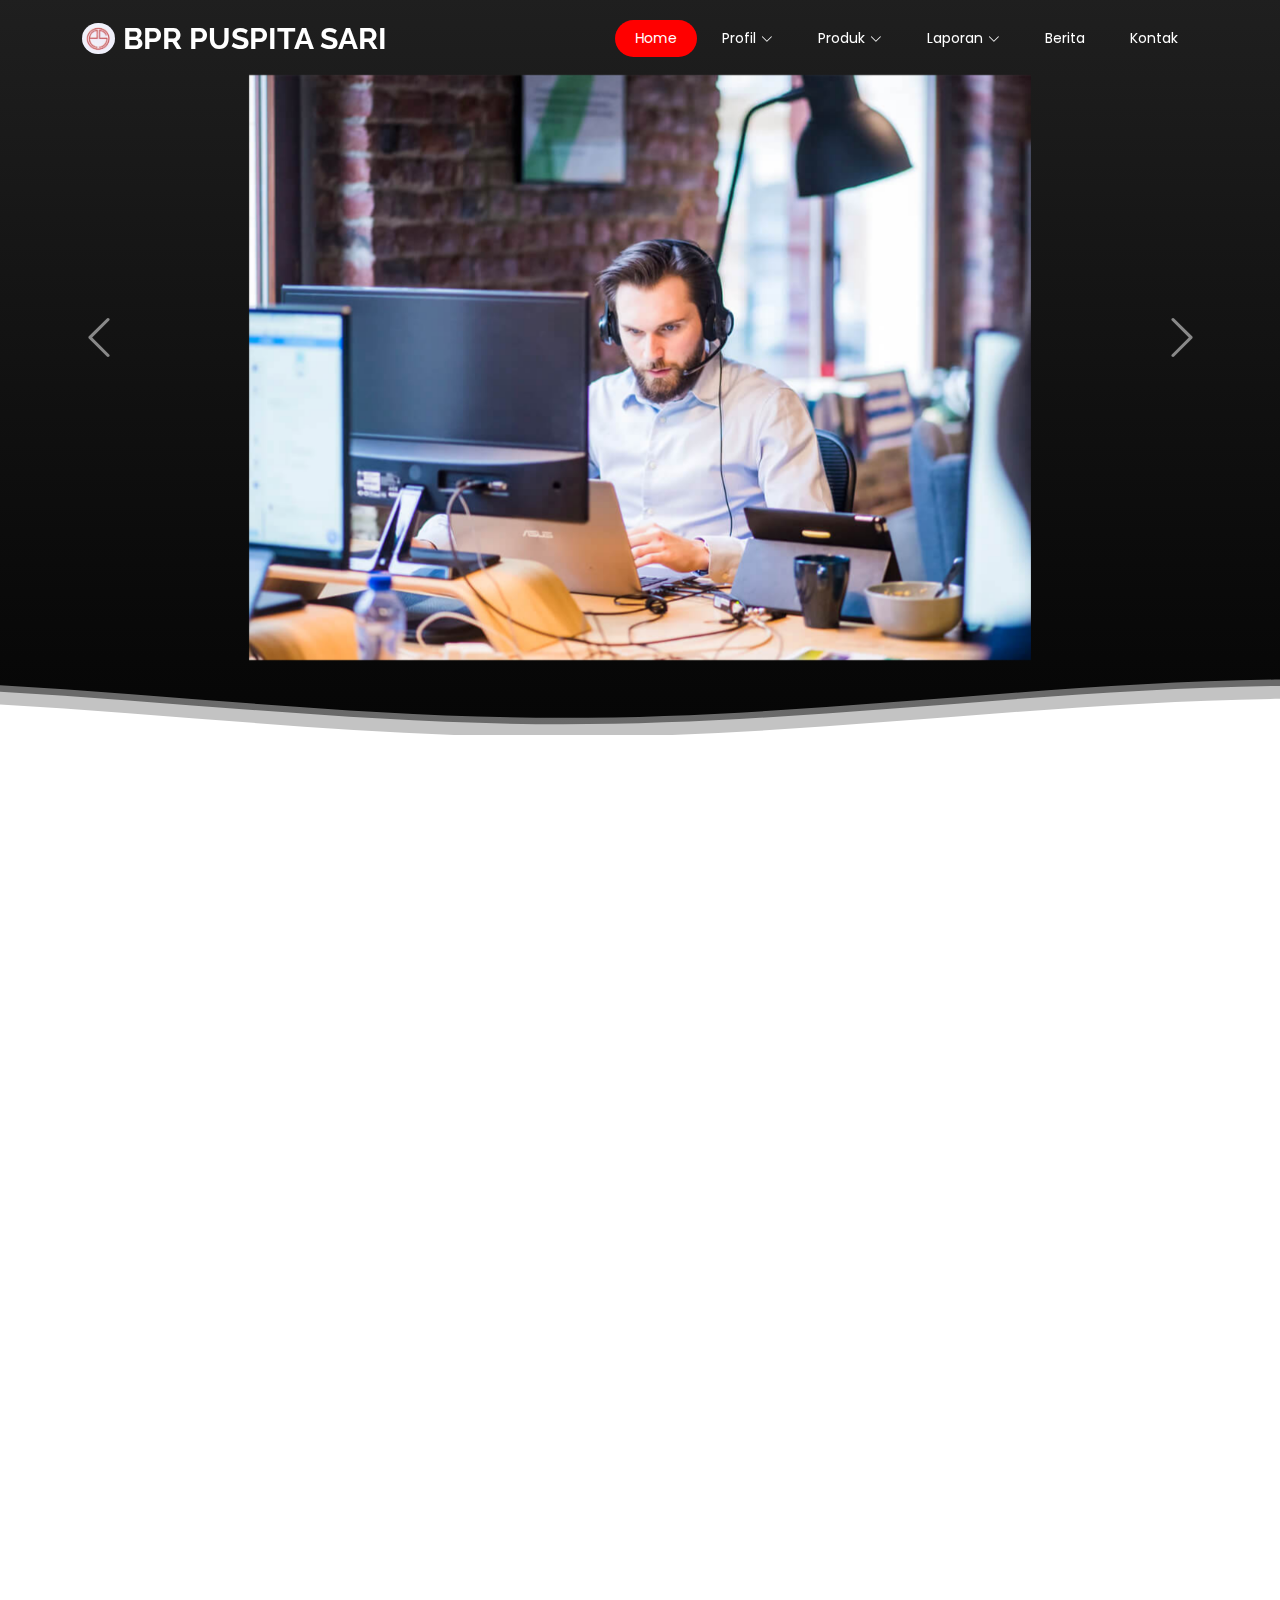
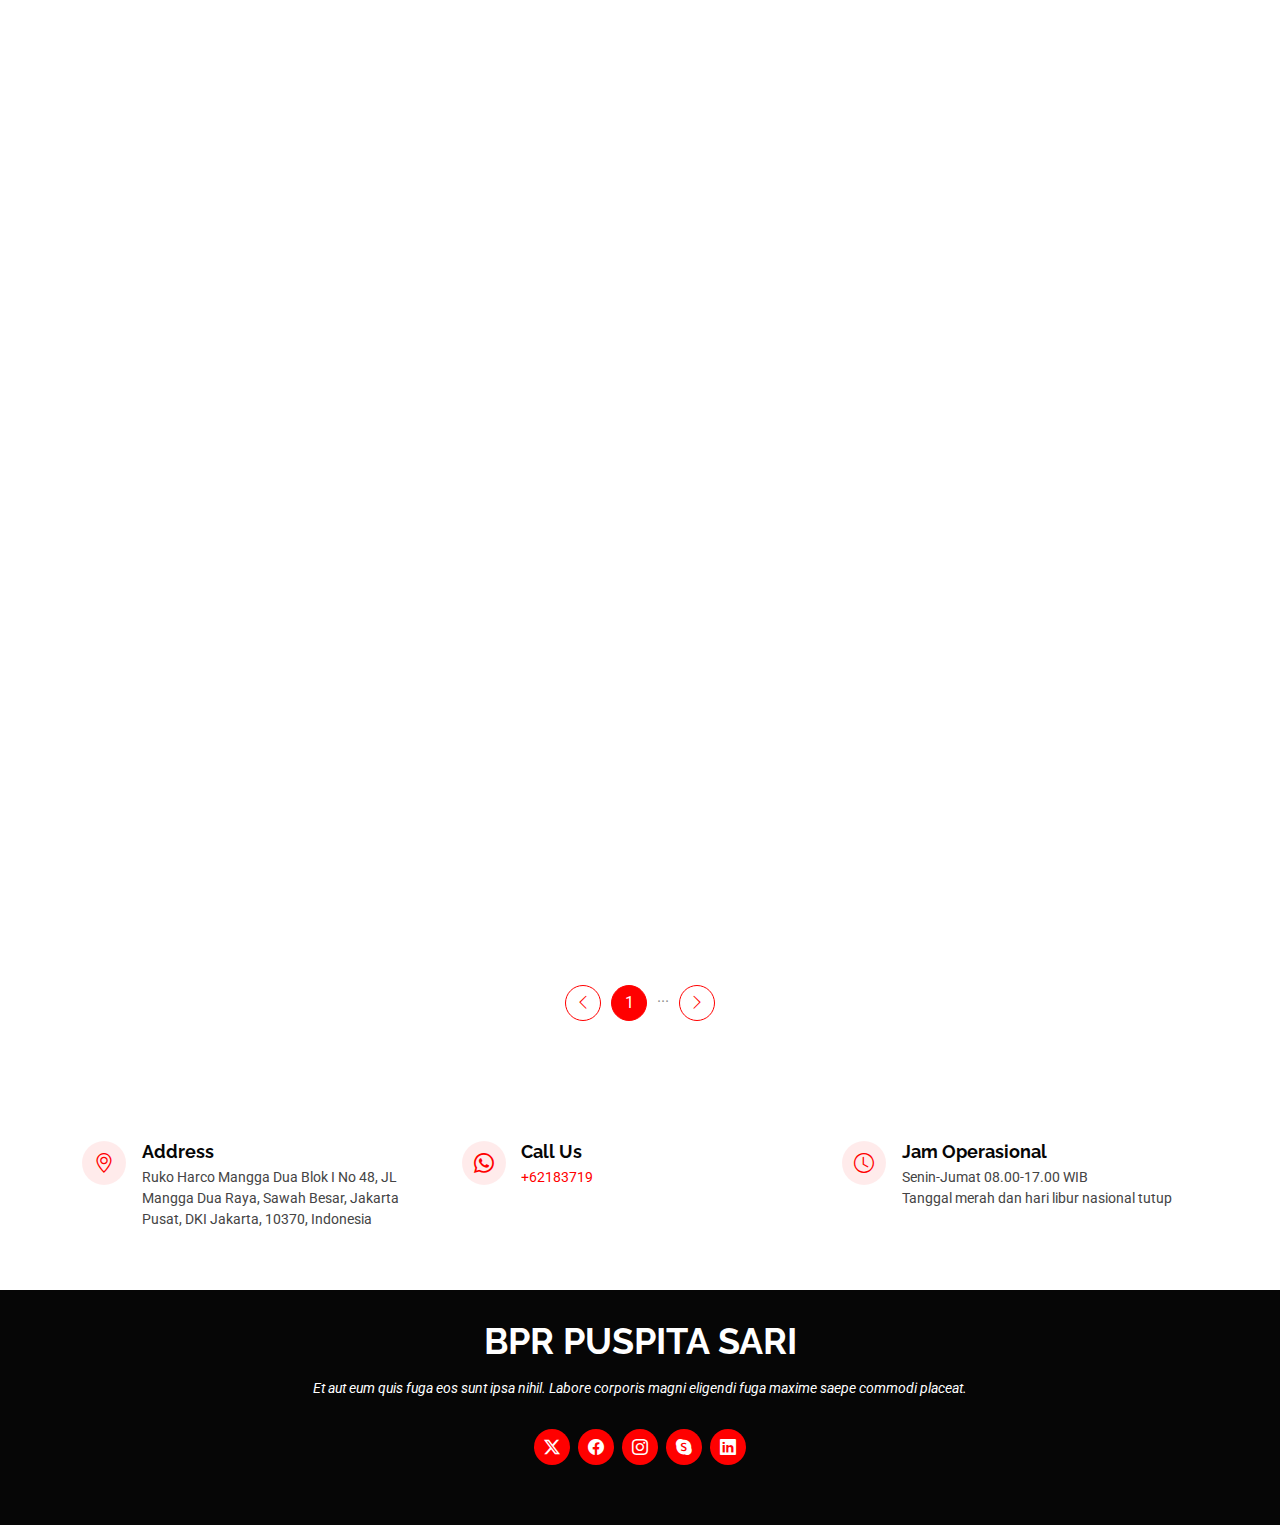
<file: index.html>
<!DOCTYPE html>
<html lang="en">

<head>
  <meta charset="utf-8">
  <meta content="width=device-width, initial-scale=1.0" name="viewport">
  <title>BPR PUSPITA SARI</title>
  <meta name="description" content="">
  <meta name="keywords" content="">

  <!-- Favicons -->
  <link href="assets/img/logo (2).png" rel="icon">
  <link href="assets/img/apple-touch-icon.png" rel="apple-touch-icon">

  <!-- Fonts -->
  <link href="https://fonts.googleapis.com" rel="preconnect">
  <link href="https://fonts.gstatic.com" rel="preconnect" crossorigin>
  <link href="https://fonts.googleapis.com/css2?family=Roboto:ital,wght@0,100;0,300;0,400;0,500;0,700;0,900;1,100;1,300;1,400;1,500;1,700;1,900&family=Poppins:ital,wght@0,100;0,200;0,300;0,400;0,500;0,600;0,700;0,800;0,900;1,100;1,200;1,300;1,400;1,500;1,600;1,700;1,800;1,900&family=Raleway:ital,wght@0,100;0,200;0,300;0,400;0,500;0,600;0,700;0,800;0,900;1,100;1,200;1,300;1,400;1,500;1,600;1,700;1,800;1,900&display=swap" rel="stylesheet">

  <!-- Vendor CSS Files -->
  <link href="assets/vendor/bootstrap/css/bootstrap.min.css" rel="stylesheet">
  <link href="assets/vendor/bootstrap-icons/bootstrap-icons.css" rel="stylesheet">
  <link href="assets/vendor/aos/aos.css" rel="stylesheet">
  <link href="assets/vendor/animate.css/animate.min.css" rel="stylesheet">
  <link href="assets/vendor/glightbox/css/glightbox.min.css" rel="stylesheet">
  <link href="assets/vendor/swiper/swiper-bundle.min.css" rel="stylesheet">

  <!-- Main CSS File -->
  <link href="assets/css/main.css" rel="stylesheet">
</head>

<body class="index-page">

  <header id="header" class="header d-flex align-items-center fixed-top">
    <div class="container-fluid container-xl position-relative d-flex align-items-center justify-content-between">

      <a href="index.html" class="logo d-flex align-items-center">
        <img src="assets/img/logo.jpg" style="border-radius: 50%;" alt="">
        <h1 class="sitename">BPR PUSPITA SARI</h1>
      </a>

      <nav id="navmenu" class="navmenu">
        <ul>
          <li><a href="#hero" class="active">Home</a></li>
          <li class="dropdown"><a href="#"><span>Profil</span> <i class="bi bi-chevron-down toggle-dropdown"></i></a>
            <ul>
              <li><a href="about.html">Tentang Kami</a></li>
              <li><a href="team.html">Manajemen</a></li>
              <li><a href="penghargaan.html">Penghargaan</a></li>
              <li><a href="struktur.html">Struktur Organisasi</a></li>
            </ul>
          </li>
          <li class="dropdown"><a href="#services"><span>Produk</span> <i class="bi bi-chevron-down toggle-dropdown"></i></a>
            <ul>
              <li><a href="tabungan.html">TABUNGAN</a></li>
              <li><a href="deposit.html">DEPOSIT</a></li>
              <li><a href="kredit.html">KREDITKKM</a></li>
            </ul>
          </li>
          <li class="dropdown"><a href="#"><span>Laporan</span> <i class="bi bi-chevron-down toggle-dropdown"></i></a>
            <ul>
              <li><a href="laporanpub.html">Laporan Publikasi</a></li>
              <li><a href="laporanthn.html">Laporan Tahunan</a></li>
              <li><a href="laporantata.html">Laporan Tata Kelola</a></li>
            </ul>
          </li>
          <li><a href="blog.html">Berita</a></li>
          <li><a href="kontak.html">Kontak</a></li>
        </ul>
        <i class="mobile-nav-toggle d-xl-none bi bi-list"></i>
      </nav>

    </div>
  </header>

  <main class="main">

    <!-- Home Section -->
    <section id="hero" class="hero section dark-background">

      <div id="hero-carousel" data-bs-interval="5000" class="container carousel carousel-fade" data-bs-ride="carousel">
    
        <!-- Slide 1 -->
        <div class="carousel-item active text-center">
          <div class="carousel-container">
            <img src="assets/img/blog/blog-1.jpg" class="img-fluid animate__animated animate__fadeInDown" alt="Slide 1" style="max-width: 70%; height: 20%;">
          </div>
        </div>
    
        <!-- Slide 2 -->
        <div class="carousel-item text-center">
          <div class="carousel-container">
            <img src="assets/img/blog/blog-2.jpg" class="img-fluid animate__animated animate__fadeInDown" alt="Slide 2"  style="max-width: 70%; height: 20%;">
          </div>
        </div>
    
        <!-- Slide 3 -->
        <div class="carousel-item text-center">
          <div class="carousel-container">
            <img src="assets/img/blog/blog-3.jpg" class="img-fluid animate__animated animate__fadeInDown" alt="Slide 3"  style="max-width: 70%; height: 20%;">
          </div>
        </div>
    
        <a class="carousel-control-prev" href="#hero-carousel" role="button" data-bs-slide="prev">
          <span class="carousel-control-prev-icon bi bi-chevron-left" aria-hidden="true"></span>
        </a>
    
        <a class="carousel-control-next" href="#hero-carousel" role="button" data-bs-slide="next">
          <span class="carousel-control-next-icon bi bi-chevron-right" aria-hidden="true"></span>
        </a>
    
      </div>
    
      <svg class="hero-waves" xmlns="http://www.w3.org/2000/svg" xmlns:xlink="http://www.w3.org/1999/xlink"
        viewBox="0 24 150 28 " preserveAspectRatio="none">
        <defs>
          <path id="wave-path"
            d="M-160 44c30 0 58-18 88-18s 58 18 88 18 58-18 88-18 58 18 88 18 v44h-352z">
          </path>
        </defs>
        <g class="wave1">
          <use xlink:href="#wave-path" x="50" y="3"></use>
        </g>
        <g class="wave2">
          <use xlink:href="#wave-path" x="50" y="0"></use>
        </g>
        <g class="wave3">
          <use xlink:href="#wave-path" x="50" y="9"></use>
        </g>
      </svg>
    
    </section><!-- /Hero Section -->

    <!-- Features Section -->
    <section id="features" class="features section">

      <div class="container">

        <div class="tab-content" data-aos="fade-up" data-aos-delay="200">
      
          <div class="tab-pane fade active show" id="features-tab-1">
            <div class="row align-items-center text-center">
              <div class="col-lg-6 order-2 order-lg-1 mt-3 mt-lg-0">
                <h1 class="text-center">Voluptatem dignissimos provident quasi corporis voluptates sit assumenda.</h1>
                <p class="fst-italic text-center">
                  Lorem ipsum dolor sit amet, consectetur adipiscing elit, sed do eiusmod tempor incididunt ut labore et dolore
                  magna aliqua.
                </p>
              </div>
              <div class="col-lg-6 order-1 order-lg-2 text-center">
                <img src="assets/img/working-1.jpg" alt="" class="img-fluid">
              </div>
            </div>
          </div><!-- End Tab Content Item -->
      
        </div>
      
      </div>
      

    </section><!-- /Features Section -->

    <!-- Pricing Section -->
    <section id="services" class="pricing section">

      <!-- Section Title -->
      <div class="container section-title" data-aos="fade-up">
        <h2>PRODUK DAN LAYANAN</h2>
        <p>PRODUK DAN LAYANAN</p>
      </div><!-- End Section Title -->

      <div class="container">

        <div class="row gy-3 justify-content-center">

          <div class="col-lg-4" data-aos="fade-up" data-aos-delay="100">
            <div class="pricing-item featured">
              <h3>TABUNGAN</h3>
              <div class="icon">
                <i class="bi bi-cash-stack" style="color: green;font-size: 70px;"></i>
              </div>
              <h1>TABUNGAN</h1>
              <ul>
                <li>Simpan dengan nyaman dan raih hadiah menarik bersama BPR Puspita Sari. Wujudkan impianmu mulai dari sekarang!</li>  
              </ul>
              <div class="btn-wrap">
                <a href="tabungan.html" class="btn-buy">SELENGKAPNYA</a>
              </div>
            </div>
          </div><!-- End Pricing Item -->
        
          <div class="col-lg-4" data-aos="fade-up" data-aos-delay="200">
            <div class="pricing-item featured">
              <h3>DEPOSIT</h3>
              <div class="icon">
                <i class="bi bi-bar-chart" style="color: red;font-size: 70px;"></i>
              </div>
              <h1>DEPOSIT</h1>
              <ul>
                <li>Deposito aman dan bunga kompetitif untuk masa depan finansial yang lebih cerah. Investasi cerdas dimulai di sini!</li>  
              </ul>
              <div class="btn-wrap">
                <a href="deposit.html" class="btn-buy">SELENGKAPNYA</a>
              </div>
            </div>
          </div><!-- End Pricing Item -->
        
          <div class="col-lg-4" data-aos="fade-up" data-aos-delay="400">
            <div class="pricing-item featured">
              <h3>KREDITKKM</h3>
              <div class="icon">
                <i class="bi bi-database-fill" style="font-size: 70px;"></i>
              </div>
              <h1>KREDITKKM</h1>
              <ul>
                <li>Kembangkan usaha kelompokmu lebih mudah bersama BPR Puspita Sari. Solusi ringan untuk mimpi besar!</li>  
              </ul>
              <div class="btn-wrap">
                <a href="kredit.html" class="btn-buy">SELENGKAPNYA</a>
              </div>
            </div>
          </div><!-- End Pricing Item -->
        
        </div>
        

      </div>

    </section>


    <!-- Recent Posts Section -->
    <section id="recent-posts" class="recent-posts section">

      <!-- Section Title -->
      <div class="container section-title" data-aos="fade-up">
        <h2>BERITA</h2>
        <p>BERITA<br></p>
      </div><!-- End Section Title -->

      <div class="container">

        <div class="row gy-4">

          <div class="col-xl-4 col-md-6" data-aos="fade-up" data-aos-delay="100">
            <article>

              <div class="post-img">
                <img src="assets/img/blog/blog-1.jpg" alt="" class="img-fluid">
              </div>

              <p class="post-category">Politics</p>

              <h2 class="title">
                <a href="blog-details.html">Dolorum optio tempore voluptas dignissimos</a>
              </h2>

            </article>
          </div><!-- End post list item -->

          <div class="col-xl-4 col-md-6" data-aos="fade-up" data-aos-delay="200">
            <article>

              <div class="post-img">
                <img src="assets/img/blog/blog-2.jpg" alt="" class="img-fluid">
              </div>

              <p class="post-category">Sports</p>

              <h2 class="title">
                <a href="blog-details.html">Nisi magni odit consequatur autem nulla dolorem</a>
              </h2>

            </article>
          </div><!-- End post list item -->

          <div class="col-xl-4 col-md-6" data-aos="fade-up" data-aos-delay="300">
            <article>

              <div class="post-img">
                <img src="assets/img/blog/blog-3.jpg" alt="" class="img-fluid">
              </div>

              <p class="post-category">Entertainment</p>

              <h2 class="title">
                <a href="blog-details.html">Possimus soluta ut id suscipit ea ut in quo quia et soluta</a>
              </h2>

            </article>
          </div><!-- End post list item -->

        </div><!-- End recent posts list -->

      </div>

    </section><!-- /Recent Posts Section -->
    <section id="blog-pagination" class="blog-pagination section">

      <div class="container">
        <div class="d-flex justify-content-center">
          <ul>
            <li><a href="#blog-pagination"><i class="bi bi-chevron-left"></i></a></li>
            <li><a href="#" class="active">1</a></li>
            <li>...</li>
            <li><a href="blog.html"><i class="bi bi-chevron-right"></i></a></li>
          </ul>
        </div>
      </div>

    </section><!-- /Blog Pagination Section -->

    <!-- Contact Section -->
    <section id="contact" class="contact section">

      <div class="container">
        <div class="row justify-content-between text-start gy-4">
      
          <div class="col-lg-4 d-flex">
            <div class="info-item d-flex">
              <i class="bi bi-geo-alt flex-shrink-0 me-3"></i>
              <div>
                <h3>Address</h3>
                <p>Ruko Harco Mangga Dua Blok I No 48, JL Mangga Dua Raya, Sawah Besar, Jakarta Pusat, DKI Jakarta, 10370, Indonesia</p>
              </div>
            </div>
          </div>

          <div class="col-lg-4 d-flex">
            <div class="info-item d-flex">
              <i class="bi bi-whatsapp flex-shrink-0"></i>
              <div>
                <h3>Call Us</h3>
                <a href="https://wa.me/628?text=Halo%20saya%20ingin%20menghubungi%20Anda" target="_blank">
                  <p>+62183719</p>
                </a>
              </div>
            </div>
        </div>
      
          <div class="col-lg-4 d-flex">
            <div class="info-item d-flex">
              <i class="bi bi-clock flex-shrink-0 me-3"></i>
              <div>
                <h3>Jam Operasional</h3>
                <p>Senin-Jumat
                  08.00-17.00 WIB</p>
                  
                 <p>Tanggal merah dan hari libur nasional tutup</p>
              </div>
            </div>
          </div>
      
        </div>
      </div>      

      </div>

    </section><!-- /Contact Section -->

  </main>

  <footer id="footer" class="footer dark-background">
    <div class="container">
      <h3 class="sitename">BPR PUSPITA SARI</h3>
      <p>Et aut eum quis fuga eos sunt ipsa nihil. Labore corporis magni eligendi fuga maxime saepe commodi placeat.</p>
      <div class="social-links d-flex justify-content-center">
        <a href=""><i class="bi bi-twitter-x"></i></a>
        <a href=""><i class="bi bi-facebook"></i></a>
        <a href=""><i class="bi bi-instagram"></i></a>
        <a href=""><i class="bi bi-skype"></i></a>
        <a href=""><i class="bi bi-linkedin"></i></a>
      </div>
    </div>
  </footer>

  <!-- Scroll Top -->
  <a href="#" id="scroll-top" class="scroll-top d-flex align-items-center justify-content-center"><i class="bi bi-arrow-up-short"></i></a>

  <!-- Preloader -->
  <div id="preloader"></div>

  <!-- Vendor JS Files -->
  <script src="assets/vendor/bootstrap/js/bootstrap.bundle.min.js"></script>
  <script src="assets/vendor/php-email-form/validate.js"></script>
  <script src="assets/vendor/aos/aos.js"></script>
  <script src="assets/vendor/glightbox/js/glightbox.min.js"></script>
  <script src="assets/vendor/imagesloaded/imagesloaded.pkgd.min.js"></script>
  <script src="assets/vendor/isotope-layout/isotope.pkgd.min.js"></script>
  <script src="assets/vendor/swiper/swiper-bundle.min.js"></script>

  <!-- Main JS File -->
  <script src="assets/js/main.js"></script>

</body>

</html>
</file>
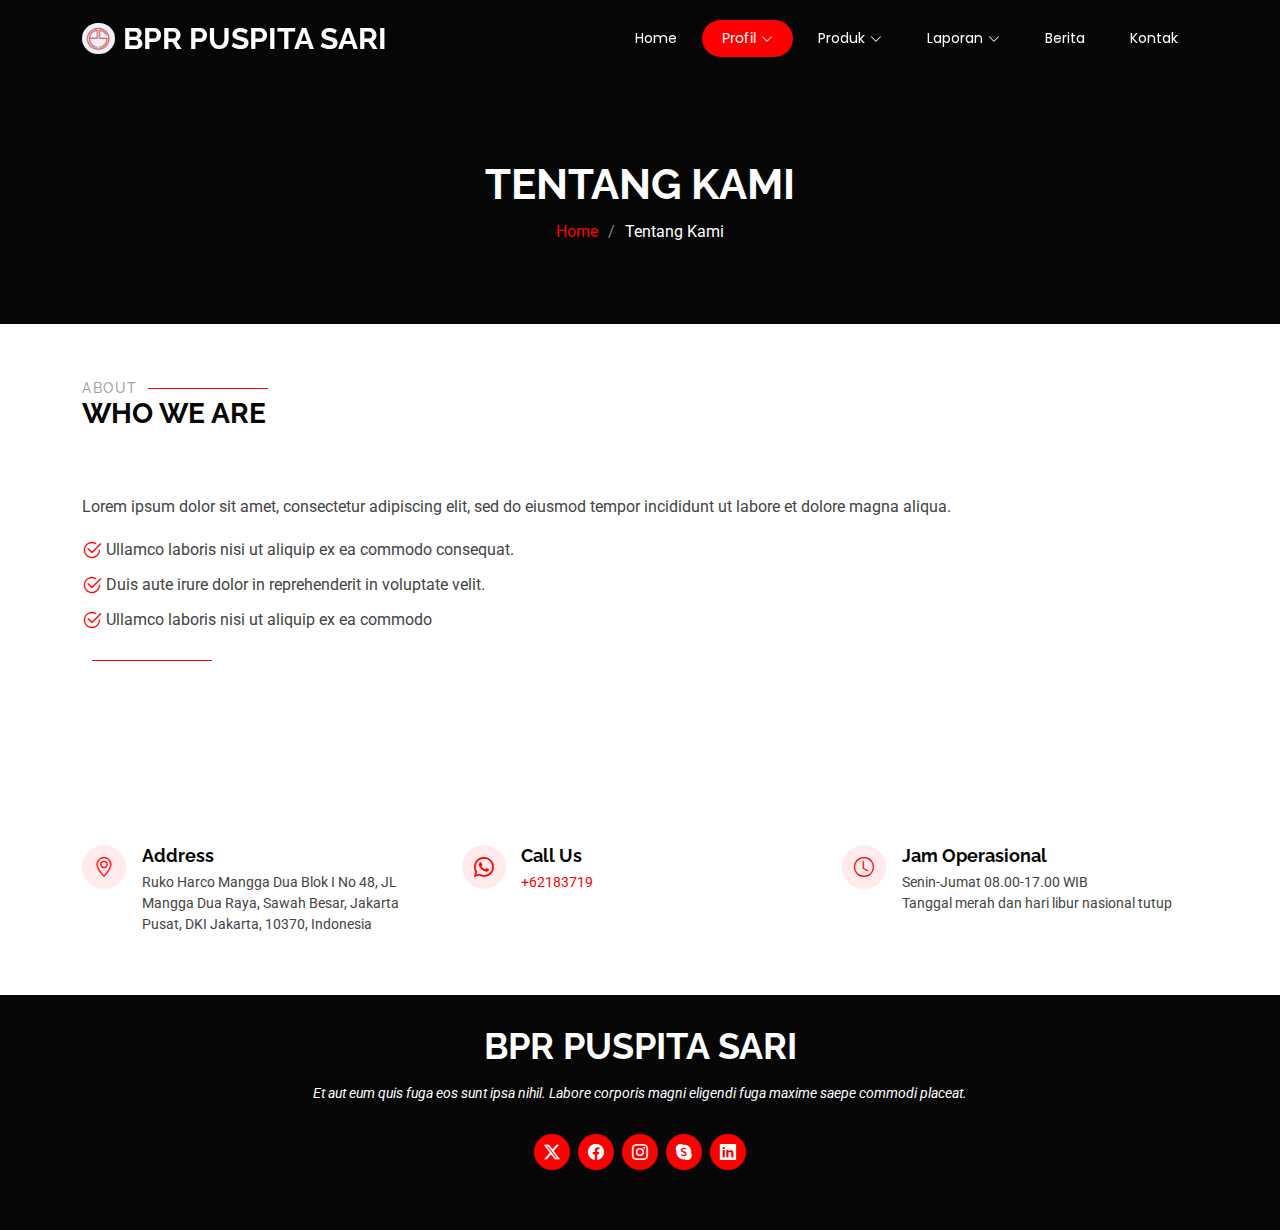
<file: about.html>
<!DOCTYPE html>
<html lang="en">

<head>
  <meta charset="utf-8">
  <meta content="width=device-width, initial-scale=1.0" name="viewport">
  <title>Profil - BPR PUSPITA SARI</title>
  <meta name="description" content="">
  <meta name="keywords" content="">

  <!-- Favicons -->
  <link href="assets/img/logo (2).png" rel="icon">
  <link href="assets/img/apple-touch-icon.png" rel="apple-touch-icon">

  <!-- Fonts -->
  <link href="https://fonts.googleapis.com" rel="preconnect">
  <link href="https://fonts.gstatic.com" rel="preconnect" crossorigin>
  <link href="https://fonts.googleapis.com/css2?family=Roboto:ital,wght@0,100;0,300;0,400;0,500;0,700;0,900;1,100;1,300;1,400;1,500;1,700;1,900&family=Poppins:ital,wght@0,100;0,200;0,300;0,400;0,500;0,600;0,700;0,800;0,900;1,100;1,200;1,300;1,400;1,500;1,600;1,700;1,800;1,900&family=Raleway:ital,wght@0,100;0,200;0,300;0,400;0,500;0,600;0,700;0,800;0,900;1,100;1,200;1,300;1,400;1,500;1,600;1,700;1,800;1,900&display=swap" rel="stylesheet">

  <!-- Vendor CSS Files -->
  <link href="assets/vendor/bootstrap/css/bootstrap.min.css" rel="stylesheet">
  <link href="assets/vendor/bootstrap-icons/bootstrap-icons.css" rel="stylesheet">
  <link href="assets/vendor/aos/aos.css" rel="stylesheet">
  <link href="assets/vendor/animate.css/animate.min.css" rel="stylesheet">
  <link href="assets/vendor/glightbox/css/glightbox.min.css" rel="stylesheet">
  <link href="assets/vendor/swiper/swiper-bundle.min.css" rel="stylesheet">

  <!-- Main CSS File -->
  <link href="assets/css/main.css" rel="stylesheet">
</head>

<body class="blog-page">

  <header id="header" class="header d-flex align-items-center fixed-top">
    <div class="container-fluid container-xl position-relative d-flex align-items-center justify-content-between">

      <a href="index.html" class="logo d-flex align-items-center">
        <img src="assets/img/logo.jpg" style="border-radius: 50%;" alt="">
        <h1 class="sitename">BPR PUSPITA SARI</h1>
      </a>

      <nav id="navmenu" class="navmenu">
        <ul>
          <li><a href="index.html">Home</a></li>
          <li class="dropdown"><a href="#" class="active"><span>Profil</span> <i class="bi bi-chevron-down toggle-dropdown"></i></a>
            <ul>
              <li><a href="about.html">Tentang Kami</a></li>
              <li><a href="team.html">Manajemen</a></li>
              <li><a href="penghargaan.html">Penghargaan</a></li>
              <li><a href="struktur.html">Struktur Organisasi</a></li>
            </ul>
          </li>
          <li class="dropdown"><a href="#services"><span>Produk</span> <i class="bi bi-chevron-down toggle-dropdown"></i></a>
            <ul>
              <li><a href="tabungan.html">TABUNGAN</a></li>
              <li><a href="deposit.html">DEPOSIT</a></li>
              <li><a href="kredit.html">KREDITKKM</a></li>
            </ul>
          </li>
          <li class="dropdown"><a href="#"><span>Laporan</span> <i class="bi bi-chevron-down toggle-dropdown"></i></a>
            <ul>
              <li><a href="laporanpub.html">Laporan Publikasi</a></li>
              <li><a href="laporanthn.html">Laporan Tahunan</a></li>
              <li><a href="laporantata.html">Laporan Tata Kelola</a></li>
            </ul>
          </li>
          <li><a href="blog.html">Berita</a></li>
          <li><a href="kontak.html">Kontak</a></li>
        </ul>
        <i class="mobile-nav-toggle d-xl-none bi bi-list"></i>
      </nav>

    </div>
  </header>

  <main class="main">

    <!-- Page Title -->
    <div class="page-title dark-background">
      <div class="container position-relative">
        <h1>TENTANG KAMI</h1>
        <nav class="breadcrumbs">
          <ol>
            <li><a href="index.html">Home</a></li>
            <li class="current">Tentang Kami</li>
          </ol>
        </nav>
      </div>
    </div><!-- End Page Title -->

    <section id="about" class="about section">
      <div class="container section-title" data-aos="fade-up">
        <h2>About</h2>
        <p>Who we are</p>
      </div>

      <div class="container">

        <div class="row gy-4">

          <div data-aos="fade-up" data-aos-delay="100">
            <p>
              Lorem ipsum dolor sit amet, consectetur adipiscing elit, sed do eiusmod tempor incididunt ut labore et dolore
              magna aliqua.
            </p>
            <ul>
              <li><i class="bi bi-check2-circle"></i> <span>Ullamco laboris nisi ut aliquip ex ea commodo consequat.</span></li>
              <li><i class="bi bi-check2-circle"></i> <span>Duis aute irure dolor in reprehenderit in voluptate velit.</span></li>
              <li><i class="bi bi-check2-circle"></i> <span>Ullamco laboris nisi ut aliquip ex ea commodo</span></li>
            </ul>
          </div>

        </div>

      </div>
      <div class="container section-title" data-aos="fade-up">
        <h2></h2>
      </div>

    </section>

    <section id="contact" class="contact section">

      <div class="container">
        <div class="row justify-content-between text-start gy-4">
      
          <div class="col-lg-4 d-flex">
            <div class="info-item d-flex">
              <i class="bi bi-geo-alt flex-shrink-0 me-3"></i>
              <div>
                <h3>Address</h3>
                <p>Ruko Harco Mangga Dua Blok I No 48, JL Mangga Dua Raya, Sawah Besar, Jakarta Pusat, DKI Jakarta, 10370, Indonesia</p>
              </div>
            </div>
          </div>

          <div class="col-lg-4 d-flex">
            <div class="info-item d-flex">
              <i class="bi bi-whatsapp flex-shrink-0"></i>
              <div>
                <h3>Call Us</h3>
                <a href="https://wa.me/628?text=Halo%20saya%20ingin%20menghubungi%20Anda" target="_blank">
                  <p>+62183719</p>
                </a>
              </div>
            </div>
        </div>
      
          <div class="col-lg-4 d-flex">
            <div class="info-item d-flex">
              <i class="bi bi-clock flex-shrink-0 me-3"></i>
              <div>
                <h3>Jam Operasional</h3>
                <p>Senin-Jumat
                  08.00-17.00 WIB</p>
                  
                 <p>Tanggal merah dan hari libur nasional tutup</p>
              </div>
            </div>
          </div>
      
        </div>
      </div>      

      </div>

    </section><!-- /Contact Section -->
  </main>

  <footer id="footer" class="footer dark-background">
    <div class="container">
      <h3 class="sitename">BPR PUSPITA SARI</h3>
      <p>Et aut eum quis fuga eos sunt ipsa nihil. Labore corporis magni eligendi fuga maxime saepe commodi placeat.</p>
      <div class="social-links d-flex justify-content-center">
        <a href=""><i class="bi bi-twitter-x"></i></a>
        <a href=""><i class="bi bi-facebook"></i></a>
        <a href=""><i class="bi bi-instagram"></i></a>
        <a href=""><i class="bi bi-skype"></i></a>
        <a href=""><i class="bi bi-linkedin"></i></a>
      </div>
    </div>
  </footer>

  <!-- Scroll Top -->
  <a href="#" id="scroll-top" class="scroll-top d-flex align-items-center justify-content-center"><i class="bi bi-arrow-up-short"></i></a>

  <!-- Preloader -->
  <div id="preloader"></div>

  <!-- Vendor JS Files -->
  <script src="assets/vendor/bootstrap/js/bootstrap.bundle.min.js"></script>
  <script src="assets/vendor/php-email-form/validate.js"></script>
  <script src="assets/vendor/aos/aos.js"></script>
  <script src="assets/vendor/glightbox/js/glightbox.min.js"></script>
  <script src="assets/vendor/imagesloaded/imagesloaded.pkgd.min.js"></script>
  <script src="assets/vendor/isotope-layout/isotope.pkgd.min.js"></script>
  <script src="assets/vendor/swiper/swiper-bundle.min.js"></script>

  <!-- Main JS File -->
  <script src="assets/js/main.js"></script>

</body>

</html>
</file>
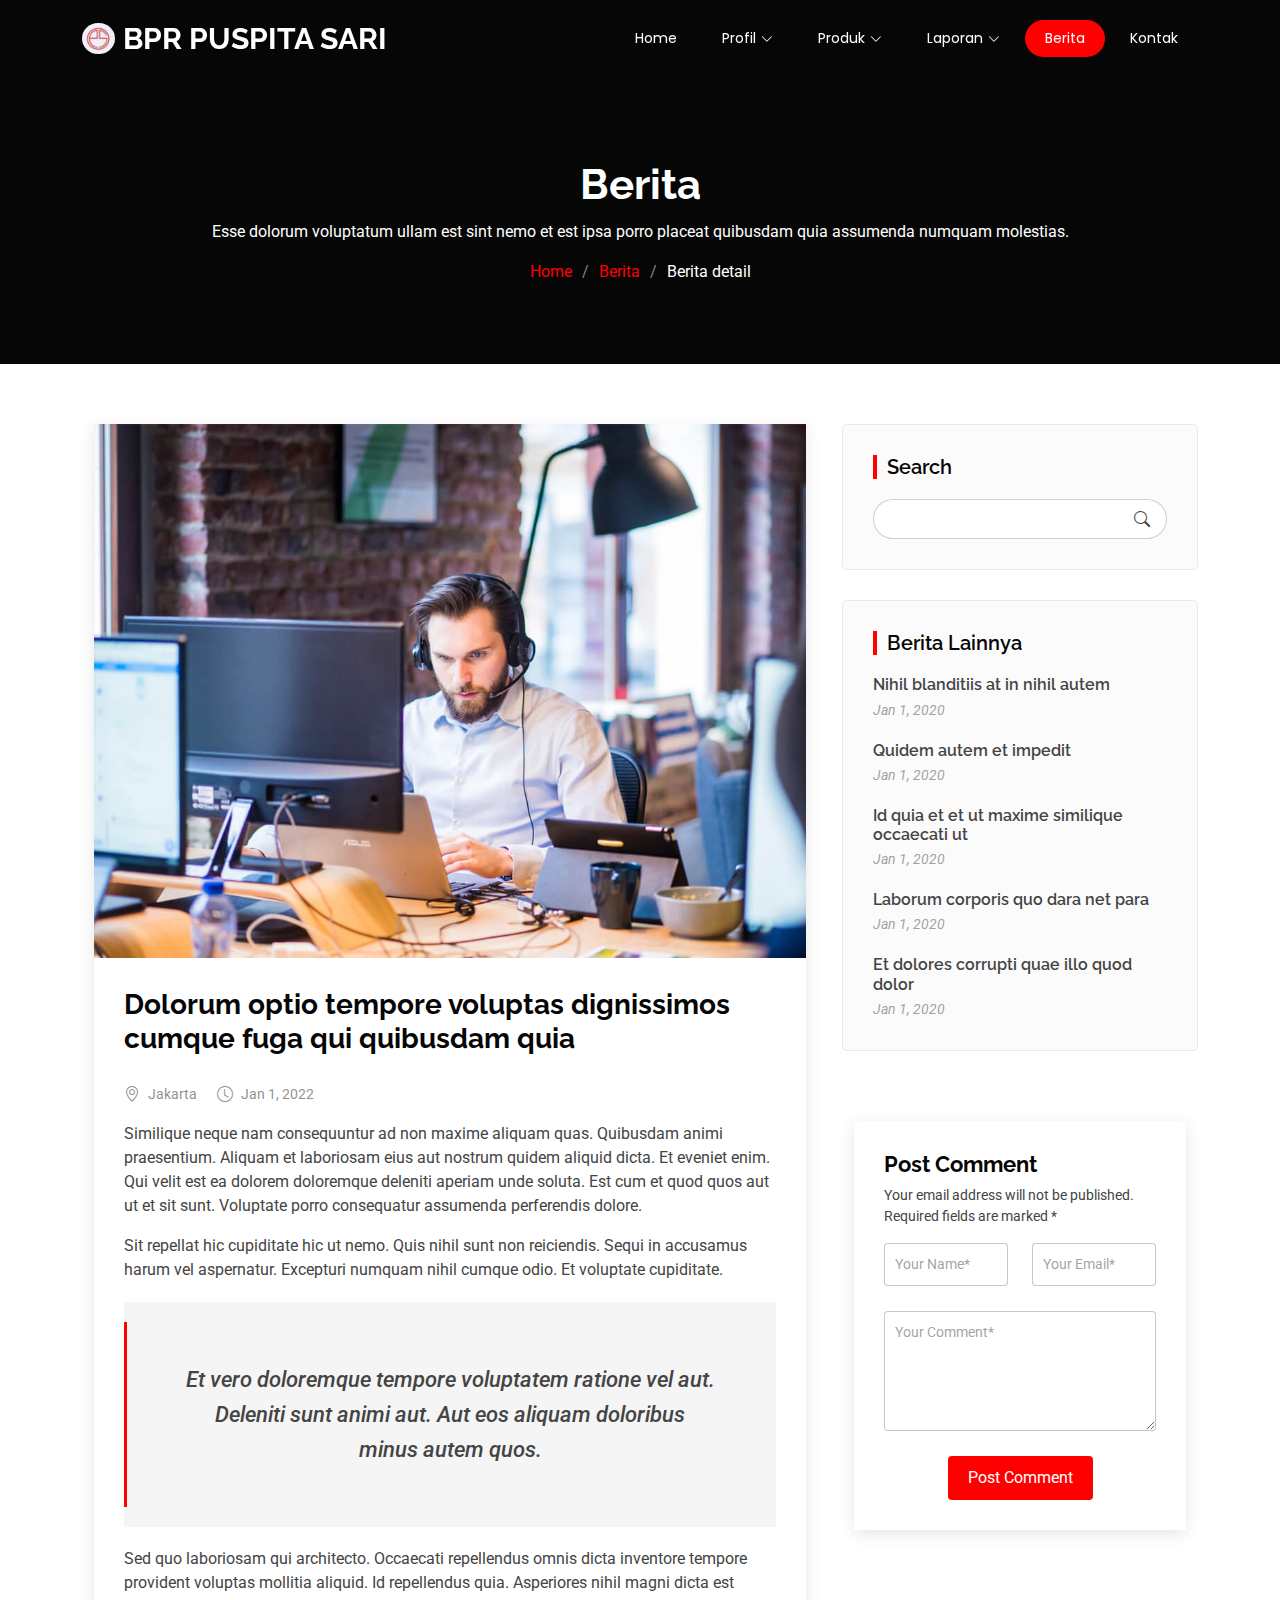
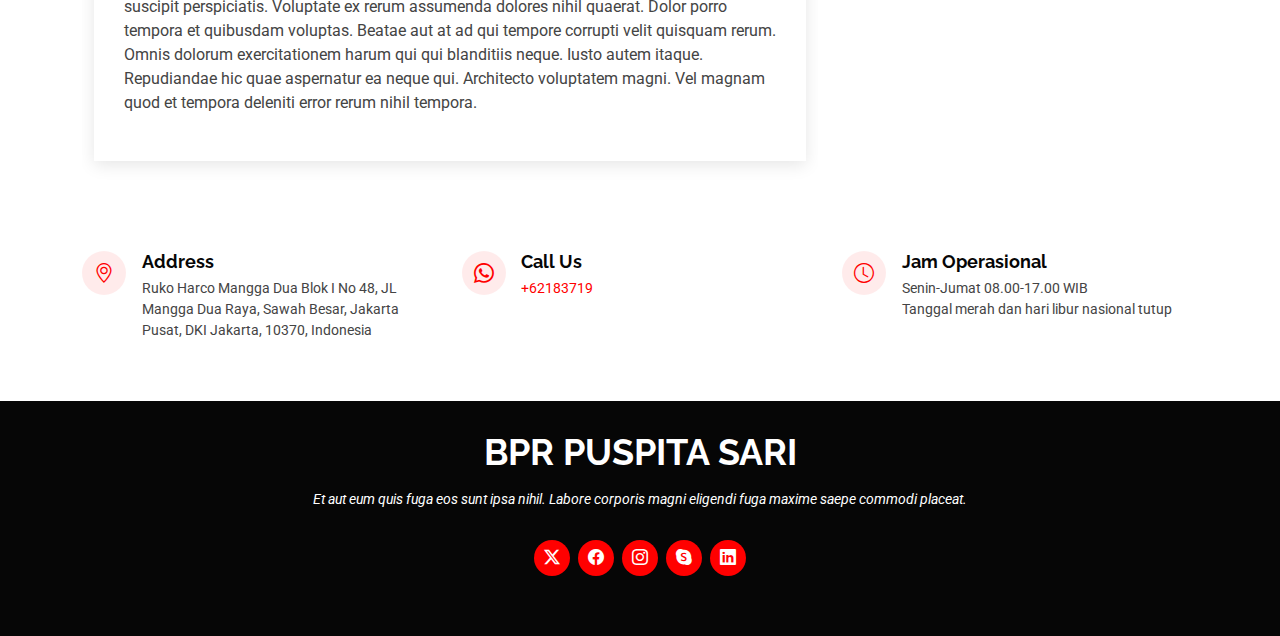
<file: blog-details.html>
<!DOCTYPE html>
<html lang="en">

<head>
  <meta charset="utf-8">
  <meta content="width=device-width, initial-scale=1.0" name="viewport">
  <title>Berita - BPR PUSPITA SARI</title>
  <meta name="description" content="">
  <meta name="keywords" content="">

  <!-- Favicons -->
  <link href="assets/img/logo (2).png" rel="icon">
  <link href="assets/img/apple-touch-icon.png" rel="apple-touch-icon">

  <!-- Fonts -->
  <link href="https://fonts.googleapis.com" rel="preconnect">
  <link href="https://fonts.gstatic.com" rel="preconnect" crossorigin>
  <link href="https://fonts.googleapis.com/css2?family=Roboto:ital,wght@0,100;0,300;0,400;0,500;0,700;0,900;1,100;1,300;1,400;1,500;1,700;1,900&family=Poppins:ital,wght@0,100;0,200;0,300;0,400;0,500;0,600;0,700;0,800;0,900;1,100;1,200;1,300;1,400;1,500;1,600;1,700;1,800;1,900&family=Raleway:ital,wght@0,100;0,200;0,300;0,400;0,500;0,600;0,700;0,800;0,900;1,100;1,200;1,300;1,400;1,500;1,600;1,700;1,800;1,900&display=swap" rel="stylesheet">

  <!-- Vendor CSS Files -->
  <link href="assets/vendor/bootstrap/css/bootstrap.min.css" rel="stylesheet">
  <link href="assets/vendor/bootstrap-icons/bootstrap-icons.css" rel="stylesheet">
  <link href="assets/vendor/aos/aos.css" rel="stylesheet">
  <link href="assets/vendor/animate.css/animate.min.css" rel="stylesheet">
  <link href="assets/vendor/glightbox/css/glightbox.min.css" rel="stylesheet">
  <link href="assets/vendor/swiper/swiper-bundle.min.css" rel="stylesheet">

  <!-- Main CSS File -->
  <link href="assets/css/main.css" rel="stylesheet">
</head>

<body class="blog-details-page">

  <header id="header" class="header d-flex align-items-center fixed-top">
    <div class="container-fluid container-xl position-relative d-flex align-items-center justify-content-between">

      <a href="index.html" class="logo d-flex align-items-center">
        <img src="assets/img/logo.jpg" style="border-radius: 50%;" alt="">
        <h1 class="sitename">BPR PUSPITA SARI</h1>
      </a>

      <nav id="navmenu" class="navmenu">
        <ul>
          <li><a href="index.html">Home</a></li>
          <li class="dropdown"><a href="#"><span>Profil</span> <i class="bi bi-chevron-down toggle-dropdown"></i></a>
            <ul>
              <li><a href="about.html">Tentang Kami</a></li>
              <li><a href="team.html">Manajemen</a></li>
              <li><a href="penghargaan.html">Penghargaan</a></li>
              <li><a href="struktur.html">Struktur Organisasi</a></li>
            </ul>
          </li>
          <li class="dropdown"><a href="#services"><span>Produk</span> <i class="bi bi-chevron-down toggle-dropdown"></i></a>
            <ul>
              <li><a href="tabungan.html">TABUNGAN</a></li>
              <li><a href="deposit.html">DEPOSIT</a></li>
              <li><a href="kredit.html">KREDITKKM</a></li>
            </ul>
          </li>
          <li class="dropdown"><a href="#"><span>Laporan</span> <i class="bi bi-chevron-down toggle-dropdown"></i></a>
            <ul>
              <li><a href="laporanpub.html">Laporan Publikasi</a></li>
              <li><a href="laporanthn.html">Laporan Tahunan</a></li>
              <li><a href="laporantata.html">Laporan Tata Kelola</a></li>
            </ul>
          </li>
          <li><a href="blog.html" class="active">Berita</a></li>
          <li><a href="kontak.html">Kontak</a></li>
        </ul>
        <i class="mobile-nav-toggle d-xl-none bi bi-list"></i>
      </nav>

    </div>
  </header>

  <main class="main">

    <!-- Page Title -->
    <div class="page-title dark-background">
      <div class="container position-relative">
        <h1>Berita</h1>
        <p>Esse dolorum voluptatum ullam est sint nemo et est ipsa porro placeat quibusdam quia assumenda numquam molestias.</p>
        <nav class="breadcrumbs">
          <ol>
            <li><a href="index.html">Home</a></li>
            <li><a href="blog.html">Berita</a></li>
            <li class="current">Berita detail</li>
          </ol>
        </nav>
      </div>
    </div><!-- End Page Title -->

    <div class="container">
      <div class="row">

        <div class="col-lg-8">

          <!-- Blog Details Section -->
          <section id="blog-details" class="blog-details section">
            <div class="container">

              <article class="article">

                <div class="post-img">
                  <img src="assets/img/blog/blog-1.jpg" alt="" class="img-fluid">
                </div>

                <h2 class="title">Dolorum optio tempore voluptas dignissimos cumque fuga qui quibusdam quia</h2>

                <div class="meta-top">
                  <ul>
                    <li class="d-flex align-items-center"><i class="bi bi-geo-alt"></i> <a href="blog-details.html">Jakarta</a></li>
                    <li class="d-flex align-items-center"><i class="bi bi-clock"></i> <a href="blog-details.html"><time datetime="2020-01-01">Jan 1, 2022</time></a></li>
                  </ul>
                </div><!-- End meta top -->

                <div class="content">
                  <p>
                    Similique neque nam consequuntur ad non maxime aliquam quas. Quibusdam animi praesentium. Aliquam et laboriosam eius aut nostrum quidem aliquid dicta.
                    Et eveniet enim. Qui velit est ea dolorem doloremque deleniti aperiam unde soluta. Est cum et quod quos aut ut et sit sunt. Voluptate porro consequatur assumenda perferendis dolore.
                  </p>

                  <p>
                    Sit repellat hic cupiditate hic ut nemo. Quis nihil sunt non reiciendis. Sequi in accusamus harum vel aspernatur. Excepturi numquam nihil cumque odio. Et voluptate cupiditate.
                  </p>

                  <blockquote>
                    <p>
                      Et vero doloremque tempore voluptatem ratione vel aut. Deleniti sunt animi aut. Aut eos aliquam doloribus minus autem quos.
                    </p>
                  </blockquote>

                  <p>
                    Sed quo laboriosam qui architecto. Occaecati repellendus omnis dicta inventore tempore provident voluptas mollitia aliquid. Id repellendus quia. Asperiores nihil magni dicta est suscipit perspiciatis. Voluptate ex rerum assumenda dolores nihil quaerat.
                    Dolor porro tempora et quibusdam voluptas. Beatae aut at ad qui tempore corrupti velit quisquam rerum. Omnis dolorum exercitationem harum qui qui blanditiis neque.
                    Iusto autem itaque. Repudiandae hic quae aspernatur ea neque qui. Architecto voluptatem magni. Vel magnam quod et tempora deleniti error rerum nihil tempora.
                  </p>
                </div><!-- End post content -->

              </article>

            </div>
          </section><!-- /Blog Details Section -->

        </div>

        <div class="col-lg-4 sidebar">

          <div class="widgets-container">

            <!-- Search Widget -->
            <div class="search-widget widget-item">

              <h3 class="widget-title">Search</h3>
              <form action="">
                <input type="text">
                <button type="submit" title="Search"><i class="bi bi-search"></i></button>
              </form>

            </div><!--/Search Widget -->

            <!-- Recent Posts Widget -->
            <div class="recent-posts-widget widget-item">

              <h3 class="widget-title">Berita Lainnya</h3>

              <div class="post-item">
                <h4><a href="blog-details.html">Nihil blanditiis at in nihil autem</a></h4>
                <time datetime="2020-01-01">Jan 1, 2020</time>
              </div><!-- End recent post item-->

              <div class="post-item">
                <h4><a href="blog-details.html">Quidem autem et impedit</a></h4>
                <time datetime="2020-01-01">Jan 1, 2020</time>
              </div><!-- End recent post item-->

              <div class="post-item">
                <h4><a href="blog-details.html">Id quia et et ut maxime similique occaecati ut</a></h4>
                <time datetime="2020-01-01">Jan 1, 2020</time>
              </div><!-- End recent post item-->

              <div class="post-item">
                <h4><a href="blog-details.html">Laborum corporis quo dara net para</a></h4>
                <time datetime="2020-01-01">Jan 1, 2020</time>
              </div><!-- End recent post item-->

              <div class="post-item">
                <h4><a href="blog-details.html">Et dolores corrupti quae illo quod dolor</a></h4>
                <time datetime="2020-01-01">Jan 1, 2020</time>
              </div><!-- End recent post item-->

            </div><!--/Recent Posts Widget -->

            <!-- Comment Form Section -->
          <section id="comment-form" class="comment-form section">
            <div class="container">

              <form action="">

                <h4>Post Comment</h4>
                <p>Your email address will not be published. Required fields are marked * </p>
                <div class="row">
                  <div class="col-md-6 form-group">
                    <input name="name" type="text" class="form-control" placeholder="Your Name*">
                  </div>
                  <div class="col-md-6 form-group">
                    <input name="email" type="text" class="form-control" placeholder="Your Email*">
                  </div>
                </div>
                <div class="row">
                  <div class="col form-group">
                    <textarea name="comment" class="form-control" placeholder="Your Comment*"></textarea>
                  </div>
                </div>

                <div class="text-center">
                  <button type="submit" class="btn btn-primary">Post Comment</button>
                </div>

              </form>

            </div>
          </section><!-- /Comment Form Section -->

          </div>

        </div>

      </div>
    </div>

    <section id="contact" class="contact section">

      <div class="container">
        <div class="row justify-content-between text-start gy-4">
      
          <div class="col-lg-4 d-flex">
            <div class="info-item d-flex">
              <i class="bi bi-geo-alt flex-shrink-0 me-3"></i>
              <div>
                <h3>Address</h3>
                <p>Ruko Harco Mangga Dua Blok I No 48, JL Mangga Dua Raya, Sawah Besar, Jakarta Pusat, DKI Jakarta, 10370, Indonesia</p>
              </div>
            </div>
          </div>

          <div class="col-lg-4 d-flex">
            <div class="info-item d-flex">
              <i class="bi bi-whatsapp flex-shrink-0"></i>
              <div>
                <h3>Call Us</h3>
                <a href="https://wa.me/628577?text=Halo%20saya%20ingin%20menghubungi%20Anda" target="_blank">
                  <p>+62183719</p>
                </a>
              </div>
            </div>
        </div>
      
          <div class="col-lg-4 d-flex">
            <div class="info-item d-flex">
              <i class="bi bi-clock flex-shrink-0 me-3"></i>
              <div>
                <h3>Jam Operasional</h3>
                <p>Senin-Jumat
                  08.00-17.00 WIB</p>
                  
                 <p>Tanggal merah dan hari libur nasional tutup</p>
              </div>
            </div>
          </div>
      
        </div>
      </div>      

      </div>

    </section><!-- /Contact Section --> 

  </main>

  <footer id="footer" class="footer dark-background">
    <div class="container">
      <h3 class="sitename">BPR PUSPITA SARI</h3>
      <p>Et aut eum quis fuga eos sunt ipsa nihil. Labore corporis magni eligendi fuga maxime saepe commodi placeat.</p>
      <div class="social-links d-flex justify-content-center">
        <a href=""><i class="bi bi-twitter-x"></i></a>
        <a href=""><i class="bi bi-facebook"></i></a>
        <a href=""><i class="bi bi-instagram"></i></a>
        <a href=""><i class="bi bi-skype"></i></a>
        <a href=""><i class="bi bi-linkedin"></i></a>
      </div>
    </div>
  </footer>

  <!-- Scroll Top -->
  <a href="#" id="scroll-top" class="scroll-top d-flex align-items-center justify-content-center"><i class="bi bi-arrow-up-short"></i></a>

  <!-- Preloader -->
  <div id="preloader"></div>

  <!-- Vendor JS Files -->
  <script src="assets/vendor/bootstrap/js/bootstrap.bundle.min.js"></script>
  <script src="assets/vendor/php-email-form/validate.js"></script>
  <script src="assets/vendor/aos/aos.js"></script>
  <script src="assets/vendor/glightbox/js/glightbox.min.js"></script>
  <script src="assets/vendor/imagesloaded/imagesloaded.pkgd.min.js"></script>
  <script src="assets/vendor/isotope-layout/isotope.pkgd.min.js"></script>
  <script src="assets/vendor/swiper/swiper-bundle.min.js"></script>

  <!-- Main JS File -->
  <script src="assets/js/main.js"></script>

</body>

</html>
</file>
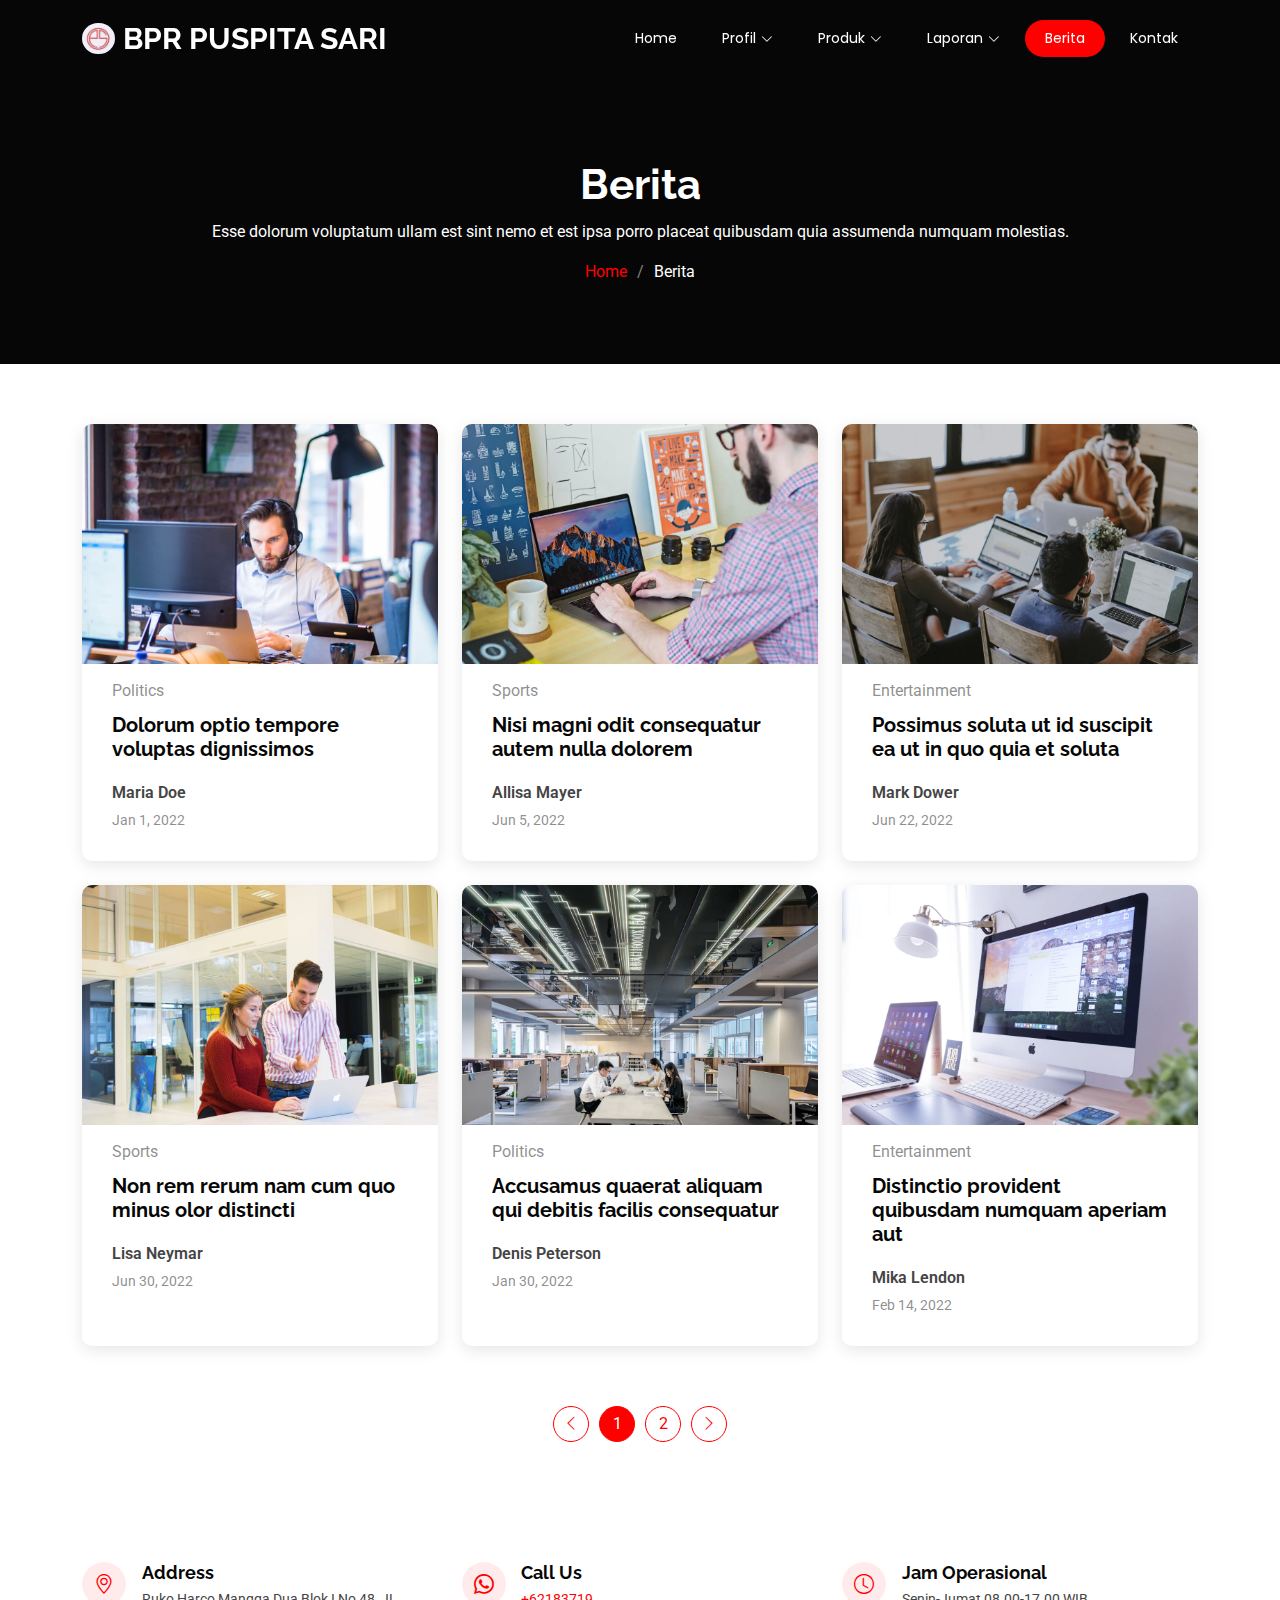
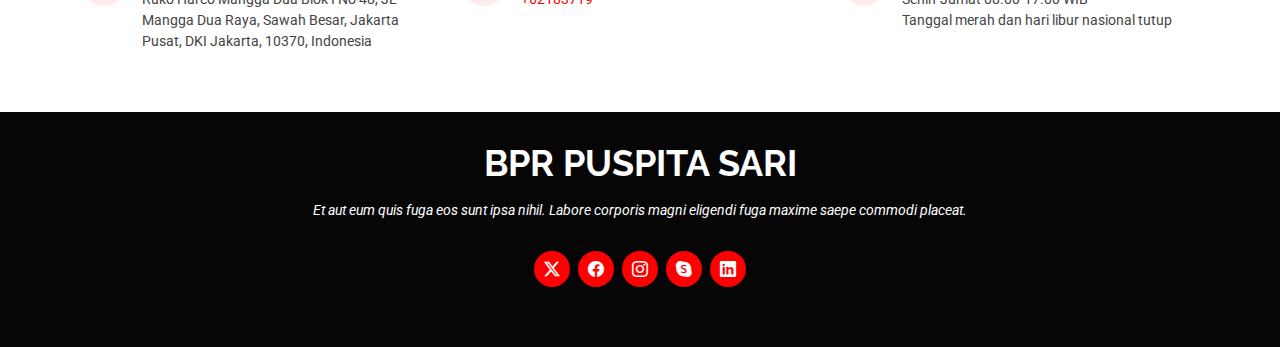
<file: blog.html>
<!DOCTYPE html>
<html lang="en">

<head>
  <meta charset="utf-8">
  <meta content="width=device-width, initial-scale=1.0" name="viewport">
  <title>Berita - BPR PUSPITA SARI</title>
  <meta name="description" content="">
  <meta name="keywords" content="">

  <!-- Favicons -->
  <link href="assets/img/logo (2).png" rel="icon">
  <link href="assets/img/apple-touch-icon.png" rel="apple-touch-icon">

  <!-- Fonts -->
  <link href="https://fonts.googleapis.com" rel="preconnect">
  <link href="https://fonts.gstatic.com" rel="preconnect" crossorigin>
  <link href="https://fonts.googleapis.com/css2?family=Roboto:ital,wght@0,100;0,300;0,400;0,500;0,700;0,900;1,100;1,300;1,400;1,500;1,700;1,900&family=Poppins:ital,wght@0,100;0,200;0,300;0,400;0,500;0,600;0,700;0,800;0,900;1,100;1,200;1,300;1,400;1,500;1,600;1,700;1,800;1,900&family=Raleway:ital,wght@0,100;0,200;0,300;0,400;0,500;0,600;0,700;0,800;0,900;1,100;1,200;1,300;1,400;1,500;1,600;1,700;1,800;1,900&display=swap" rel="stylesheet">

  <!-- Vendor CSS Files -->
  <link href="assets/vendor/bootstrap/css/bootstrap.min.css" rel="stylesheet">
  <link href="assets/vendor/bootstrap-icons/bootstrap-icons.css" rel="stylesheet">
  <link href="assets/vendor/aos/aos.css" rel="stylesheet">
  <link href="assets/vendor/animate.css/animate.min.css" rel="stylesheet">
  <link href="assets/vendor/glightbox/css/glightbox.min.css" rel="stylesheet">
  <link href="assets/vendor/swiper/swiper-bundle.min.css" rel="stylesheet">

  <!-- Main CSS File -->
  <link href="assets/css/main.css" rel="stylesheet">
</head>

<body class="blog-page">

  <header id="header" class="header d-flex align-items-center fixed-top">
    <div class="container-fluid container-xl position-relative d-flex align-items-center justify-content-between">

      <a href="index.html" class="logo d-flex align-items-center">
        <img src="assets/img/logo.jpg" style="border-radius: 50%;" alt="">
        <h1 class="sitename">BPR PUSPITA SARI</h1>
      </a>

      <nav id="navmenu" class="navmenu">
        <ul>
          <li><a href="index.html">Home</a></li>
          <li class="dropdown"><a href="#"><span>Profil</span> <i class="bi bi-chevron-down toggle-dropdown"></i></a>
            <ul>
              <li><a href="about.html">Tentang Kami</a></li>
              <li><a href="team.html">Manajemen</a></li>
              <li><a href="penghargaan.html">Penghargaan</a></li>
              <li><a href="struktur.html">Struktur Organisasi</a></li>
            </ul>
          </li>
          <li class="dropdown"><a href="#services"><span>Produk</span> <i class="bi bi-chevron-down toggle-dropdown"></i></a>
            <ul>
              <li><a href="tabungan.html">TABUNGAN</a></li>
              <li><a href="deposit.html">DEPOSIT</a></li>
              <li><a href="kredit.html">KREDITKKM</a></li>
            </ul>
          </li>
          <li class="dropdown"><a href="#"><span>Laporan</span> <i class="bi bi-chevron-down toggle-dropdown"></i></a>
            <ul>
              <li><a href="laporanpub.html">Laporan Publikasi</a></li>
              <li><a href="laporanthn.html">Laporan Tahunan</a></li>
              <li><a href="laporantata.html">Laporan Tata Kelola</a></li>
            </ul>
          </li>
          <li><a href="blog.html" class="active">Berita</a></li>
          <li><a href="kontak.html">Kontak</a></li>
        </ul>
        <i class="mobile-nav-toggle d-xl-none bi bi-list"></i>
      </nav>

    </div>
  </header>

  <main class="main">

    <!-- Page Title -->
    <div class="page-title dark-background">
      <div class="container position-relative">
        <h1>Berita</h1>
        <p>Esse dolorum voluptatum ullam est sint nemo et est ipsa porro placeat quibusdam quia assumenda numquam molestias.</p>
        <nav class="breadcrumbs">
          <ol>
            <li><a href="index.html">Home</a></li>
            <li class="current">Berita</li>
          </ol>
        </nav>
      </div>
    </div><!-- End Page Title -->

    <!-- Blog Posts Section -->
    <section id="blog-posts" class="blog-posts section">

      <div class="container">
        <div class="row gy-4">

          <div class="col-lg-4">
            <article>

              <div class="post-img">
                <img src="assets/img/blog/blog-1.jpg" alt="" class="img-fluid">
              </div>

              <p class="post-category">Politics</p>

              <h2 class="title">
                <a href="blog-details.html">Dolorum optio tempore voluptas dignissimos</a>
              </h2>

              <div class="d-flex align-items-center">
                <div class="post-meta">
                  <p class="post-author">Maria Doe</p>
                  <p class="post-date">
                    <time datetime="2022-01-01">Jan 1, 2022</time>
                  </p>
                </div>
              </div>

            </article>
          </div><!-- End post list item -->

          <div class="col-lg-4">
            <article>

              <div class="post-img">
                <img src="assets/img/blog/blog-2.jpg" alt="" class="img-fluid">
              </div>

              <p class="post-category">Sports</p>

              <h2 class="title">
                <a href="blog-details.html">Nisi magni odit consequatur autem nulla dolorem</a>
              </h2>

              <div class="d-flex align-items-center">
                <div class="post-meta">
                  <p class="post-author">Allisa Mayer</p>
                  <p class="post-date">
                    <time datetime="2022-01-01">Jun 5, 2022</time>
                  </p>
                </div>
              </div>

            </article>
          </div><!-- End post list item -->

          <div class="col-lg-4">
            <article>

              <div class="post-img">
                <img src="assets/img/blog/blog-3.jpg" alt="" class="img-fluid">
              </div>

              <p class="post-category">Entertainment</p>

              <h2 class="title">
                <a href="blog-details.html">Possimus soluta ut id suscipit ea ut in quo quia et soluta</a>
              </h2>

              <div class="d-flex align-items-center">
                <div class="post-meta">
                  <p class="post-author">Mark Dower</p>
                  <p class="post-date">
                    <time datetime="2022-01-01">Jun 22, 2022</time>
                  </p>
                </div>
              </div>

            </article>
          </div><!-- End post list item -->

          <div class="col-lg-4">
            <article>

              <div class="post-img">
                <img src="assets/img/blog/blog-4.jpg" alt="" class="img-fluid">
              </div>

              <p class="post-category">Sports</p>

              <h2 class="title">
                <a href="blog-details.html">Non rem rerum nam cum quo minus olor distincti</a>
              </h2>

              <div class="d-flex align-items-center">
                <div class="post-meta">
                  <p class="post-author">Lisa Neymar</p>
                  <p class="post-date">
                    <time datetime="2022-01-01">Jun 30, 2022</time>
                  </p>
                </div>
              </div>

            </article>
          </div><!-- End post list item -->

          <div class="col-lg-4">
            <article>

              <div class="post-img">
                <img src="assets/img/blog/blog-5.jpg" alt="" class="img-fluid">
              </div>

              <p class="post-category">Politics</p>

              <h2 class="title">
                <a href="blog-details.html">Accusamus quaerat aliquam qui debitis facilis consequatur</a>
              </h2>

              <div class="d-flex align-items-center">
                <div class="post-meta">
                  <p class="post-author">Denis Peterson</p>
                  <p class="post-date">
                    <time datetime="2022-01-01">Jan 30, 2022</time>
                  </p>
                </div>
              </div>

            </article>
          </div><!-- End post list item -->

          <div class="col-lg-4">
            <article>

              <div class="post-img">
                <img src="assets/img/blog/blog-6.jpg" alt="" class="img-fluid">
              </div>

              <p class="post-category">Entertainment</p>

              <h2 class="title">
                <a href="blog-details.html">Distinctio provident quibusdam numquam aperiam aut</a>
              </h2>

              <div class="d-flex align-items-center">
                <div class="post-meta">
                  <p class="post-author">Mika Lendon</p>
                  <p class="post-date">
                    <time datetime="2022-01-01">Feb 14, 2022</time>
                  </p>
                </div>
              </div>

            </article>
          </div><!-- End post list item -->

        </div>
      </div>

    </section><!-- /Blog Posts Section -->

    <!-- Blog Pagination Section -->
    <section id="blog-pagination" class="blog-pagination section">

      <div class="container">
        <div class="d-flex justify-content-center">
          <ul>
            <li><a href="blog.html"><i class="bi bi-chevron-left"></i></a></li>
            <li><a href="blog.html"class="active">1</a></li>
            <li><a href="blog2.html">2</a></li>
            <li><a href="blog2.html"><i class="bi bi-chevron-right"></i></a></li>
          </ul>
        </div>
      </div>

    </section><!-- /Blog Pagination Section -->

    <section id="contact" class="contact section">

      <div class="container">
        <div class="row justify-content-between text-start gy-4">
      
          <div class="col-lg-4 d-flex">
            <div class="info-item d-flex">
              <i class="bi bi-geo-alt flex-shrink-0 me-3"></i>
              <div>
                <h3>Address</h3>
                <p>Ruko Harco Mangga Dua Blok I No 48, JL Mangga Dua Raya, Sawah Besar, Jakarta Pusat, DKI Jakarta, 10370, Indonesia</p>
              </div>
            </div>
          </div>

          <div class="col-lg-4 d-flex">
            <div class="info-item d-flex">
              <i class="bi bi-whatsapp flex-shrink-0"></i>
              <div>
                <h3>Call Us</h3>
                <a href="https://wa.me/628?text=Halo%20saya%20ingin%20menghubungi%20Anda" target="_blank">
                  <p>+62183719</p>
                </a>
              </div>
            </div>
        </div>
      
          <div class="col-lg-4 d-flex">
            <div class="info-item d-flex">
              <i class="bi bi-clock flex-shrink-0 me-3"></i>
              <div>
                <h3>Jam Operasional</h3>
                <p>Senin-Jumat
                  08.00-17.00 WIB</p>
                  
                 <p>Tanggal merah dan hari libur nasional tutup</p>
              </div>
            </div>
          </div>
      
        </div>
      </div>      

      </div>

    </section><!-- /Contact Section -->  
  </main>

  <footer id="footer" class="footer dark-background">
    <div class="container">
      <h3 class="sitename">BPR PUSPITA SARI</h3>
      <p>Et aut eum quis fuga eos sunt ipsa nihil. Labore corporis magni eligendi fuga maxime saepe commodi placeat.</p>
      <div class="social-links d-flex justify-content-center">
        <a href=""><i class="bi bi-twitter-x"></i></a>
        <a href=""><i class="bi bi-facebook"></i></a>
        <a href=""><i class="bi bi-instagram"></i></a>
        <a href=""><i class="bi bi-skype"></i></a>
        <a href=""><i class="bi bi-linkedin"></i></a>
      </div>
    </div>
  </footer>

  <!-- Scroll Top -->
  <a href="#" id="scroll-top" class="scroll-top d-flex align-items-center justify-content-center"><i class="bi bi-arrow-up-short"></i></a>

  <!-- Preloader -->
  <div id="preloader"></div>

  <!-- Vendor JS Files -->
  <script src="assets/vendor/bootstrap/js/bootstrap.bundle.min.js"></script>
  <script src="assets/vendor/php-email-form/validate.js"></script>
  <script src="assets/vendor/aos/aos.js"></script>
  <script src="assets/vendor/glightbox/js/glightbox.min.js"></script>
  <script src="assets/vendor/imagesloaded/imagesloaded.pkgd.min.js"></script>
  <script src="assets/vendor/isotope-layout/isotope.pkgd.min.js"></script>
  <script src="assets/vendor/swiper/swiper-bundle.min.js"></script>

  <!-- Main JS File -->
  <script src="assets/js/main.js"></script>

</body>

</html>
</file>
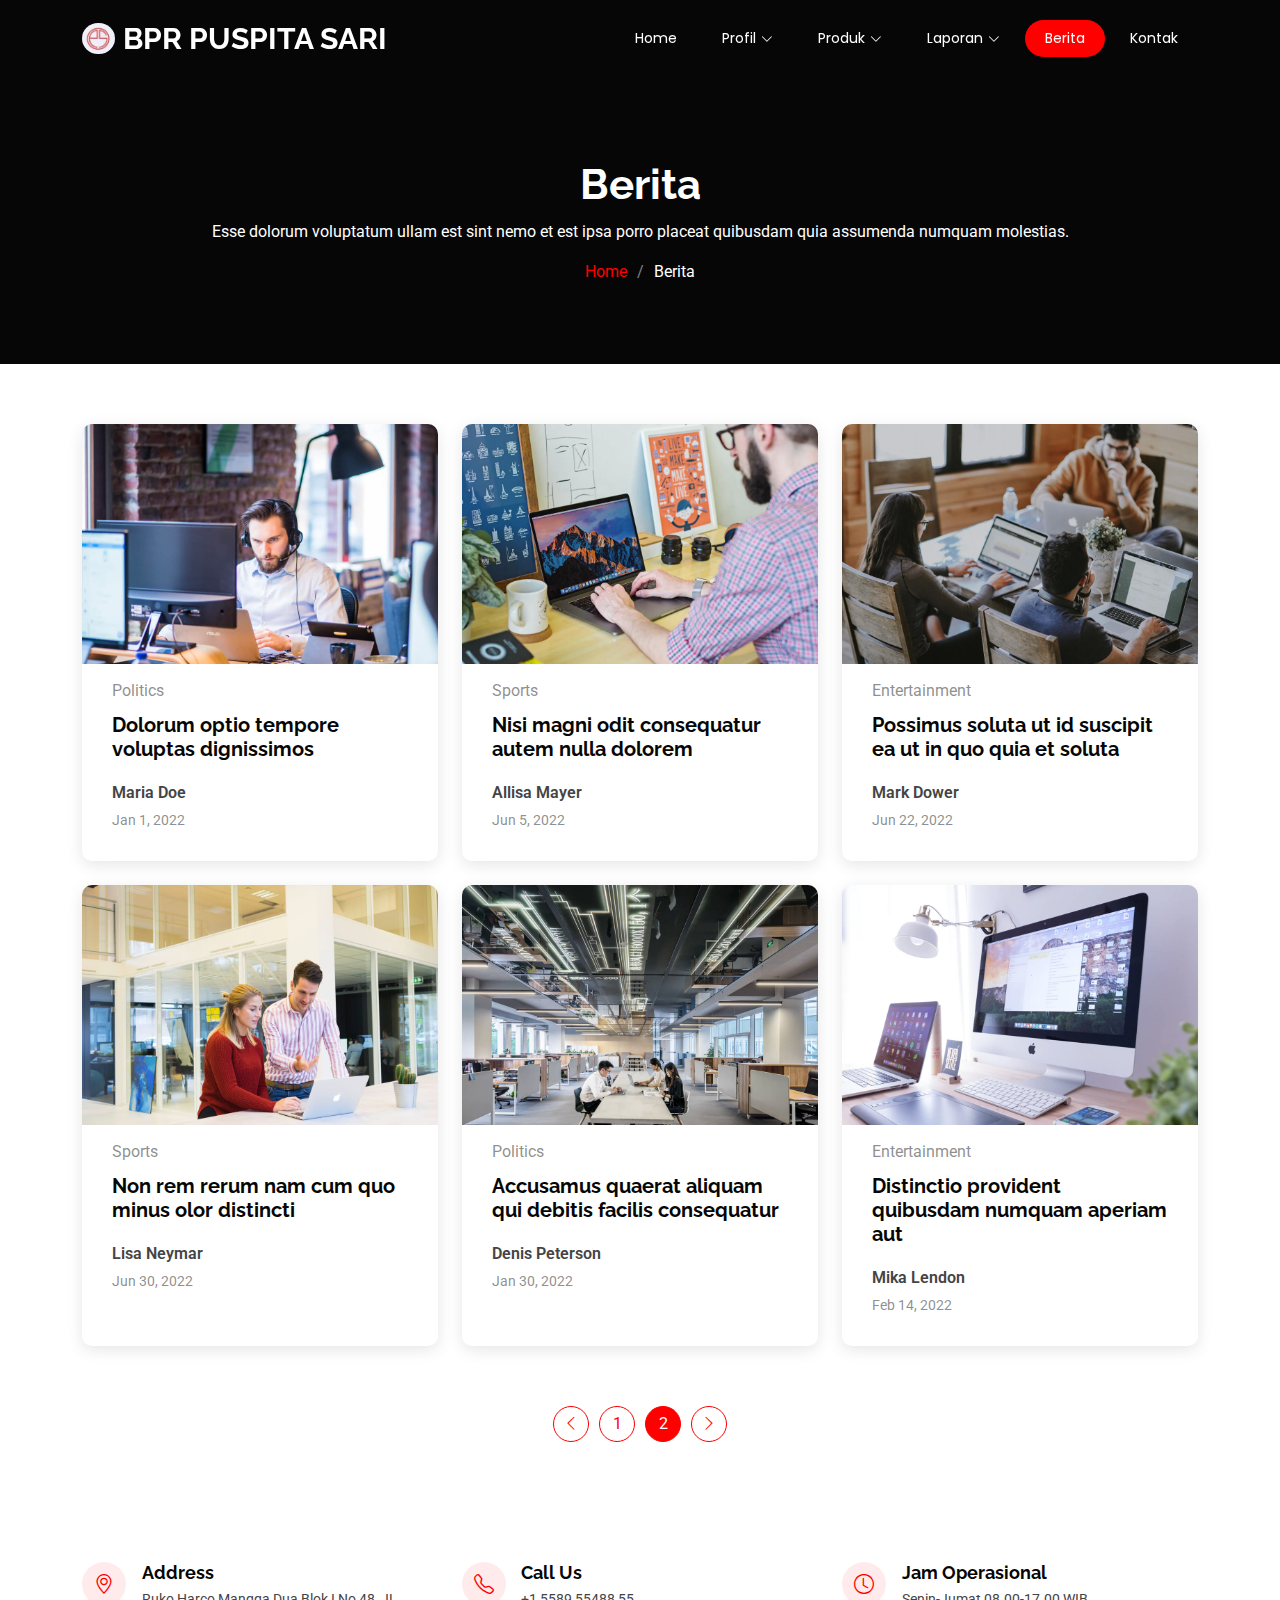
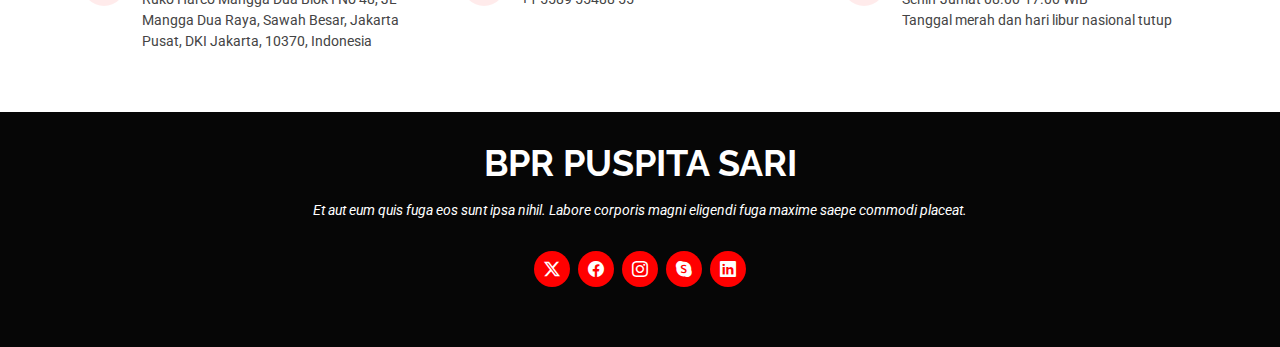
<file: blog2.html>
<!DOCTYPE html>
<html lang="en">

<head>
  <meta charset="utf-8">
  <meta content="width=device-width, initial-scale=1.0" name="viewport">
  <title>Berita - BPR PUSPITA SARI</title>
  <meta name="description" content="">
  <meta name="keywords" content="">

  <!-- Favicons -->
  <link href="assets/img/logo (2).png" rel="icon">
  <link href="assets/img/apple-touch-icon.png" rel="apple-touch-icon">

  <!-- Fonts -->
  <link href="https://fonts.googleapis.com" rel="preconnect">
  <link href="https://fonts.gstatic.com" rel="preconnect" crossorigin>
  <link href="https://fonts.googleapis.com/css2?family=Roboto:ital,wght@0,100;0,300;0,400;0,500;0,700;0,900;1,100;1,300;1,400;1,500;1,700;1,900&family=Poppins:ital,wght@0,100;0,200;0,300;0,400;0,500;0,600;0,700;0,800;0,900;1,100;1,200;1,300;1,400;1,500;1,600;1,700;1,800;1,900&family=Raleway:ital,wght@0,100;0,200;0,300;0,400;0,500;0,600;0,700;0,800;0,900;1,100;1,200;1,300;1,400;1,500;1,600;1,700;1,800;1,900&display=swap" rel="stylesheet">

  <!-- Vendor CSS Files -->
  <link href="assets/vendor/bootstrap/css/bootstrap.min.css" rel="stylesheet">
  <link href="assets/vendor/bootstrap-icons/bootstrap-icons.css" rel="stylesheet">
  <link href="assets/vendor/aos/aos.css" rel="stylesheet">
  <link href="assets/vendor/animate.css/animate.min.css" rel="stylesheet">
  <link href="assets/vendor/glightbox/css/glightbox.min.css" rel="stylesheet">
  <link href="assets/vendor/swiper/swiper-bundle.min.css" rel="stylesheet">

  <!-- Main CSS File -->
  <link href="assets/css/main.css" rel="stylesheet">
</head>

<body class="blog-page">

  <header id="header" class="header d-flex align-items-center fixed-top">
    <div class="container-fluid container-xl position-relative d-flex align-items-center justify-content-between">

      <a href="index.html" class="logo d-flex align-items-center">
        <img src="assets/img/logo.jpg" style="border-radius: 50%;" alt="">
        <h1 class="sitename">BPR PUSPITA SARI</h1>
      </a>

      <nav id="navmenu" class="navmenu">
        <ul>
          <li><a href="index.html">Home</a></li>
          <li class="dropdown"><a href="#"><span>Profil</span> <i class="bi bi-chevron-down toggle-dropdown"></i></a>
            <ul>
              <li><a href="about.html">Tentang Kami</a></li>
              <li><a href="team.html">Manajemen</a></li>
              <li><a href="penghargaan.html">Penghargaan</a></li>
              <li><a href="struktur.html">Struktur Organisasi</a></li>
            </ul>
          </li>
          <li class="dropdown"><a href="#services"><span>Produk</span> <i class="bi bi-chevron-down toggle-dropdown"></i></a>
            <ul>
              <li><a href="tabungan.html">TABUNGAN</a></li>
              <li><a href="deposit.html">DEPOSIT</a></li>
              <li><a href="kredit.html">KREDITKKM</a></li>
            </ul>
          </li>
          <li class="dropdown"><a href="#"><span>Laporan</span> <i class="bi bi-chevron-down toggle-dropdown"></i></a>
            <ul>
              <li><a href="laporanpub.html">Laporan Publikasi</a></li>
              <li><a href="laporanthn.html">Laporan Tahunan</a></li>
              <li><a href="laporantata.html">Laporan Tata Kelola</a></li>
            </ul>
          </li>
          <li><a href="blog.html" class="active">Berita</a></li>
          <li><a href="kontak.html">Kontak</a></li>
        </ul>
        <i class="mobile-nav-toggle d-xl-none bi bi-list"></i>
      </nav>

    </div>
  </header>

  <main class="main">

    <!-- Page Title -->
    <div class="page-title dark-background">
      <div class="container position-relative">
        <h1>Berita</h1>
        <p>Esse dolorum voluptatum ullam est sint nemo et est ipsa porro placeat quibusdam quia assumenda numquam molestias.</p>
        <nav class="breadcrumbs">
          <ol>
            <li><a href="index.html">Home</a></li>
            <li class="current">Berita</li>
          </ol>
        </nav>
      </div>
    </div><!-- End Page Title -->

    <!-- Blog Posts Section -->
    <section id="blog-posts" class="blog-posts section">

      <div class="container">
        <div class="row gy-4">

          <div class="col-lg-4">
            <article>

              <div class="post-img">
                <img src="assets/img/blog/blog-1.jpg" alt="" class="img-fluid">
              </div>

              <p class="post-category">Politics</p>

              <h2 class="title">
                <a href="blog-details.html">Dolorum optio tempore voluptas dignissimos</a>
              </h2>

              <div class="d-flex align-items-center">
                <div class="post-meta">
                  <p class="post-author">Maria Doe</p>
                  <p class="post-date">
                    <time datetime="2022-01-01">Jan 1, 2022</time>
                  </p>
                </div>
              </div>

            </article>
          </div><!-- End post list item -->

          <div class="col-lg-4">
            <article>

              <div class="post-img">
                <img src="assets/img/blog/blog-2.jpg" alt="" class="img-fluid">
              </div>

              <p class="post-category">Sports</p>

              <h2 class="title">
                <a href="blog-details.html">Nisi magni odit consequatur autem nulla dolorem</a>
              </h2>

              <div class="d-flex align-items-center">
                <div class="post-meta">
                  <p class="post-author">Allisa Mayer</p>
                  <p class="post-date">
                    <time datetime="2022-01-01">Jun 5, 2022</time>
                  </p>
                </div>
              </div>

            </article>
          </div><!-- End post list item -->

          <div class="col-lg-4">
            <article>

              <div class="post-img">
                <img src="assets/img/blog/blog-3.jpg" alt="" class="img-fluid">
              </div>

              <p class="post-category">Entertainment</p>

              <h2 class="title">
                <a href="blog-details.html">Possimus soluta ut id suscipit ea ut in quo quia et soluta</a>
              </h2>

              <div class="d-flex align-items-center">
                <div class="post-meta">
                  <p class="post-author">Mark Dower</p>
                  <p class="post-date">
                    <time datetime="2022-01-01">Jun 22, 2022</time>
                  </p>
                </div>
              </div>

            </article>
          </div><!-- End post list item -->

          <div class="col-lg-4">
            <article>

              <div class="post-img">
                <img src="assets/img/blog/blog-4.jpg" alt="" class="img-fluid">
              </div>

              <p class="post-category">Sports</p>

              <h2 class="title">
                <a href="blog-details.html">Non rem rerum nam cum quo minus olor distincti</a>
              </h2>

              <div class="d-flex align-items-center">
                <div class="post-meta">
                  <p class="post-author">Lisa Neymar</p>
                  <p class="post-date">
                    <time datetime="2022-01-01">Jun 30, 2022</time>
                  </p>
                </div>
              </div>

            </article>
          </div><!-- End post list item -->

          <div class="col-lg-4">
            <article>

              <div class="post-img">
                <img src="assets/img/blog/blog-5.jpg" alt="" class="img-fluid">
              </div>

              <p class="post-category">Politics</p>

              <h2 class="title">
                <a href="blog-details.html">Accusamus quaerat aliquam qui debitis facilis consequatur</a>
              </h2>

              <div class="d-flex align-items-center">
                <div class="post-meta">
                  <p class="post-author">Denis Peterson</p>
                  <p class="post-date">
                    <time datetime="2022-01-01">Jan 30, 2022</time>
                  </p>
                </div>
              </div>

            </article>
          </div><!-- End post list item -->

          <div class="col-lg-4">
            <article>

              <div class="post-img">
                <img src="assets/img/blog/blog-6.jpg" alt="" class="img-fluid">
              </div>

              <p class="post-category">Entertainment</p>

              <h2 class="title">
                <a href="blog-details.html">Distinctio provident quibusdam numquam aperiam aut</a>
              </h2>

              <div class="d-flex align-items-center">
                <div class="post-meta">
                  <p class="post-author">Mika Lendon</p>
                  <p class="post-date">
                    <time datetime="2022-01-01">Feb 14, 2022</time>
                  </p>
                </div>
              </div>

            </article>
          </div><!-- End post list item -->

        </div>
      </div>

    </section><!-- /Blog Posts Section -->

    <!-- Blog Pagination Section -->
    <section id="blog-pagination" class="blog-pagination section">

      <div class="container">
        <div class="d-flex justify-content-center">
          <ul>
            <li><a href="blog.html"><i class="bi bi-chevron-left"></i></a></li>
            <li><a href="blog.html">1</a></li>
            <li><a href="blog2.html"class="active">2</a></li>
            <li><a href="blog2.html"><i class="bi bi-chevron-right"></i></a></li>
          </ul>
        </div>
      </div>

    </section><!-- /Blog Pagination Section -->

    <section id="contact" class="contact section">

      <div class="container">
        <div class="row justify-content-between text-start gy-4">
      
          <div class="col-lg-4 d-flex">
            <div class="info-item d-flex">
              <i class="bi bi-geo-alt flex-shrink-0 me-3"></i>
              <div>
                <h3>Address</h3>
                <p>Ruko Harco Mangga Dua Blok I No 48, JL Mangga Dua Raya, Sawah Besar, Jakarta Pusat, DKI Jakarta, 10370, Indonesia</p>
              </div>
            </div>
          </div>

          <div class="col-lg-4 d-flex">
            <div class="info-item d-flex">
              <i class="bi bi-telephone flex-shrink-0"></i>
              <div>
                <h3>Call Us</h3>
                <a href="https://wa.me/628?text=Halo%20saya%20ingin%20menghubungi%20Anda" target="_blank"></a>
                <p>+1 5589 55488 55</p>
              </div>
            </div>
        </div>
      
          <div class="col-lg-4 d-flex">
            <div class="info-item d-flex">
              <i class="bi bi-clock flex-shrink-0 me-3"></i>
              <div>
                <h3>Jam Operasional</h3>
                <p>Senin-Jumat
                  08.00-17.00 WIB</p>
                  
                 <p>Tanggal merah dan hari libur nasional tutup</p>
              </div>
            </div>
          </div>
      
        </div>
      </div>      

      </div>

    </section>  
  </main>

  <footer id="footer" class="footer dark-background">
    <div class="container">
      <h3 class="sitename">BPR PUSPITA SARI</h3>
      <p>Et aut eum quis fuga eos sunt ipsa nihil. Labore corporis magni eligendi fuga maxime saepe commodi placeat.</p>
      <div class="social-links d-flex justify-content-center">
        <a href=""><i class="bi bi-twitter-x"></i></a>
        <a href=""><i class="bi bi-facebook"></i></a>
        <a href=""><i class="bi bi-instagram"></i></a>
        <a href=""><i class="bi bi-skype"></i></a>
        <a href=""><i class="bi bi-linkedin"></i></a>
      </div>
    </div>
  </footer>

  <!-- Scroll Top -->
  <a href="#" id="scroll-top" class="scroll-top d-flex align-items-center justify-content-center"><i class="bi bi-arrow-up-short"></i></a>

  <!-- Preloader -->
  <div id="preloader"></div>

  <!-- Vendor JS Files -->
  <script src="assets/vendor/bootstrap/js/bootstrap.bundle.min.js"></script>
  <script src="assets/vendor/php-email-form/validate.js"></script>
  <script src="assets/vendor/aos/aos.js"></script>
  <script src="assets/vendor/glightbox/js/glightbox.min.js"></script>
  <script src="assets/vendor/imagesloaded/imagesloaded.pkgd.min.js"></script>
  <script src="assets/vendor/isotope-layout/isotope.pkgd.min.js"></script>
  <script src="assets/vendor/swiper/swiper-bundle.min.js"></script>

  <!-- Main JS File -->
  <script src="assets/js/main.js"></script>

</body>

</html>
</file>
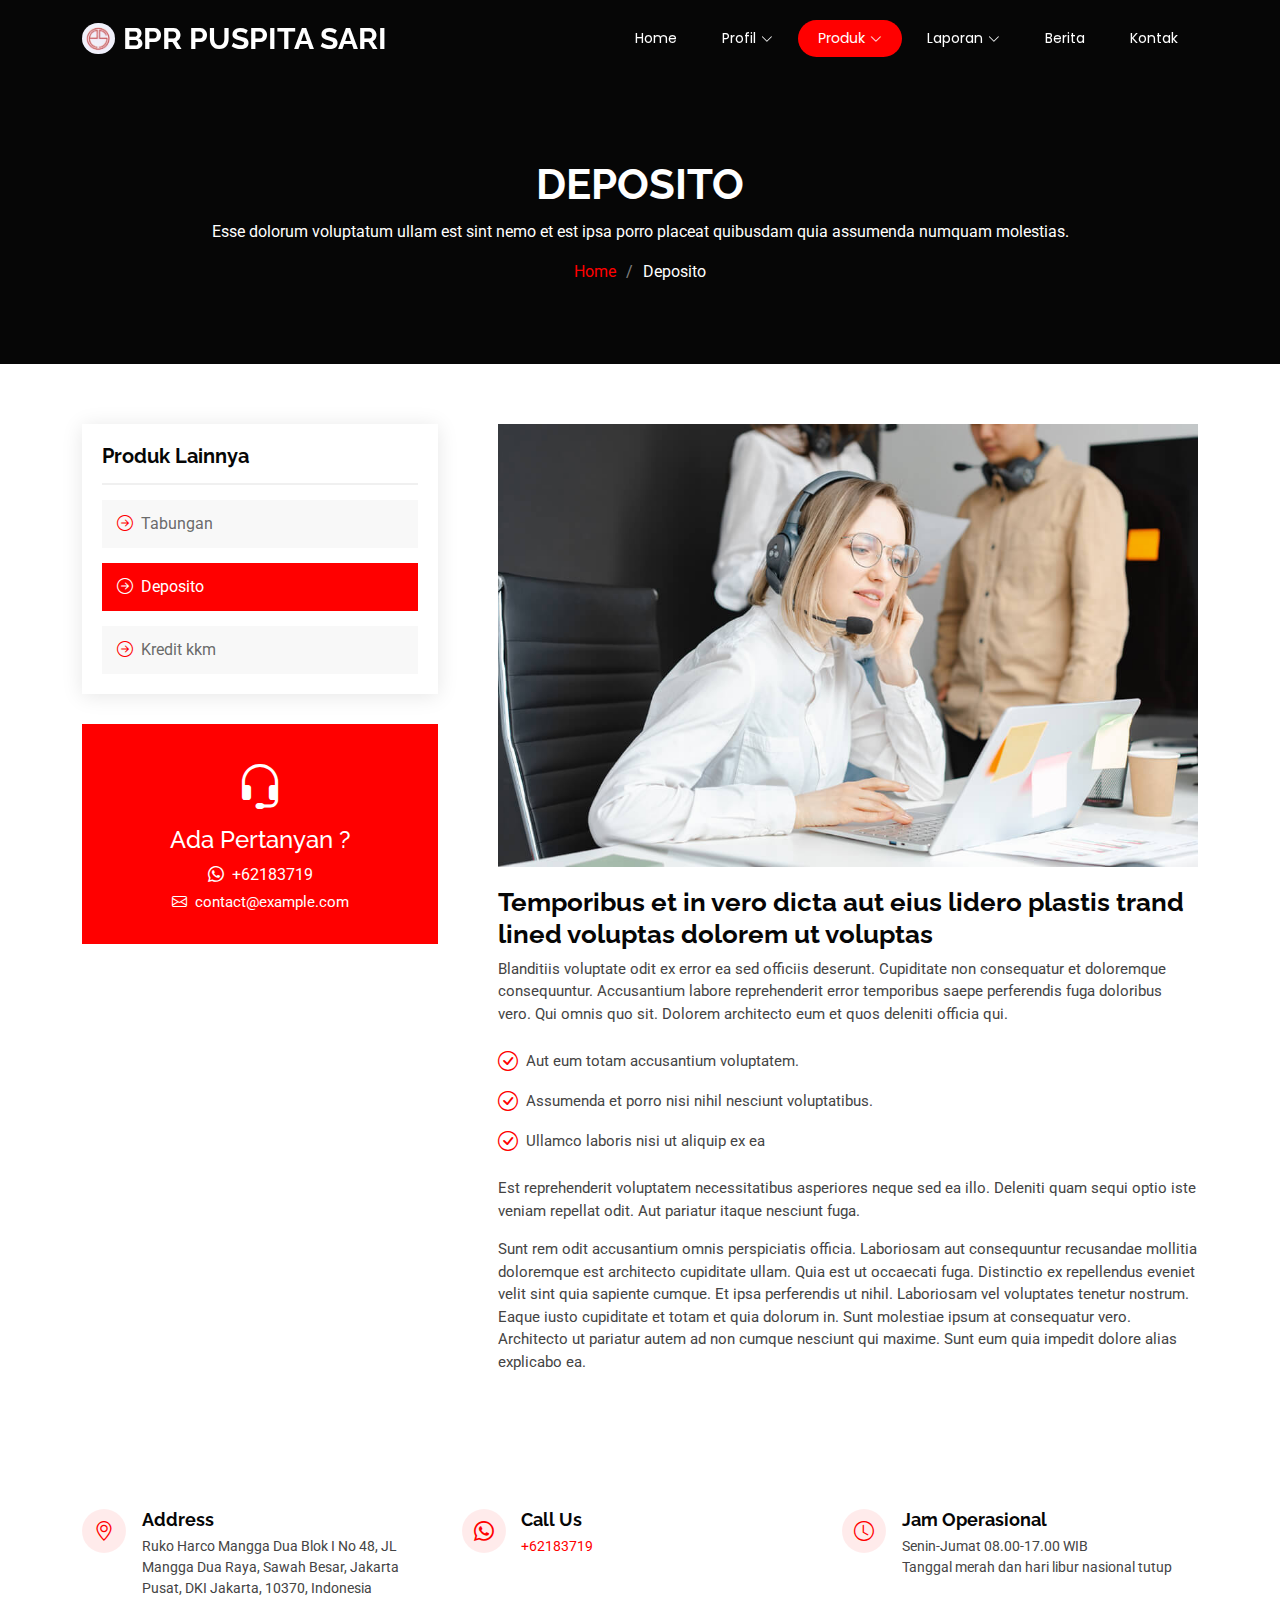
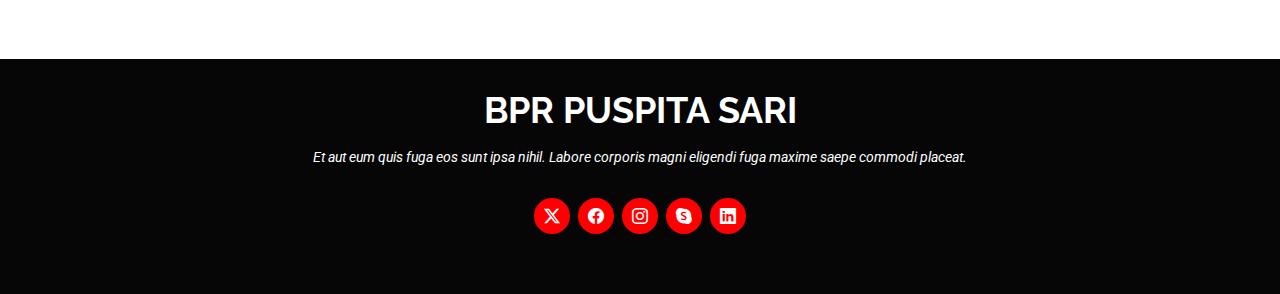
<file: deposit.html>
<!DOCTYPE html>
<html lang="en">

<head>
  <meta charset="utf-8">
  <meta content="width=device-width, initial-scale=1.0" name="viewport">
  <title>Produk - BPR PUSPITA SARI</title>
  <meta name="description" content="">
  <meta name="keywords" content="">

  <!-- Favicons -->
  <link href="assets/img/logo (2).png" rel="icon">
  <link href="assets/img/apple-touch-icon.png" rel="apple-touch-icon">

  <!-- Fonts -->
  <link href="https://fonts.googleapis.com" rel="preconnect">
  <link href="https://fonts.gstatic.com" rel="preconnect" crossorigin>
  <link href="https://fonts.googleapis.com/css2?family=Roboto:ital,wght@0,100;0,300;0,400;0,500;0,700;0,900;1,100;1,300;1,400;1,500;1,700;1,900&family=Poppins:ital,wght@0,100;0,200;0,300;0,400;0,500;0,600;0,700;0,800;0,900;1,100;1,200;1,300;1,400;1,500;1,600;1,700;1,800;1,900&family=Raleway:ital,wght@0,100;0,200;0,300;0,400;0,500;0,600;0,700;0,800;0,900;1,100;1,200;1,300;1,400;1,500;1,600;1,700;1,800;1,900&display=swap" rel="stylesheet">

  <!-- Vendor CSS Files -->
  <link href="assets/vendor/bootstrap/css/bootstrap.min.css" rel="stylesheet">
  <link href="assets/vendor/bootstrap-icons/bootstrap-icons.css" rel="stylesheet">
  <link href="assets/vendor/aos/aos.css" rel="stylesheet">
  <link href="assets/vendor/animate.css/animate.min.css" rel="stylesheet">
  <link href="assets/vendor/glightbox/css/glightbox.min.css" rel="stylesheet">
  <link href="assets/vendor/swiper/swiper-bundle.min.css" rel="stylesheet">

  <!-- Main CSS File -->
  <link href="assets/css/main.css" rel="stylesheet">
</head>

<body class="service-details-page">

  <header id="header" class="header d-flex align-items-center fixed-top">
    <div class="container-fluid container-xl position-relative d-flex align-items-center justify-content-between">

      <a href="index.html" class="logo d-flex align-items-center">
        <img src="assets/img/logo.jpg" style="border-radius: 50%;" alt="">
        <h1 class="sitename">BPR PUSPITA SARI</h1>
      </a>

      <nav id="navmenu" class="navmenu">
        <ul>
          <li><a href="index.html">Home</a></li>
          <li class="dropdown"><a href="#"><span>Profil</span> <i class="bi bi-chevron-down toggle-dropdown"></i></a>
            <ul>
              <li><a href="about.html">Tentang Kami</a></li>
              <li><a href="team.html">Manajemen</a></li>
              <li><a href="penghargaan.html">Penghargaan</a></li>
              <li><a href="struktur.html">Struktur Organisasi</a></li>
            </ul>
          </li>
          <li class="dropdown"><a href="#services" class="active"><span>Produk</span> <i class="bi bi-chevron-down toggle-dropdown"></i></a>
            <ul>
              <li><a href="tabungan.html">TABUNGAN</a></li>
              <li><a href="deposit.html">DEPOSIT</a></li>
              <li><a href="kredit.html">KREDITKKM</a></li>
            </ul>
          </li>
          <li class="dropdown"><a href="#"><span>Laporan</span> <i class="bi bi-chevron-down toggle-dropdown"></i></a>
            <ul>
              <li><a href="laporanpub.html">Laporan Publikasi</a></li>
              <li><a href="laporanthn.html">Laporan Tahunan</a></li>
              <li><a href="laporantata.html">Laporan Tata Kelola</a></li>
            </ul>
          </li>
          <li><a href="blog.html">Berita</a></li>
          <li><a href="kontak.html">Kontak</a></li>
        </ul>
        <i class="mobile-nav-toggle d-xl-none bi bi-list"></i>
      </nav>

    </div>
  </header>

  <main class="main">

    <!-- Page Title -->
    <div class="page-title dark-background">
      <div class="container position-relative">
        <h1>DEPOSITO</h1>
        <p>Esse dolorum voluptatum ullam est sint nemo et est ipsa porro placeat quibusdam quia assumenda numquam molestias.</p>
        <nav class="breadcrumbs">
          <ol>
            <li><a href="index.html">Home</a></li>
            <li class="current">Deposito</li>
          </ol>
        </nav>
      </div>
    </div><!-- End Page Title -->

    <!-- Service Details Section -->
    <section id="service-details" class="service-details section">

      <div class="container">

        <div class="row gy-5">

          <div class="col-lg-4" data-aos="fade-up" data-aos-delay="100">

            <div class="service-box">
              <h4>Produk Lainnya</h4>
              <div class="services-list">
                <a href="tabungan.html"><i class="bi bi-arrow-right-circle"></i><span>Tabungan</span></a>
                <a href="deposit.html" class="active"><i class="bi bi-arrow-right-circle"></i><span>Deposito</span></a>
                <a href="kredit.html"><i class="bi bi-arrow-right-circle"></i><span>Kredit kkm</span></a>
              </div>
            </div><!-- End Services List -->

            <div class="help-box d-flex flex-column justify-content-center align-items-center">
                <i class="bi bi-headset help-icon"></i>
                <h4>Ada Pertanyan ?</h4>
                  <a href="https://wa.me/628?text=Halo%20saya%20ingin%20menghubungi%20Anda" target="_blank">
                    <i class="bi bi-whatsapp me-2"></i>+62183719
                  </a>
                <p class="d-flex align-items-center mt-1 mb-0"><i class="bi bi-envelope me-2"></i> <a href="mailto:contact@example.com">contact@example.com</a></p>
              </div>

          </div>

          <div class="col-lg-8 ps-lg-5" data-aos="fade-up" data-aos-delay="200">
            <img src="assets/img/services.jpg" alt="" class="img-fluid services-img">
            <h3>Temporibus et in vero dicta aut eius lidero plastis trand lined voluptas dolorem ut voluptas</h3>
            <p>
              Blanditiis voluptate odit ex error ea sed officiis deserunt. Cupiditate non consequatur et doloremque consequuntur. Accusantium labore reprehenderit error temporibus saepe perferendis fuga doloribus vero. Qui omnis quo sit. Dolorem architecto eum et quos deleniti officia qui.
            </p>
            <ul>
              <li><i class="bi bi-check-circle"></i> <span>Aut eum totam accusantium voluptatem.</span></li>
              <li><i class="bi bi-check-circle"></i> <span>Assumenda et porro nisi nihil nesciunt voluptatibus.</span></li>
              <li><i class="bi bi-check-circle"></i> <span>Ullamco laboris nisi ut aliquip ex ea</span></li>
            </ul>
            <p>
              Est reprehenderit voluptatem necessitatibus asperiores neque sed ea illo. Deleniti quam sequi optio iste veniam repellat odit. Aut pariatur itaque nesciunt fuga.
            </p>
            <p>
              Sunt rem odit accusantium omnis perspiciatis officia. Laboriosam aut consequuntur recusandae mollitia doloremque est architecto cupiditate ullam. Quia est ut occaecati fuga. Distinctio ex repellendus eveniet velit sint quia sapiente cumque. Et ipsa perferendis ut nihil. Laboriosam vel voluptates tenetur nostrum. Eaque iusto cupiditate et totam et quia dolorum in. Sunt molestiae ipsum at consequatur vero. Architecto ut pariatur autem ad non cumque nesciunt qui maxime. Sunt eum quia impedit dolore alias explicabo ea.
            </p>
          </div>

        </div>

      </div>

    </section><!-- /Service Details Section -->

    <section id="contact" class="contact section">

        <div class="container">
          <div class="row justify-content-between text-start gy-4">
        
            <div class="col-lg-4 d-flex">
              <div class="info-item d-flex">
                <i class="bi bi-geo-alt flex-shrink-0 me-3"></i>
                <div>
                  <h3>Address</h3>
                  <p>Ruko Harco Mangga Dua Blok I No 48, JL Mangga Dua Raya, Sawah Besar, Jakarta Pusat, DKI Jakarta, 10370, Indonesia</p>
                </div>
              </div>
            </div>
  
            <div class="col-lg-4 d-flex">
              <div class="info-item d-flex">
                <i class="bi bi-whatsapp flex-shrink-0"></i>
                <div>
                  <h3>Call Us</h3>
                  <a href="https://wa.me/628?text=Halo%20saya%20ingin%20menghubungi%20Anda" target="_blank">
                    <p>+62183719</p>
                  </a>
                </div>
              </div>
          </div>
        
            <div class="col-lg-4 d-flex">
              <div class="info-item d-flex">
                <i class="bi bi-clock flex-shrink-0 me-3"></i>
                <div>
                  <h3>Jam Operasional</h3>
                  <p>Senin-Jumat
                    08.00-17.00 WIB</p>
                    
                   <p>Tanggal merah dan hari libur nasional tutup</p>
                </div>
              </div>
            </div>
        
          </div>
        </div>      
  
        </div>
  
      </section><!-- /Contact Section -->

  </main>

  <footer id="footer" class="footer dark-background">
    <div class="container">
      <h3 class="sitename">BPR PUSPITA SARI</h3>
      <p>Et aut eum quis fuga eos sunt ipsa nihil. Labore corporis magni eligendi fuga maxime saepe commodi placeat.</p>
      <div class="social-links d-flex justify-content-center">
        <a href=""><i class="bi bi-twitter-x"></i></a>
        <a href=""><i class="bi bi-facebook"></i></a>
        <a href=""><i class="bi bi-instagram"></i></a>
        <a href=""><i class="bi bi-skype"></i></a>
        <a href=""><i class="bi bi-linkedin"></i></a>
      </div>
    </div>
  </footer>

  <!-- Scroll Top -->
  <a href="#" id="scroll-top" class="scroll-top d-flex align-items-center justify-content-center"><i class="bi bi-arrow-up-short"></i></a>

  <!-- Preloader -->
  <div id="preloader"></div>

  <!-- Vendor JS Files -->
  <script src="assets/vendor/bootstrap/js/bootstrap.bundle.min.js"></script>
  <script src="assets/vendor/php-email-form/validate.js"></script>
  <script src="assets/vendor/aos/aos.js"></script>
  <script src="assets/vendor/glightbox/js/glightbox.min.js"></script>
  <script src="assets/vendor/imagesloaded/imagesloaded.pkgd.min.js"></script>
  <script src="assets/vendor/isotope-layout/isotope.pkgd.min.js"></script>
  <script src="assets/vendor/swiper/swiper-bundle.min.js"></script>

  <!-- Main JS File -->
  <script src="assets/js/main.js"></script>

</body>

</html>
</file>
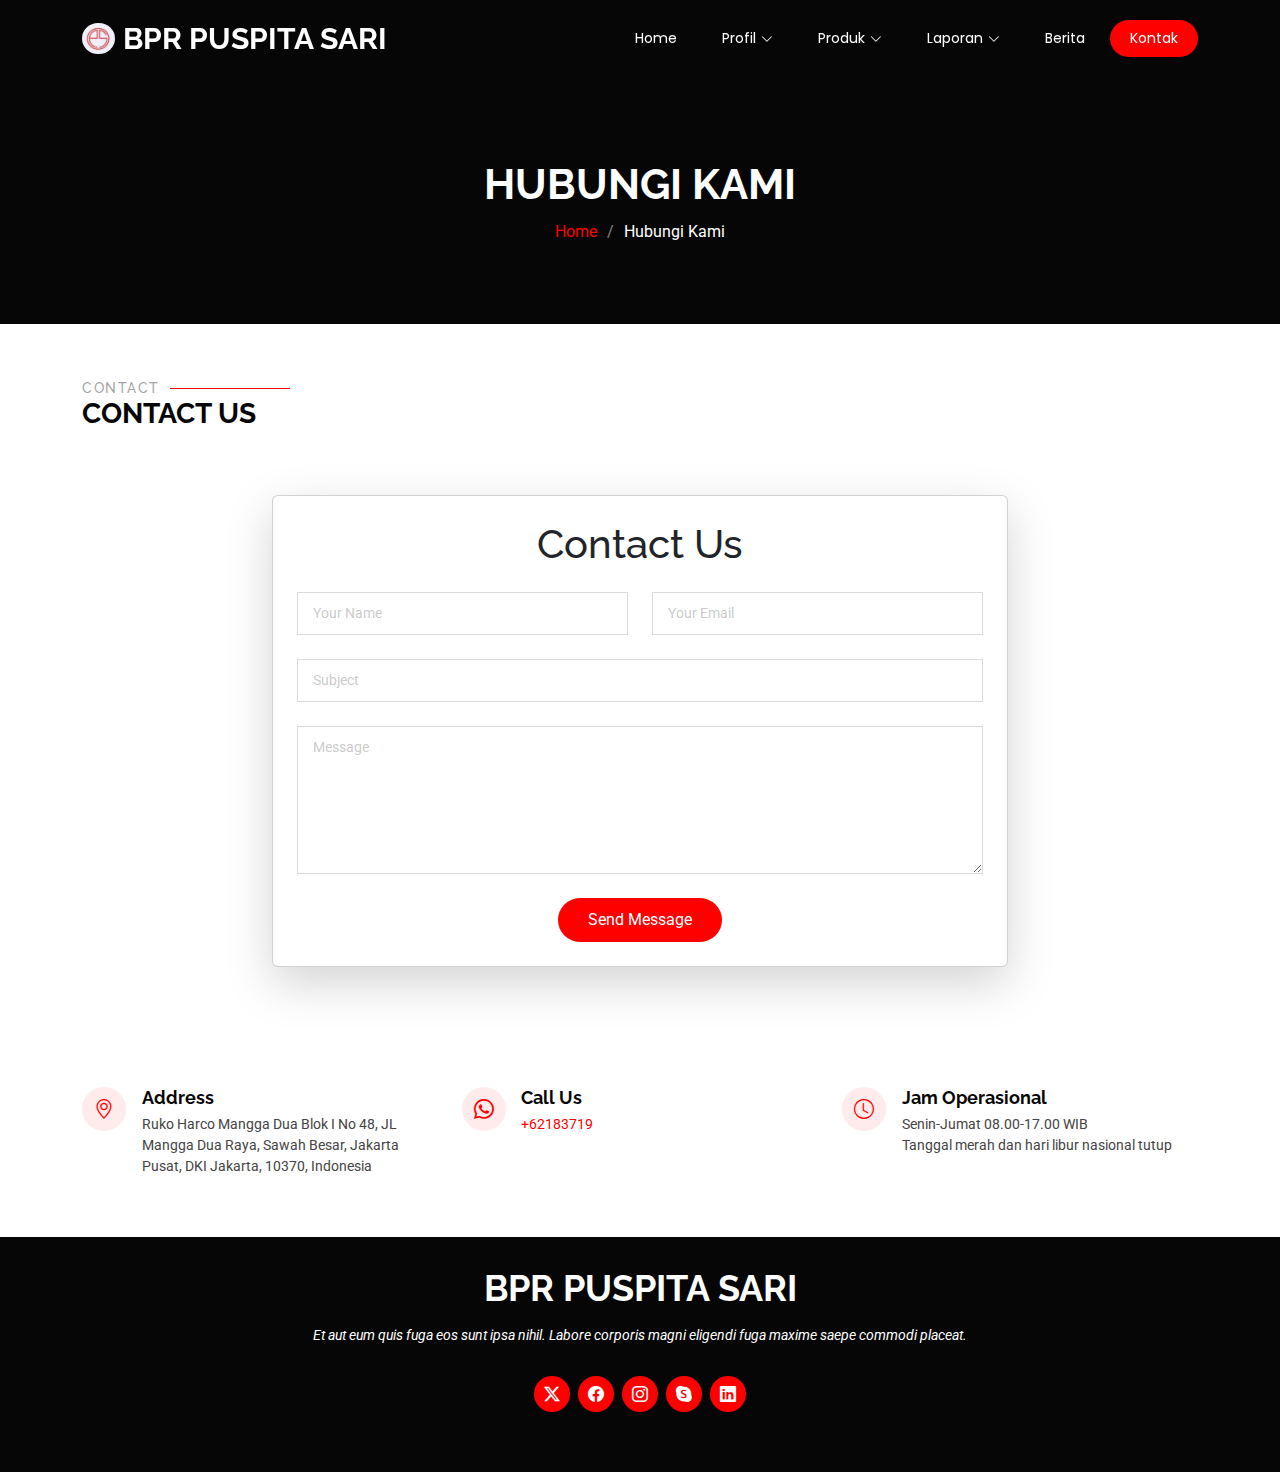
<file: kontak.html>
<!DOCTYPE html>
<html lang="en">

<head>
  <meta charset="utf-8">
  <meta content="width=device-width, initial-scale=1.0" name="viewport">
  <title>Profil - BPR PUSPITA SARI</title>
  <meta name="description" content="">
  <meta name="keywords" content="">

  <!-- Favicons -->
  <link href="assets/img/logo (2).png" rel="icon">
  <link href="assets/img/apple-touch-icon.png" rel="apple-touch-icon">

  <!-- Fonts -->
  <link href="https://fonts.googleapis.com" rel="preconnect">
  <link href="https://fonts.gstatic.com" rel="preconnect" crossorigin>
  <link href="https://fonts.googleapis.com/css2?family=Roboto:ital,wght@0,100;0,300;0,400;0,500;0,700;0,900;1,100;1,300;1,400;1,500;1,700;1,900&family=Poppins:ital,wght@0,100;0,200;0,300;0,400;0,500;0,600;0,700;0,800;0,900;1,100;1,200;1,300;1,400;1,500;1,600;1,700;1,800;1,900&family=Raleway:ital,wght@0,100;0,200;0,300;0,400;0,500;0,600;0,700;0,800;0,900;1,100;1,200;1,300;1,400;1,500;1,600;1,700;1,800;1,900&display=swap" rel="stylesheet">

  <!-- Vendor CSS Files -->
  <link href="assets/vendor/bootstrap/css/bootstrap.min.css" rel="stylesheet">
  <link href="assets/vendor/bootstrap-icons/bootstrap-icons.css" rel="stylesheet">
  <link href="assets/vendor/aos/aos.css" rel="stylesheet">
  <link href="assets/vendor/animate.css/animate.min.css" rel="stylesheet">
  <link href="assets/vendor/glightbox/css/glightbox.min.css" rel="stylesheet">
  <link href="assets/vendor/swiper/swiper-bundle.min.css" rel="stylesheet">

  <!-- Main CSS File -->
  <link href="assets/css/main.css" rel="stylesheet">
</head>

<body class="blog-page">

  <header id="header" class="header d-flex align-items-center fixed-top">
    <div class="container-fluid container-xl position-relative d-flex align-items-center justify-content-between">

      <a href="index.html" class="logo d-flex align-items-center">
        <img src="assets/img/logo.jpg" style="border-radius: 50%;" alt="">
        <h1 class="sitename">BPR PUSPITA SARI</h1>
      </a>

      <nav id="navmenu" class="navmenu">
        <ul>
          <li><a href="index.html">Home</a></li>
          <li class="dropdown"><a href="#"><span>Profil</span> <i class="bi bi-chevron-down toggle-dropdown"></i></a>
            <ul>
              <li><a href="about.html">Tentang Kami</a></li>
              <li><a href="team.html">Manajemen</a></li>
              <li><a href="penghargaan.html">Penghargaan</a></li>
              <li><a href="struktur.html">Struktur Organisasi</a></li>
            </ul>
          </li>
          <li class="dropdown"><a href="#services"><span>Produk</span> <i class="bi bi-chevron-down toggle-dropdown"></i></a>
            <ul>
              <li><a href="tabungan.html">TABUNGAN</a></li>
              <li><a href="deposit.html">DEPOSIT</a></li>
              <li><a href="kredit.html">KREDITKKM</a></li>
            </ul>
          </li>
          <li class="dropdown"><a href="#"><span>Laporan</span> <i class="bi bi-chevron-down toggle-dropdown"></i></a>
            <ul>
              <li><a href="laporanpub.html">Laporan Publikasi</a></li>
              <li><a href="laporanthn.html">Laporan Tahunan</a></li>
              <li><a href="laporantata.html">Laporan Tata Kelola</a></li>
            </ul>
          </li>
          <li><a href="blog.html" >Berita</a></li>
          <li><a href="kontak.html"class="active">Kontak</a></li>
        </ul>
        <i class="mobile-nav-toggle d-xl-none bi bi-list"></i>
      </nav>

    </div>
  </header>

  <main class="main">

    <!-- Page Title -->
    <div class="page-title dark-background">
      <div class="container position-relative">
        <h1>HUBUNGI KAMI</h1>
        <nav class="breadcrumbs">
          <ol>
            <li><a href="index.html">Home</a></li>
            <li class="current">Hubungi Kami</li>
          </ol>
        </nav>
      </div>
    </div><!-- End Page Title -->

    <section id="contact" class="contact section">

        <!-- Section Title -->
        <div class="container section-title" data-aos="fade-up">
          <h2>Contact</h2>
          <p>Contact Us</p>
        </div><!-- End Section Title -->
  
        <div class="container" data-aos="fade" data-aos-delay="100">
            <div class="row justify-content-center gy-4">
              <div class="col-lg-8">
                <div class="card shadow-lg">
                  <div class="card-body p-4">
                    <h1 class="card-title text-center mb-4">Contact Us</h1>
                    <form action="forms/contact.php" method="post" class="php-email-form" data-aos="fade-up" data-aos-delay="200">
                      <div class="row gy-4">
          
                        <div class="col-md-6">
                          <input type="text" name="name" class="form-control" placeholder="Your Name" required>
                        </div>
          
                        <div class="col-md-6">
                          <input type="email" name="email" class="form-control" placeholder="Your Email" required>
                        </div>
          
                        <div class="col-md-12">
                          <input type="text" name="subject" class="form-control" placeholder="Subject" required>
                        </div>
          
                        <div class="col-md-12">
                          <textarea name="message" class="form-control" rows="6" placeholder="Message" required></textarea>
                        </div>
          
                        <div class="col-md-12 text-center">
                          <div class="loading">Loading</div>
                          <div class="error-message"></div>
                          <div class="sent-message">Your message has been sent. Thank you!</div>
          
                          <button type="submit" class="btn btn-primary">Send Message</button>
                        </div>
          
                      </div>
                    </form>
                  </div>
                </div>
              </div>
            </div>
          </div>
          
  
      </section><!-- /Contact Section -->

      <section id="contact" class="contact section">

        <div class="container">
          <div class="row justify-content-between text-start gy-4">
        
            <div class="col-lg-4 d-flex">
              <div class="info-item d-flex">
                <i class="bi bi-geo-alt flex-shrink-0 me-3"></i>
                <div>
                  <h3>Address</h3>
                  <p>Ruko Harco Mangga Dua Blok I No 48, JL Mangga Dua Raya, Sawah Besar, Jakarta Pusat, DKI Jakarta, 10370, Indonesia</p>
                </div>
              </div>
            </div>
  
            <div class="col-lg-4 d-flex">
              <div class="info-item d-flex">
                <i class="bi bi-whatsapp flex-shrink-0"></i>
                <div>
                  <h3>Call Us</h3>
                  <a href="https://wa.me/628?text=Halo%20saya%20ingin%20menghubungi%20Anda" target="_blank">
                    <p>+62183719</p>
                  </a>
                </div>
              </div>
          </div>
        
            <div class="col-lg-4 d-flex">
              <div class="info-item d-flex">
                <i class="bi bi-clock flex-shrink-0 me-3"></i>
                <div>
                  <h3>Jam Operasional</h3>
                  <p>Senin-Jumat
                    08.00-17.00 WIB</p>
                    
                   <p>Tanggal merah dan hari libur nasional tutup</p>
                </div>
              </div>
            </div>
        
          </div>
        </div>      
  
        </div>
  
      </section><!-- /Contact Section -->
  </main>

  <footer id="footer" class="footer dark-background">
    <div class="container">
      <h3 class="sitename">BPR PUSPITA SARI</h3>
      <p>Et aut eum quis fuga eos sunt ipsa nihil. Labore corporis magni eligendi fuga maxime saepe commodi placeat.</p>
      <div class="social-links d-flex justify-content-center">
        <a href=""><i class="bi bi-twitter-x"></i></a>
        <a href=""><i class="bi bi-facebook"></i></a>
        <a href=""><i class="bi bi-instagram"></i></a>
        <a href=""><i class="bi bi-skype"></i></a>
        <a href=""><i class="bi bi-linkedin"></i></a>
      </div>
    </div>
  </footer>

  <!-- Scroll Top -->
  <a href="#" id="scroll-top" class="scroll-top d-flex align-items-center justify-content-center"><i class="bi bi-arrow-up-short"></i></a>

  <!-- Preloader -->
  <div id="preloader"></div>

  <!-- Vendor JS Files -->
  <script src="assets/vendor/bootstrap/js/bootstrap.bundle.min.js"></script>
  <script src="assets/vendor/php-email-form/validate.js"></script>
  <script src="assets/vendor/aos/aos.js"></script>
  <script src="assets/vendor/glightbox/js/glightbox.min.js"></script>
  <script src="assets/vendor/imagesloaded/imagesloaded.pkgd.min.js"></script>
  <script src="assets/vendor/isotope-layout/isotope.pkgd.min.js"></script>
  <script src="assets/vendor/swiper/swiper-bundle.min.js"></script>

  <!-- Main JS File -->
  <script src="assets/js/main.js"></script>

</body>

</html>
</file>
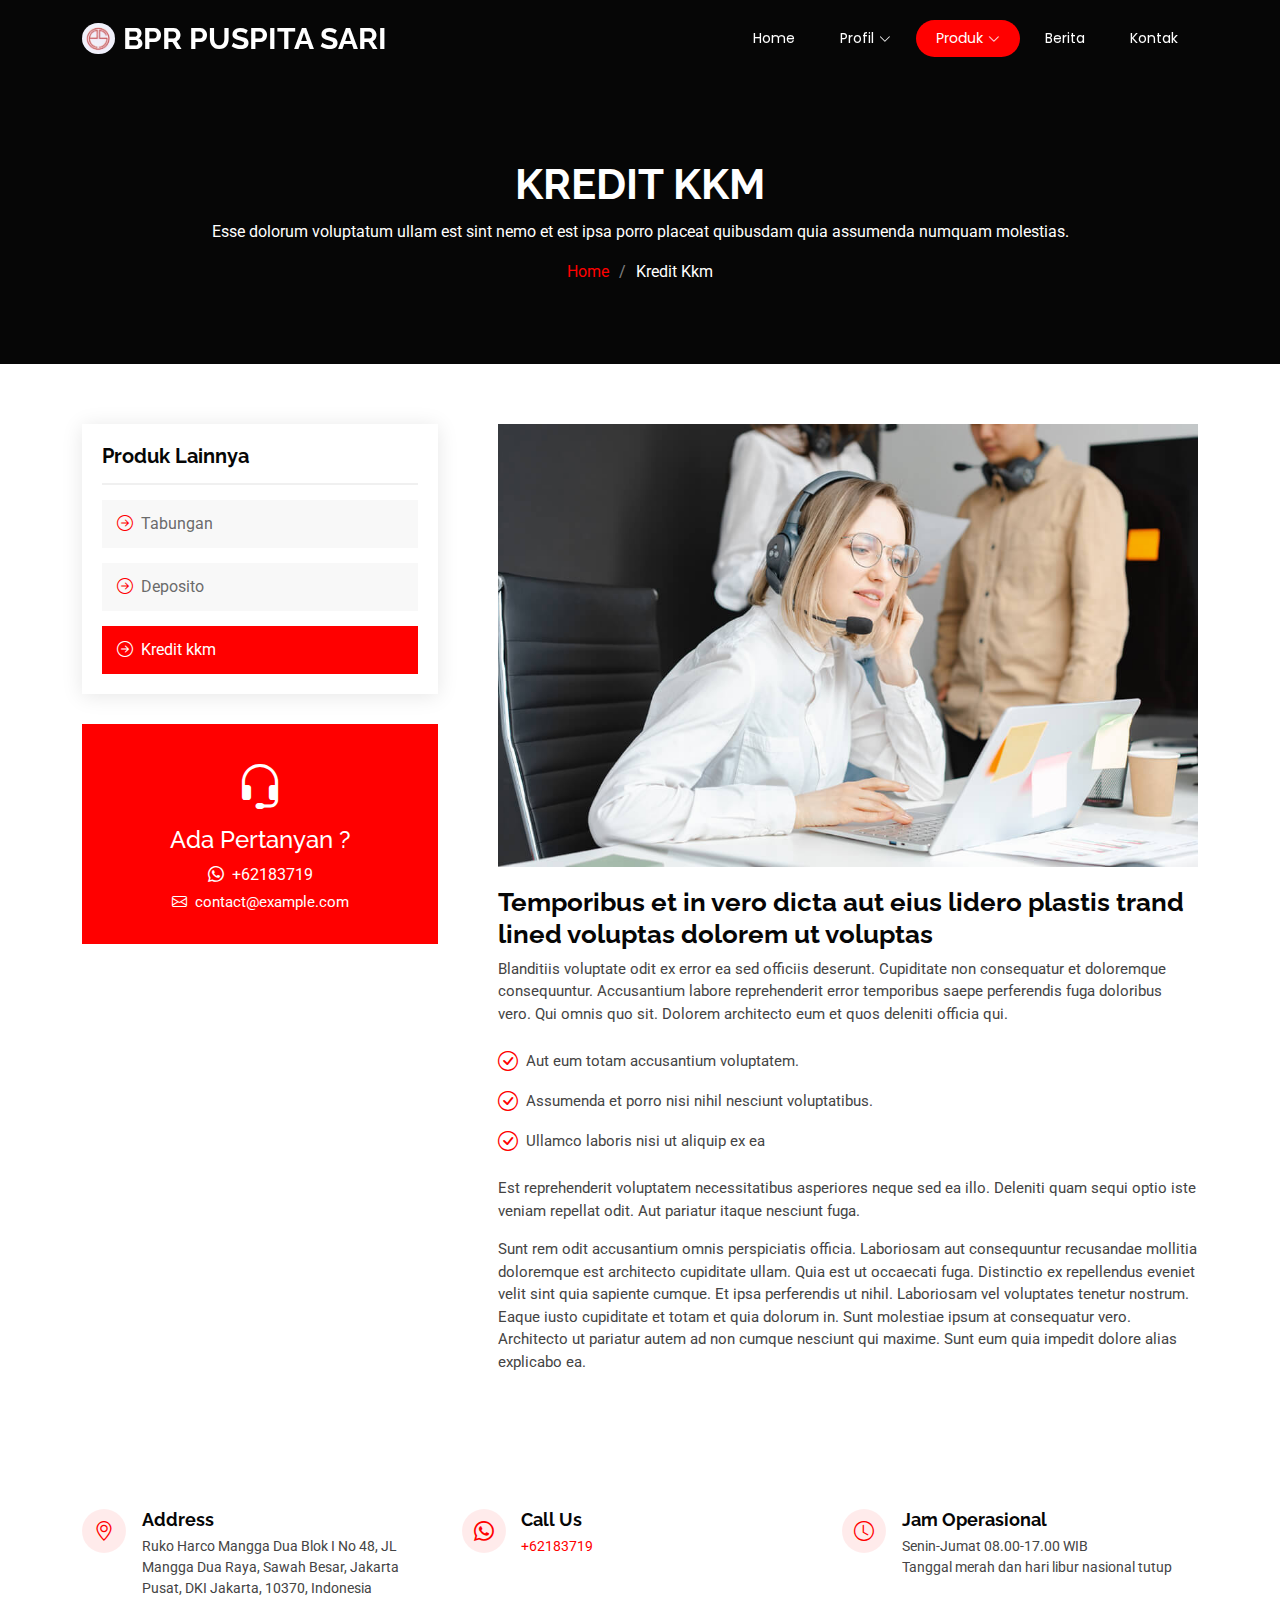
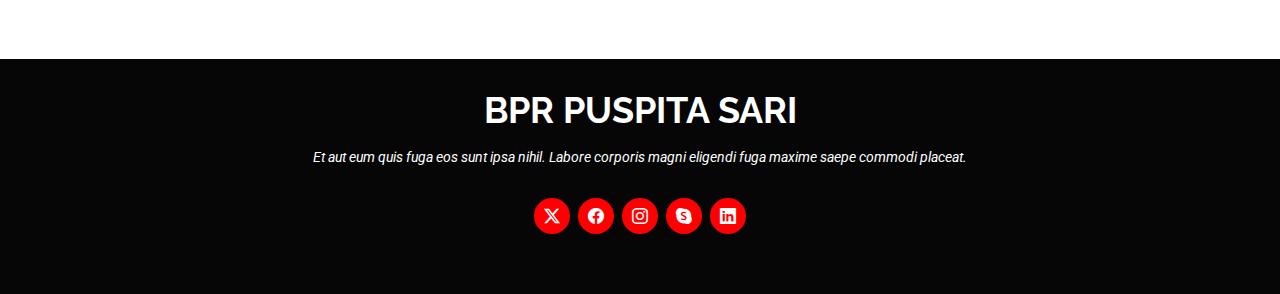
<file: kredit.html>
<!DOCTYPE html>
<html lang="en">

<head>
  <meta charset="utf-8">
  <meta content="width=device-width, initial-scale=1.0" name="viewport">
  <title>Produk - BPR PUSPITA SARI</title>
  <meta name="description" content="">
  <meta name="keywords" content="">

  <!-- Favicons -->
  <link href="assets/img/logo (2).png" rel="icon">
  <link href="assets/img/apple-touch-icon.png" rel="apple-touch-icon">

  <!-- Fonts -->
  <link href="https://fonts.googleapis.com" rel="preconnect">
  <link href="https://fonts.gstatic.com" rel="preconnect" crossorigin>
  <link href="https://fonts.googleapis.com/css2?family=Roboto:ital,wght@0,100;0,300;0,400;0,500;0,700;0,900;1,100;1,300;1,400;1,500;1,700;1,900&family=Poppins:ital,wght@0,100;0,200;0,300;0,400;0,500;0,600;0,700;0,800;0,900;1,100;1,200;1,300;1,400;1,500;1,600;1,700;1,800;1,900&family=Raleway:ital,wght@0,100;0,200;0,300;0,400;0,500;0,600;0,700;0,800;0,900;1,100;1,200;1,300;1,400;1,500;1,600;1,700;1,800;1,900&display=swap" rel="stylesheet">

  <!-- Vendor CSS Files -->
  <link href="assets/vendor/bootstrap/css/bootstrap.min.css" rel="stylesheet">
  <link href="assets/vendor/bootstrap-icons/bootstrap-icons.css" rel="stylesheet">
  <link href="assets/vendor/aos/aos.css" rel="stylesheet">
  <link href="assets/vendor/animate.css/animate.min.css" rel="stylesheet">
  <link href="assets/vendor/glightbox/css/glightbox.min.css" rel="stylesheet">
  <link href="assets/vendor/swiper/swiper-bundle.min.css" rel="stylesheet">

  <!-- Main CSS File -->
  <link href="assets/css/main.css" rel="stylesheet">
</head>

<body class="service-details-page">

  <header id="header" class="header d-flex align-items-center fixed-top">
    <div class="container-fluid container-xl position-relative d-flex align-items-center justify-content-between">

      <a href="index.html" class="logo d-flex align-items-center">
        <img src="assets/img/logo.jpg" style="border-radius: 50%;" alt="">
        <h1 class="sitename">BPR PUSPITA SARI</h1>
      </a>

      <nav id="navmenu" class="navmenu">
        <ul>
          <li><a href="index.html">Home</a></li>
          <li class="dropdown"><a href="#"><span>Profil</span> <i class="bi bi-chevron-down toggle-dropdown"></i></a>
            <ul>
              <li><a href="about.html">Tentang Kami</a></li>
              <li><a href="team.html">Manajemen</a></li>
              <li><a href="penghargaan.html">Penghargaan</a></li>
              <li><a href="struktur.html">Struktur Organisasi</a></li>
            </ul>
          </li>
          <li class="dropdown"><a href="#services" class="active"><span>Produk</span> <i class="bi bi-chevron-down toggle-dropdown"></i></a>
            <ul>
              <li><a href="tabungan.html">TABUNGAN</a></li>
              <li><a href="deposit.html">DEPOSIT</a></li>
              <li><a href="kredit.html">KREDITKKM</a></li>
            </ul>
          </li>
          <li><a href="blog.html">Berita</a></li>
          <li><a href="kontak.html">Kontak</a></li>
        </ul>
        <i class="mobile-nav-toggle d-xl-none bi bi-list"></i>
      </nav>

    </div>
  </header>

  <main class="main">

    <!-- Page Title -->
    <div class="page-title dark-background">
      <div class="container position-relative">
        <h1>KREDIT KKM</h1>
        <p>Esse dolorum voluptatum ullam est sint nemo et est ipsa porro placeat quibusdam quia assumenda numquam molestias.</p>
        <nav class="breadcrumbs">
          <ol>
            <li><a href="index.html">Home</a></li>
            <li class="current">Kredit Kkm</li>
          </ol>
        </nav>
      </div>
    </div><!-- End Page Title -->

    <!-- Service Details Section -->
    <section id="service-details" class="service-details section">

      <div class="container">

        <div class="row gy-5">

          <div class="col-lg-4" data-aos="fade-up" data-aos-delay="100">

            <div class="service-box">
              <h4>Produk Lainnya</h4>
              <div class="services-list">
                <a href="tabungan.html"><i class="bi bi-arrow-right-circle"></i><span>Tabungan</span></a>
                <a href="deposit.html"><i class="bi bi-arrow-right-circle"></i><span>Deposito</span></a>
                <a href="kredit.html" class="active"><i class="bi bi-arrow-right-circle"></i><span>Kredit kkm</span></a>
              </div>
            </div><!-- End Services List -->

            <div class="help-box d-flex flex-column justify-content-center align-items-center">
                <i class="bi bi-headset help-icon"></i>
                <h4>Ada Pertanyan ?</h4>
                  <a href="https://wa.me/6285776851118?text=Halo%20saya%20ingin%20menghubungi%20Anda" target="_blank">
                    <i class="bi bi-whatsapp me-2"></i>+62183719
                  </a>
                <p class="d-flex align-items-center mt-1 mb-0"><i class="bi bi-envelope me-2"></i> <a href="mailto:contact@example.com">contact@example.com</a></p>
              </div>

          </div>

          <div class="col-lg-8 ps-lg-5" data-aos="fade-up" data-aos-delay="200">
            <img src="assets/img/services.jpg" alt="" class="img-fluid services-img">
            <h3>Temporibus et in vero dicta aut eius lidero plastis trand lined voluptas dolorem ut voluptas</h3>
            <p>
              Blanditiis voluptate odit ex error ea sed officiis deserunt. Cupiditate non consequatur et doloremque consequuntur. Accusantium labore reprehenderit error temporibus saepe perferendis fuga doloribus vero. Qui omnis quo sit. Dolorem architecto eum et quos deleniti officia qui.
            </p>
            <ul>
              <li><i class="bi bi-check-circle"></i> <span>Aut eum totam accusantium voluptatem.</span></li>
              <li><i class="bi bi-check-circle"></i> <span>Assumenda et porro nisi nihil nesciunt voluptatibus.</span></li>
              <li><i class="bi bi-check-circle"></i> <span>Ullamco laboris nisi ut aliquip ex ea</span></li>
            </ul>
            <p>
              Est reprehenderit voluptatem necessitatibus asperiores neque sed ea illo. Deleniti quam sequi optio iste veniam repellat odit. Aut pariatur itaque nesciunt fuga.
            </p>
            <p>
              Sunt rem odit accusantium omnis perspiciatis officia. Laboriosam aut consequuntur recusandae mollitia doloremque est architecto cupiditate ullam. Quia est ut occaecati fuga. Distinctio ex repellendus eveniet velit sint quia sapiente cumque. Et ipsa perferendis ut nihil. Laboriosam vel voluptates tenetur nostrum. Eaque iusto cupiditate et totam et quia dolorum in. Sunt molestiae ipsum at consequatur vero. Architecto ut pariatur autem ad non cumque nesciunt qui maxime. Sunt eum quia impedit dolore alias explicabo ea.
            </p>
          </div>

        </div>

      </div>

    </section><!-- /Service Details Section -->

    <section id="contact" class="contact section">

        <div class="container">
          <div class="row justify-content-between text-start gy-4">
        
            <div class="col-lg-4 d-flex">
              <div class="info-item d-flex">
                <i class="bi bi-geo-alt flex-shrink-0 me-3"></i>
                <div>
                  <h3>Address</h3>
                  <p>Ruko Harco Mangga Dua Blok I No 48, JL Mangga Dua Raya, Sawah Besar, Jakarta Pusat, DKI Jakarta, 10370, Indonesia</p>
                </div>
              </div>
            </div>
  
            <div class="col-lg-4 d-flex">
              <div class="info-item d-flex">
                <i class="bi bi-whatsapp flex-shrink-0"></i>
                <div>
                  <h3>Call Us</h3>
                  <a href="https://wa.me/6285776851118?text=Halo%20saya%20ingin%20menghubungi%20Anda" target="_blank">
                    <p>+62183719</p>
                  </a>
                </div>
              </div>
          </div>
        
            <div class="col-lg-4 d-flex">
              <div class="info-item d-flex">
                <i class="bi bi-clock flex-shrink-0 me-3"></i>
                <div>
                  <h3>Jam Operasional</h3>
                  <p>Senin-Jumat
                    08.00-17.00 WIB</p>
                    
                   <p>Tanggal merah dan hari libur nasional tutup</p>
                </div>
              </div>
            </div>
        
          </div>
        </div>      
  
        </div>
  
      </section><!-- /Contact Section -->

  </main>

  <footer id="footer" class="footer dark-background">
    <div class="container">
      <h3 class="sitename">BPR PUSPITA SARI</h3>
      <p>Et aut eum quis fuga eos sunt ipsa nihil. Labore corporis magni eligendi fuga maxime saepe commodi placeat.</p>
      <div class="social-links d-flex justify-content-center">
        <a href=""><i class="bi bi-twitter-x"></i></a>
        <a href=""><i class="bi bi-facebook"></i></a>
        <a href=""><i class="bi bi-instagram"></i></a>
        <a href=""><i class="bi bi-skype"></i></a>
        <a href=""><i class="bi bi-linkedin"></i></a>
      </div>
    </div>
  </footer>

  <!-- Scroll Top -->
  <a href="#" id="scroll-top" class="scroll-top d-flex align-items-center justify-content-center"><i class="bi bi-arrow-up-short"></i></a>

  <!-- Preloader -->
  <div id="preloader"></div>

  <!-- Vendor JS Files -->
  <script src="assets/vendor/bootstrap/js/bootstrap.bundle.min.js"></script>
  <script src="assets/vendor/php-email-form/validate.js"></script>
  <script src="assets/vendor/aos/aos.js"></script>
  <script src="assets/vendor/glightbox/js/glightbox.min.js"></script>
  <script src="assets/vendor/imagesloaded/imagesloaded.pkgd.min.js"></script>
  <script src="assets/vendor/isotope-layout/isotope.pkgd.min.js"></script>
  <script src="assets/vendor/swiper/swiper-bundle.min.js"></script>

  <!-- Main JS File -->
  <script src="assets/js/main.js"></script>

</body>

</html>
</file>
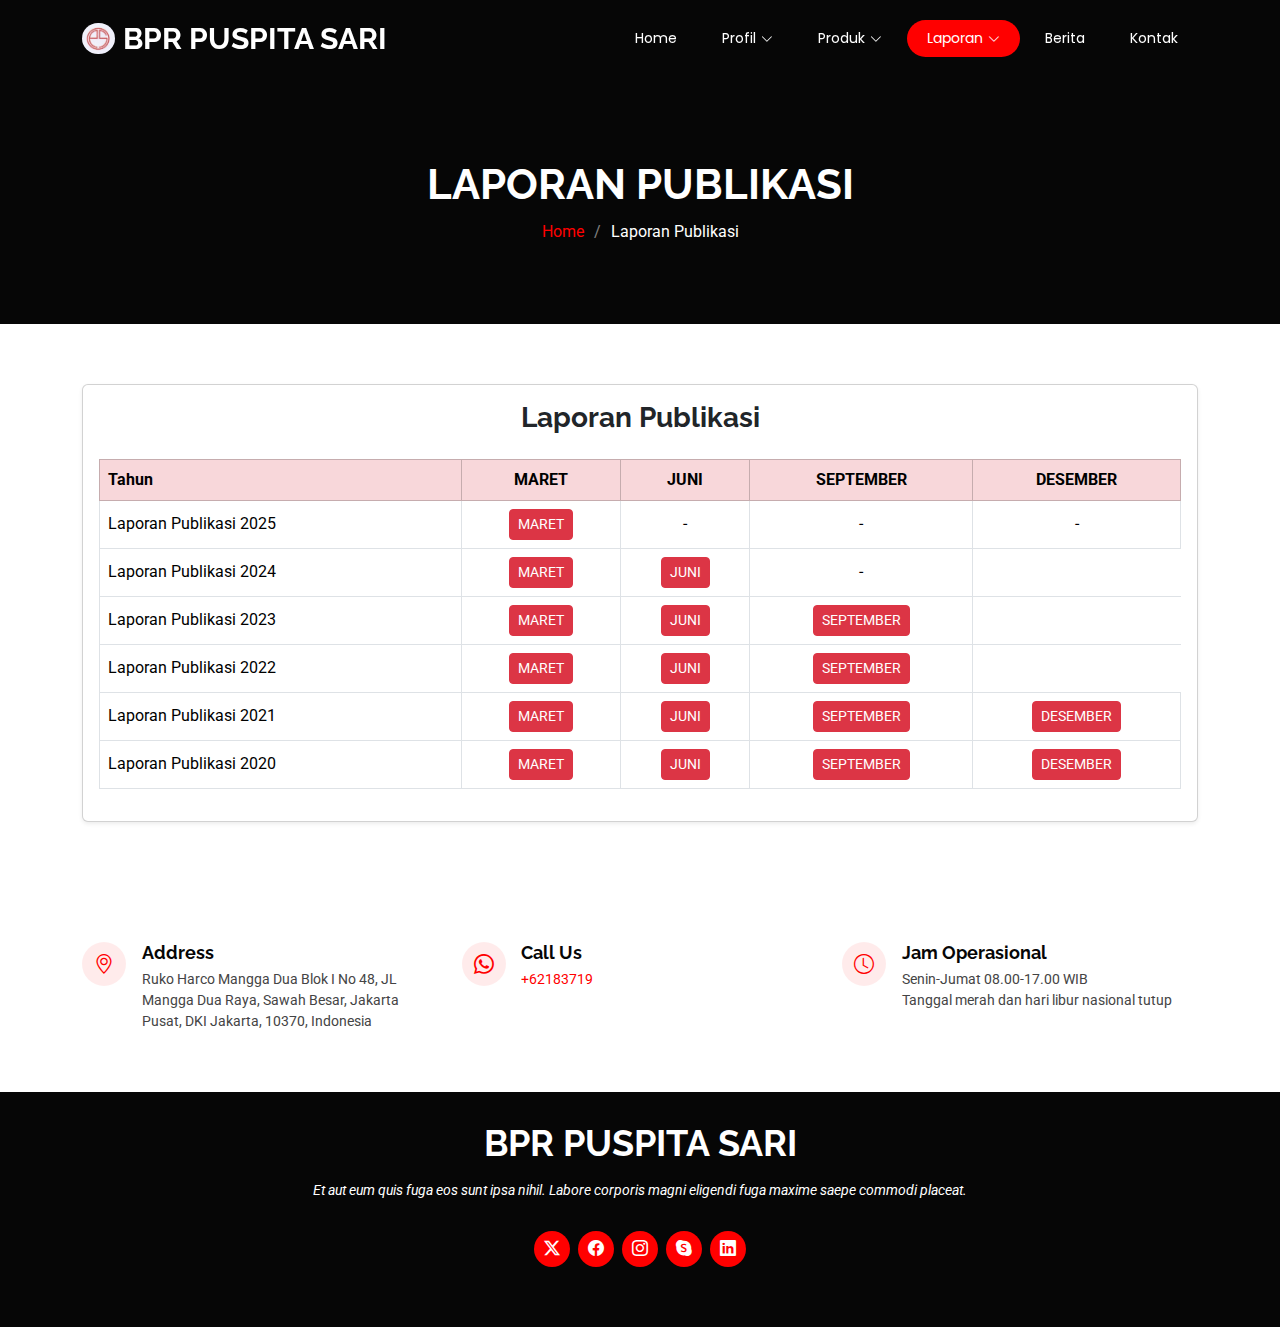
<file: laporanpub.html>
<!DOCTYPE html>
<html lang="en">

<head>
  <meta charset="utf-8">
  <meta content="width=device-width, initial-scale=1.0" name="viewport">
  <title>Profil - BPR PUSPITA SARI</title>
  <meta name="description" content="">
  <meta name="keywords" content="">

  <!-- Favicons -->
  <link href="assets/img/logo (2).png" rel="icon">
  <link href="assets/img/apple-touch-icon.png" rel="apple-touch-icon">

  <!-- Fonts -->
  <link href="https://fonts.googleapis.com" rel="preconnect">
  <link href="https://fonts.gstatic.com" rel="preconnect" crossorigin>
  <link href="https://fonts.googleapis.com/css2?family=Roboto:ital,wght@0,100;0,300;0,400;0,500;0,700;0,900;1,100;1,300;1,400;1,500;1,700;1,900&family=Poppins:ital,wght@0,100;0,200;0,300;0,400;0,500;0,600;0,700;0,800;0,900;1,100;1,200;1,300;1,400;1,500;1,600;1,700;1,800;1,900&family=Raleway:ital,wght@0,100;0,200;0,300;0,400;0,500;0,600;0,700;0,800;0,900;1,100;1,200;1,300;1,400;1,500;1,600;1,700;1,800;1,900&display=swap" rel="stylesheet">

  <!-- Vendor CSS Files -->
  <link href="assets/vendor/bootstrap/css/bootstrap.min.css" rel="stylesheet">
  <link href="assets/vendor/bootstrap-icons/bootstrap-icons.css" rel="stylesheet">
  <link href="assets/vendor/aos/aos.css" rel="stylesheet">
  <link href="assets/vendor/animate.css/animate.min.css" rel="stylesheet">
  <link href="assets/vendor/glightbox/css/glightbox.min.css" rel="stylesheet">
  <link href="assets/vendor/swiper/swiper-bundle.min.css" rel="stylesheet">

  <!-- Main CSS File -->
  <link href="assets/css/main.css" rel="stylesheet">
</head>

<body class="blog-page">

  <header id="header" class="header d-flex align-items-center fixed-top">
    <div class="container-fluid container-xl position-relative d-flex align-items-center justify-content-between">

      <a href="index.html" class="logo d-flex align-items-center">
        <img src="assets/img/logo.jpg" style="border-radius: 50%;" alt="">
        <h1 class="sitename">BPR PUSPITA SARI</h1>
      </a>

      <nav id="navmenu" class="navmenu">
        <ul>
          <li><a href="index.html">Home</a></li>
          <li class="dropdown"><a href="#"><span>Profil</span> <i class="bi bi-chevron-down toggle-dropdown"></i></a>
            <ul>
              <li><a href="about.html">Tentang Kami</a></li>
              <li><a href="team.html">Manajemen</a></li>
              <li><a href="penghargaan.html">Penghargaan</a></li>
              <li><a href="struktur.html">Struktur Organisasi</a></li>
            </ul>
          </li>
          <li class="dropdown"><a href="#services"><span>Produk</span> <i class="bi bi-chevron-down toggle-dropdown"></i></a>
            <ul>
              <li><a href="tabungan.html">TABUNGAN</a></li>
              <li><a href="deposit.html">DEPOSIT</a></li>
              <li><a href="kredit.html">KREDITKKM</a></li>
            </ul>
          </li>
          <li class="dropdown"><a href="#" class="active"><span>Laporan</span> <i class="bi bi-chevron-down toggle-dropdown"></i></a>
            <ul>
              <li><a href="laporanpub.html">Laporan Publikasi</a></li>
              <li><a href="laporanthn.html">Laporan Tahunan</a></li>
              <li><a href="laporantata.html">Laporan Tata Kelola</a></li>
            </ul>
          </li>
          <li><a href="blog.html">Berita</a></li>
          <li><a href="kontak.html">Kontak</a></li>
        </ul>
        <i class="mobile-nav-toggle d-xl-none bi bi-list"></i>
      </nav>

    </div>
  </header>

  <main class="main">

    <!-- Page Title -->
    <div class="page-title dark-background">
      <div class="container position-relative">
        <h1>LAPORAN PUBLIKASI</h1>
        <nav class="breadcrumbs">
          <ol>
            <li><a href="index.html">Home</a></li>
            <li class="current">Laporan Publikasi</li>
          </ol>
        </nav>
      </div>
    </div><!-- End Page Title -->

    <section class="section">
      <div class="container">
        <div class="card shadow-sm" data-aos="fade-up" data-aos-delay="200">
          <div class="card-body">
            <h3 class="card-title text-center mb-4 fw-bold">Laporan Publikasi</h3>
            <div class="table-responsive">
              <table class="table table-bordered text-center align-middle">
                <thead class="table-danger">
                  <tr>
                    <th class="text-start">Tahun</th>
                    <th>MARET</th>
                    <th>JUNI</th>
                    <th>SEPTEMBER</th>
                    <th>DESEMBER</th>
                  </tr>
                </thead>
                <tbody>
                  <!-- 2025 -->
                  <tr>
                    <td class="text-start">Laporan Publikasi 2025</td>
                    <td><a href="assets/pdf/laporan-maret-2023.pdf" class="btn btn-danger btn-sm">MARET</a></td>
                    <td>-</td>
                    <td>-</td>
                    <td>-</td>
                  </tr>
                  <!-- 2024 -->
                  <tr>
                    <td class="text-start">Laporan Publikasi 2024</td>
                    <td><a href="#" class="btn btn-danger btn-sm">MARET</a></td>
                    <td><a href="#" class="btn btn-danger btn-sm">JUNI</a></td>
                    <td>-</td>
                  </tr>
                  <!-- 2023 -->
                  <tr>
                    <td class="text-start">Laporan Publikasi 2023</td>
                    <td><a href="#" class="btn btn-danger btn-sm">MARET</a></td>
                    <td><a href="#" class="btn btn-danger btn-sm">JUNI</a></td>
                    <td><a href="#" class="btn btn-danger btn-sm">SEPTEMBER</a></td>
                  </tr>
                  <!-- 2022 -->
                  <tr>
                    <td class="text-start">Laporan Publikasi 2022</td>
                    <td><a href="#" class="btn btn-danger btn-sm">MARET</a></td>
                    <td><a href="#" class="btn btn-danger btn-sm">JUNI</a></td>
                    <td><a href="#" class="btn btn-danger btn-sm">SEPTEMBER</a></td>
                  </tr>
                  <!-- 2021 -->
                  <tr>
                    <td class="text-start">Laporan Publikasi 2021</td>
                    <td><a href="#" class="btn btn-danger btn-sm">MARET</a></td>
                    <td><a href="#" class="btn btn-danger btn-sm">JUNI</a></td>
                    <td><a href="#" class="btn btn-danger btn-sm">SEPTEMBER</a></td>
                    <td><a href="#" class="btn btn-danger btn-sm">DESEMBER</a></td>
                  </tr>
                  <!-- 2020 -->
                  <tr>
                    <td class="text-start">Laporan Publikasi 2020</td>
                    <td><a href="#" class="btn btn-danger btn-sm">MARET</a></td>
                    <td><a href="#" class="btn btn-danger btn-sm">JUNI</a></td>
                    <td><a href="#" class="btn btn-danger btn-sm">SEPTEMBER</a></td>
                    <td><a href="#" class="btn btn-danger btn-sm">DESEMBER</a></td>
                  </tr>
                </tbody>
              </table>
            </div>
          </div>
        </div>
      </div>
    </section>
    


    <section id="contact" class="contact section">

      <div class="container">
        <div class="row justify-content-between text-start gy-4">
      
          <div class="col-lg-4 d-flex">
            <div class="info-item d-flex">
              <i class="bi bi-geo-alt flex-shrink-0 me-3"></i>
              <div>
                <h3>Address</h3>
                <p>Ruko Harco Mangga Dua Blok I No 48, JL Mangga Dua Raya, Sawah Besar, Jakarta Pusat, DKI Jakarta, 10370, Indonesia</p>
              </div>
            </div>
          </div>

          <div class="col-lg-4 d-flex">
            <div class="info-item d-flex">
              <i class="bi bi-whatsapp flex-shrink-0"></i>
              <div>
                <h3>Call Us</h3>
                <a href="https://wa.me/628?text=Halo%20saya%20ingin%20menghubungi%20Anda" target="_blank">
                  <p>+62183719</p>
                </a>
              </div>
            </div>
        </div>
      
          <div class="col-lg-4 d-flex">
            <div class="info-item d-flex">
              <i class="bi bi-clock flex-shrink-0 me-3"></i>
              <div>
                <h3>Jam Operasional</h3>
                <p>Senin-Jumat
                  08.00-17.00 WIB</p>
                  
                 <p>Tanggal merah dan hari libur nasional tutup</p>
              </div>
            </div>
          </div>
      
        </div>
      </div>      

      </div>

    </section><!-- /Contact Section -->
  </main>

  <footer id="footer" class="footer dark-background">
    <div class="container">
      <h3 class="sitename">BPR PUSPITA SARI</h3>
      <p>Et aut eum quis fuga eos sunt ipsa nihil. Labore corporis magni eligendi fuga maxime saepe commodi placeat.</p>
      <div class="social-links d-flex justify-content-center">
        <a href=""><i class="bi bi-twitter-x"></i></a>
        <a href=""><i class="bi bi-facebook"></i></a>
        <a href=""><i class="bi bi-instagram"></i></a>
        <a href=""><i class="bi bi-skype"></i></a>
        <a href=""><i class="bi bi-linkedin"></i></a>
      </div>
    </div>
  </footer>

  <!-- Scroll Top -->
  <a href="#" id="scroll-top" class="scroll-top d-flex align-items-center justify-content-center"><i class="bi bi-arrow-up-short"></i></a>

  <!-- Preloader -->
  <div id="preloader"></div>

  <!-- Vendor JS Files -->
  <script src="assets/vendor/bootstrap/js/bootstrap.bundle.min.js"></script>
  <script src="assets/vendor/php-email-form/validate.js"></script>
  <script src="assets/vendor/aos/aos.js"></script>
  <script src="assets/vendor/glightbox/js/glightbox.min.js"></script>
  <script src="assets/vendor/imagesloaded/imagesloaded.pkgd.min.js"></script>
  <script src="assets/vendor/isotope-layout/isotope.pkgd.min.js"></script>
  <script src="assets/vendor/swiper/swiper-bundle.min.js"></script>

  <!-- Main JS File -->
  <script src="assets/js/main.js"></script>

</body>

</html>
</file>
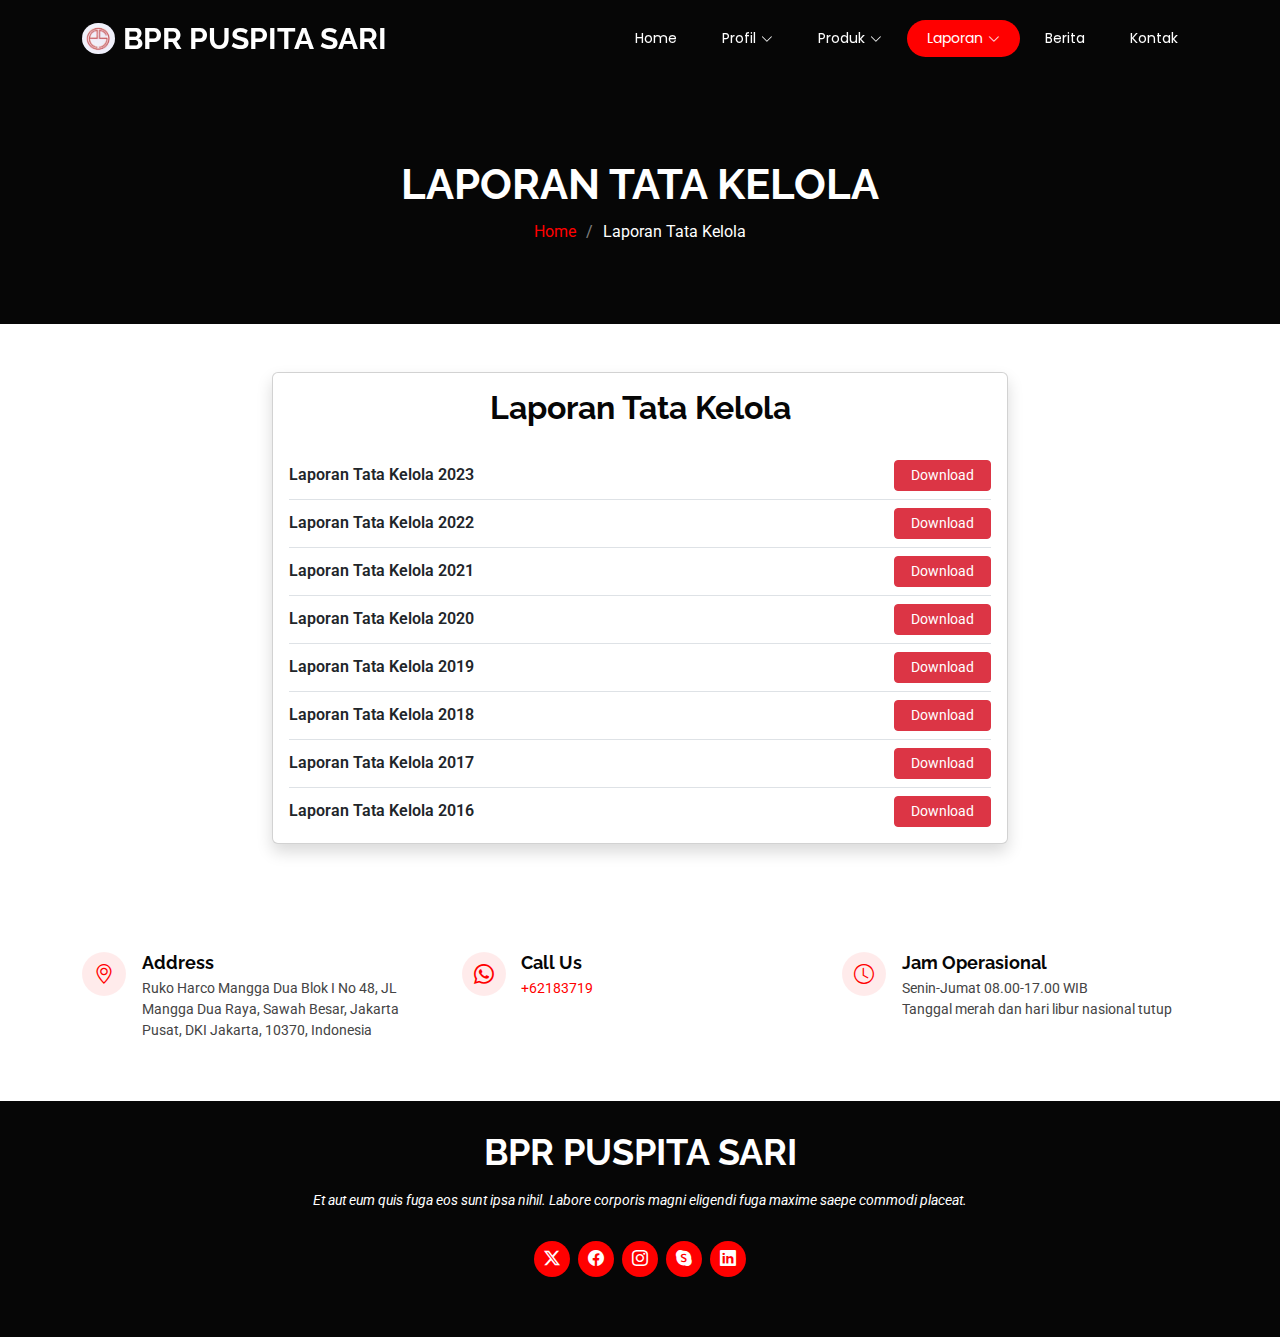
<file: laporantata.html>
<!DOCTYPE html>
<html lang="en">

<head>
  <meta charset="utf-8">
  <meta content="width=device-width, initial-scale=1.0" name="viewport">
  <title>Profil - BPR PUSPITA SARI</title>
  <meta name="description" content="">
  <meta name="keywords" content="">

  <!-- Favicons -->
  <link href="assets/img/logo (2).png" rel="icon">
  <link href="assets/img/apple-touch-icon.png" rel="apple-touch-icon">

  <!-- Fonts -->
  <link href="https://fonts.googleapis.com" rel="preconnect">
  <link href="https://fonts.gstatic.com" rel="preconnect" crossorigin>
  <link href="https://fonts.googleapis.com/css2?family=Roboto:ital,wght@0,100;0,300;0,400;0,500;0,700;0,900;1,100;1,300;1,400;1,500;1,700;1,900&family=Poppins:ital,wght@0,100;0,200;0,300;0,400;0,500;0,600;0,700;0,800;0,900;1,100;1,200;1,300;1,400;1,500;1,600;1,700;1,800;1,900&family=Raleway:ital,wght@0,100;0,200;0,300;0,400;0,500;0,600;0,700;0,800;0,900;1,100;1,200;1,300;1,400;1,500;1,600;1,700;1,800;1,900&display=swap" rel="stylesheet">

  <!-- Vendor CSS Files -->
  <link href="assets/vendor/bootstrap/css/bootstrap.min.css" rel="stylesheet">
  <link href="assets/vendor/bootstrap-icons/bootstrap-icons.css" rel="stylesheet">
  <link href="assets/vendor/aos/aos.css" rel="stylesheet">
  <link href="assets/vendor/animate.css/animate.min.css" rel="stylesheet">
  <link href="assets/vendor/glightbox/css/glightbox.min.css" rel="stylesheet">
  <link href="assets/vendor/swiper/swiper-bundle.min.css" rel="stylesheet">

  <!-- Main CSS File -->
  <link href="assets/css/main.css" rel="stylesheet">
</head>

<body class="blog-page">

  <header id="header" class="header d-flex align-items-center fixed-top">
    <div class="container-fluid container-xl position-relative d-flex align-items-center justify-content-between">

      <a href="index.html" class="logo d-flex align-items-center">
        <img src="assets/img/logo.jpg" style="border-radius: 50%;" alt="">
        <h1 class="sitename">BPR PUSPITA SARI</h1>
      </a>

      <nav id="navmenu" class="navmenu">
        <ul>
          <li><a href="index.html">Home</a></li>
          <li class="dropdown"><a href="#"><span>Profil</span> <i class="bi bi-chevron-down toggle-dropdown"></i></a>
            <ul>
              <li><a href="about.html">Tentang Kami</a></li>
              <li><a href="team.html">Manajemen</a></li>
              <li><a href="penghargaan.html">Penghargaan</a></li>
              <li><a href="struktur.html">Struktur Organisasi</a></li>
            </ul>
          </li>
          <li class="dropdown"><a href="#services"><span>Produk</span> <i class="bi bi-chevron-down toggle-dropdown"></i></a>
            <ul>
              <li><a href="tabungan.html">TABUNGAN</a></li>
              <li><a href="deposit.html">DEPOSIT</a></li>
              <li><a href="kredit.html">KREDITKKM</a></li>
            </ul>
          </li>
          <li class="dropdown"><a href="#" class="active"><span>Laporan</span> <i class="bi bi-chevron-down toggle-dropdown"></i></a>
            <ul>
              <li><a href="laporanpub.html">Laporan Publikasi</a></li>
              <li><a href="laporanthn.html">Laporan Tahunan</a></li>
              <li><a href="laporantata.html">Laporan Tata Kelola</a></li>
            </ul>
          </li>
          <li><a href="blog.html">Berita</a></li>
          <li><a href="kontak.html">Kontak</a></li>
        </ul>
        <i class="mobile-nav-toggle d-xl-none bi bi-list"></i>
      </nav>

    </div>
  </header>

  <main class="main">

    <!-- Page Title -->
    <div class="page-title dark-background">
      <div class="container position-relative">
        <h1>LAPORAN TATA KELOLA</h1>
        <nav class="breadcrumbs">
          <ol>
            <li><a href="index.html">Home</a></li>
            <li class="current">Laporan Tata Kelola</li>
          </ol>
        </nav>
      </div>
    </div><!-- End Page Title -->

    <section class="section py-5">
        <div class="container">
          <div class="row justify-content-center" data-aos="fade-up" data-aos-delay="200">
            <div class="col-lg-8">
      
              <div class="card shadow rounded">
                <div class="card-body">
                  <h2 class="text-center mb-4 fw-bold">Laporan Tata Kelola</h2>
      
                  <!-- Laporan List -->
                  <div class="list-group">
                    <!-- Ulangi item berikut untuk tiap tahun -->
                    <div class="d-flex justify-content-between align-items-center border-bottom py-2">
                      <span class="fs-6 fw-semibold">Laporan Tata Kelola 2023</span>
                      <a href="#" class="btn btn-danger btn-sm px-3">Download</a>
                    </div>
      
                    <div class="d-flex justify-content-between align-items-center border-bottom py-2">
                      <span class="fs-6 fw-semibold">Laporan Tata Kelola 2022</span>
                      <a href="#" class="btn btn-danger btn-sm px-3">Download</a>
                    </div>
      
                    <div class="d-flex justify-content-between align-items-center border-bottom py-2">
                      <span class="fs-6 fw-semibold">Laporan Tata Kelola 2021</span>
                      <a href="#" class="btn btn-danger btn-sm px-3">Download</a>
                    </div>
      
                    <div class="d-flex justify-content-between align-items-center border-bottom py-2">
                      <span class="fs-6 fw-semibold">Laporan Tata Kelola 2020</span>
                      <a href="#" class="btn btn-danger btn-sm px-3">Download</a>
                    </div>
      
                    <div class="d-flex justify-content-between align-items-center border-bottom py-2">
                      <span class="fs-6 fw-semibold">Laporan Tata Kelola 2019</span>
                      <a href="#" class="btn btn-danger btn-sm px-3">Download</a>
                    </div>
      
                    <div class="d-flex justify-content-between align-items-center border-bottom py-2">
                      <span class="fs-6 fw-semibold">Laporan Tata Kelola 2018</span>
                      <a href="#" class="btn btn-danger btn-sm px-3">Download</a>
                    </div>
      
                    <div class="d-flex justify-content-between align-items-center border-bottom py-2">
                      <span class="fs-6 fw-semibold">Laporan Tata Kelola 2017</span>
                      <a href="#" class="btn btn-danger btn-sm px-3">Download</a>
                    </div>
      
                    <div class="d-flex justify-content-between align-items-center pt-2">
                      <span class="fs-6 fw-semibold">Laporan Tata Kelola 2016</span>
                      <a href="#" class="btn btn-danger btn-sm px-3">Download</a>
                    </div>
                  </div>
                  <!-- End List -->
      
                </div>
              </div>
      
            </div>
          </div>
        </div>
      </section>
      

    <section id="contact" class="contact section">

      <div class="container">
        <div class="row justify-content-between text-start gy-4">
      
          <div class="col-lg-4 d-flex">
            <div class="info-item d-flex">
              <i class="bi bi-geo-alt flex-shrink-0 me-3"></i>
              <div>
                <h3>Address</h3>
                <p>Ruko Harco Mangga Dua Blok I No 48, JL Mangga Dua Raya, Sawah Besar, Jakarta Pusat, DKI Jakarta, 10370, Indonesia</p>
              </div>
            </div>
          </div>

          <div class="col-lg-4 d-flex">
            <div class="info-item d-flex">
              <i class="bi bi-whatsapp flex-shrink-0"></i>
              <div>
                <h3>Call Us</h3>
                <a href="https://wa.me/628?text=Halo%20saya%20ingin%20menghubungi%20Anda" target="_blank">
                  <p>+62183719</p>
                </a>
              </div>
            </div>
        </div>
      
          <div class="col-lg-4 d-flex">
            <div class="info-item d-flex">
              <i class="bi bi-clock flex-shrink-0 me-3"></i>
              <div>
                <h3>Jam Operasional</h3>
                <p>Senin-Jumat
                  08.00-17.00 WIB</p>
                  
                 <p>Tanggal merah dan hari libur nasional tutup</p>
              </div>
            </div>
          </div>
      
        </div>
      </div>      

      </div>

    </section><!-- /Contact Section -->
  </main>

  <footer id="footer" class="footer dark-background">
    <div class="container">
      <h3 class="sitename">BPR PUSPITA SARI</h3>
      <p>Et aut eum quis fuga eos sunt ipsa nihil. Labore corporis magni eligendi fuga maxime saepe commodi placeat.</p>
      <div class="social-links d-flex justify-content-center">
        <a href=""><i class="bi bi-twitter-x"></i></a>
        <a href=""><i class="bi bi-facebook"></i></a>
        <a href=""><i class="bi bi-instagram"></i></a>
        <a href=""><i class="bi bi-skype"></i></a>
        <a href=""><i class="bi bi-linkedin"></i></a>
      </div>
    </div>
  </footer>

  <!-- Scroll Top -->
  <a href="#" id="scroll-top" class="scroll-top d-flex align-items-center justify-content-center"><i class="bi bi-arrow-up-short"></i></a>

  <!-- Preloader -->
  <div id="preloader"></div>

  <!-- Vendor JS Files -->
  <script src="assets/vendor/bootstrap/js/bootstrap.bundle.min.js"></script>
  <script src="assets/vendor/php-email-form/validate.js"></script>
  <script src="assets/vendor/aos/aos.js"></script>
  <script src="assets/vendor/glightbox/js/glightbox.min.js"></script>
  <script src="assets/vendor/imagesloaded/imagesloaded.pkgd.min.js"></script>
  <script src="assets/vendor/isotope-layout/isotope.pkgd.min.js"></script>
  <script src="assets/vendor/swiper/swiper-bundle.min.js"></script>

  <!-- Main JS File -->
  <script src="assets/js/main.js"></script>

</body>

</html>
</file>
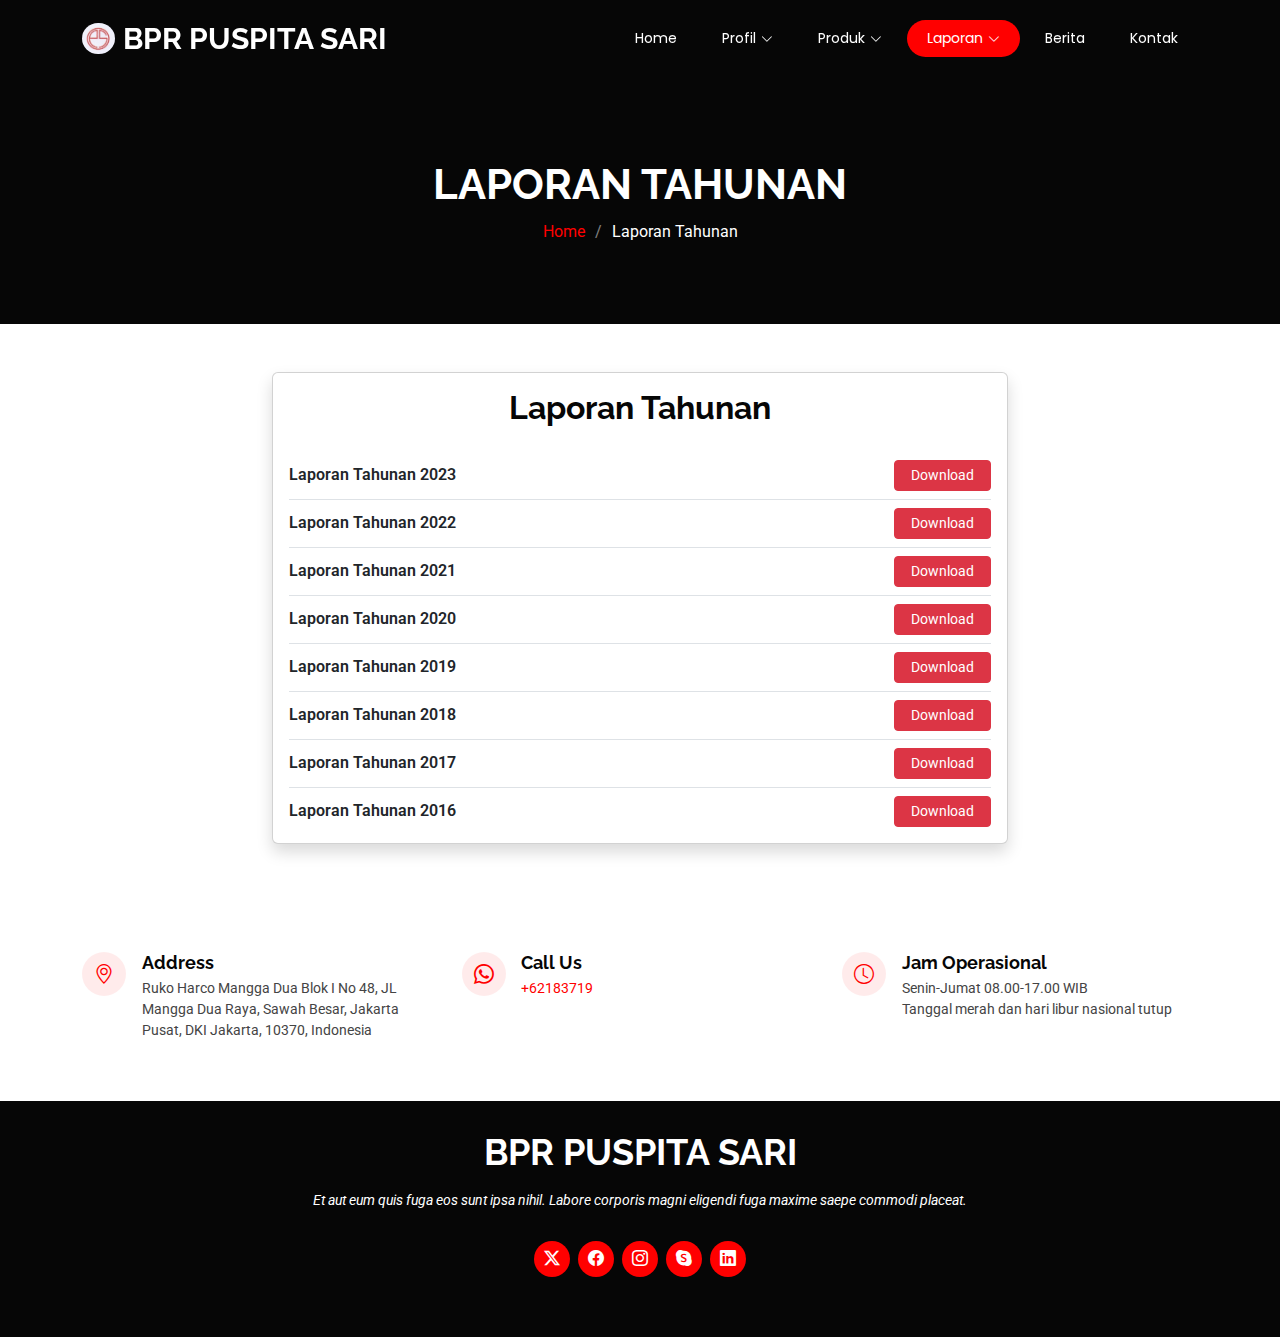
<file: laporanthn.html>
<!DOCTYPE html>
<html lang="en">

<head>
  <meta charset="utf-8">
  <meta content="width=device-width, initial-scale=1.0" name="viewport">
  <title>Profil - BPR PUSPITA SARI</title>
  <meta name="description" content="">
  <meta name="keywords" content="">

  <!-- Favicons -->
  <link href="assets/img/logo (2).png" rel="icon">
  <link href="assets/img/apple-touch-icon.png" rel="apple-touch-icon">

  <!-- Fonts -->
  <link href="https://fonts.googleapis.com" rel="preconnect">
  <link href="https://fonts.gstatic.com" rel="preconnect" crossorigin>
  <link href="https://fonts.googleapis.com/css2?family=Roboto:ital,wght@0,100;0,300;0,400;0,500;0,700;0,900;1,100;1,300;1,400;1,500;1,700;1,900&family=Poppins:ital,wght@0,100;0,200;0,300;0,400;0,500;0,600;0,700;0,800;0,900;1,100;1,200;1,300;1,400;1,500;1,600;1,700;1,800;1,900&family=Raleway:ital,wght@0,100;0,200;0,300;0,400;0,500;0,600;0,700;0,800;0,900;1,100;1,200;1,300;1,400;1,500;1,600;1,700;1,800;1,900&display=swap" rel="stylesheet">

  <!-- Vendor CSS Files -->
  <link href="assets/vendor/bootstrap/css/bootstrap.min.css" rel="stylesheet">
  <link href="assets/vendor/bootstrap-icons/bootstrap-icons.css" rel="stylesheet">
  <link href="assets/vendor/aos/aos.css" rel="stylesheet">
  <link href="assets/vendor/animate.css/animate.min.css" rel="stylesheet">
  <link href="assets/vendor/glightbox/css/glightbox.min.css" rel="stylesheet">
  <link href="assets/vendor/swiper/swiper-bundle.min.css" rel="stylesheet">

  <!-- Main CSS File -->
  <link href="assets/css/main.css" rel="stylesheet">
</head>

<body class="blog-page">

  <header id="header" class="header d-flex align-items-center fixed-top">
    <div class="container-fluid container-xl position-relative d-flex align-items-center justify-content-between">

      <a href="index.html" class="logo d-flex align-items-center">
        <img src="assets/img/logo.jpg" style="border-radius: 50%;" alt="">
        <h1 class="sitename">BPR PUSPITA SARI</h1>
      </a>

      <nav id="navmenu" class="navmenu">
        <ul>
          <li><a href="index.html">Home</a></li>
          <li class="dropdown"><a href="#"><span>Profil</span> <i class="bi bi-chevron-down toggle-dropdown"></i></a>
            <ul>
              <li><a href="about.html">Tentang Kami</a></li>
              <li><a href="team.html">Manajemen</a></li>
              <li><a href="penghargaan.html">Penghargaan</a></li>
              <li><a href="struktur.html">Struktur Organisasi</a></li>
            </ul>
          </li>
          <li class="dropdown"><a href="#services"><span>Produk</span> <i class="bi bi-chevron-down toggle-dropdown"></i></a>
            <ul>
              <li><a href="tabungan.html">TABUNGAN</a></li>
              <li><a href="deposit.html">DEPOSIT</a></li>
              <li><a href="kredit.html">KREDITKKM</a></li>
            </ul>
          </li>
          <li class="dropdown"><a href="#" class="active"><span>Laporan</span> <i class="bi bi-chevron-down toggle-dropdown"></i></a>
            <ul>
              <li><a href="laporanpub.html">Laporan Publikasi</a></li>
              <li><a href="laporanthn.html">Laporan Tahunan</a></li>
              <li><a href="laporantata.html">Laporan Tata Kelola</a></li>
            </ul>
          </li>
          <li><a href="blog.html">Berita</a></li>
          <li><a href="kontak.html">Kontak</a></li>
        </ul>
        <i class="mobile-nav-toggle d-xl-none bi bi-list"></i>
      </nav>

    </div>
  </header>

  <main class="main">

    <!-- Page Title -->
    <div class="page-title dark-background">
      <div class="container position-relative">
        <h1>LAPORAN TAHUNAN</h1>
        <nav class="breadcrumbs">
          <ol>
            <li><a href="index.html">Home</a></li>
            <li class="current">Laporan Tahunan</li>
          </ol>
        </nav>
      </div>
    </div><!-- End Page Title -->

    <section class="section py-5">
        <div class="container">
          <div class="row justify-content-center" data-aos="fade-up" data-aos-delay="200">
            <div class="col-lg-8">
      
              <div class="card shadow rounded">
                <div class="card-body">
                  <h2 class="text-center mb-4 fw-bold">Laporan Tahunan</h2>
      
                  <!-- Laporan List -->
                  <div class="list-group">
                    <!-- Ulangi item berikut untuk tiap tahun -->
                    <div class="d-flex justify-content-between align-items-center border-bottom py-2">
                      <span class="fs-6 fw-semibold">Laporan Tahunan 2023</span>
                      <a href="#" class="btn btn-danger btn-sm px-3">Download</a>
                    </div>
      
                    <div class="d-flex justify-content-between align-items-center border-bottom py-2">
                      <span class="fs-6 fw-semibold">Laporan Tahunan 2022</span>
                      <a href="#" class="btn btn-danger btn-sm px-3">Download</a>
                    </div>
      
                    <div class="d-flex justify-content-between align-items-center border-bottom py-2">
                      <span class="fs-6 fw-semibold">Laporan Tahunan 2021</span>
                      <a href="#" class="btn btn-danger btn-sm px-3">Download</a>
                    </div>
      
                    <div class="d-flex justify-content-between align-items-center border-bottom py-2">
                      <span class="fs-6 fw-semibold">Laporan Tahunan 2020</span>
                      <a href="#" class="btn btn-danger btn-sm px-3">Download</a>
                    </div>
      
                    <div class="d-flex justify-content-between align-items-center border-bottom py-2">
                      <span class="fs-6 fw-semibold">Laporan Tahunan 2019</span>
                      <a href="#" class="btn btn-danger btn-sm px-3">Download</a>
                    </div>
      
                    <div class="d-flex justify-content-between align-items-center border-bottom py-2">
                      <span class="fs-6 fw-semibold">Laporan Tahunan 2018</span>
                      <a href="#" class="btn btn-danger btn-sm px-3">Download</a>
                    </div>
      
                    <div class="d-flex justify-content-between align-items-center border-bottom py-2">
                      <span class="fs-6 fw-semibold">Laporan Tahunan 2017</span>
                      <a href="#" class="btn btn-danger btn-sm px-3">Download</a>
                    </div>
      
                    <div class="d-flex justify-content-between align-items-center pt-2">
                      <span class="fs-6 fw-semibold">Laporan Tahunan 2016</span>
                      <a href="#" class="btn btn-danger btn-sm px-3">Download</a>
                    </div>
                  </div>
                  <!-- End List -->
      
                </div>
              </div>
      
            </div>
          </div>
        </div>
      </section>
      

    <section id="contact" class="contact section">

      <div class="container">
        <div class="row justify-content-between text-start gy-4">
      
          <div class="col-lg-4 d-flex">
            <div class="info-item d-flex">
              <i class="bi bi-geo-alt flex-shrink-0 me-3"></i>
              <div>
                <h3>Address</h3>
                <p>Ruko Harco Mangga Dua Blok I No 48, JL Mangga Dua Raya, Sawah Besar, Jakarta Pusat, DKI Jakarta, 10370, Indonesia</p>
              </div>
            </div>
          </div>

          <div class="col-lg-4 d-flex">
            <div class="info-item d-flex">
              <i class="bi bi-whatsapp flex-shrink-0"></i>
              <div>
                <h3>Call Us</h3>
                <a href="https://wa.me/628?text=Halo%20saya%20ingin%20menghubungi%20Anda" target="_blank">
                  <p>+62183719</p>
                </a>
              </div>
            </div>
        </div>
      
          <div class="col-lg-4 d-flex">
            <div class="info-item d-flex">
              <i class="bi bi-clock flex-shrink-0 me-3"></i>
              <div>
                <h3>Jam Operasional</h3>
                <p>Senin-Jumat
                  08.00-17.00 WIB</p>
                  
                 <p>Tanggal merah dan hari libur nasional tutup</p>
              </div>
            </div>
          </div>
      
        </div>
      </div>      

      </div>

    </section><!-- /Contact Section -->
  </main>

  <footer id="footer" class="footer dark-background">
    <div class="container">
      <h3 class="sitename">BPR PUSPITA SARI</h3>
      <p>Et aut eum quis fuga eos sunt ipsa nihil. Labore corporis magni eligendi fuga maxime saepe commodi placeat.</p>
      <div class="social-links d-flex justify-content-center">
        <a href=""><i class="bi bi-twitter-x"></i></a>
        <a href=""><i class="bi bi-facebook"></i></a>
        <a href=""><i class="bi bi-instagram"></i></a>
        <a href=""><i class="bi bi-skype"></i></a>
        <a href=""><i class="bi bi-linkedin"></i></a>
      </div>
    </div>
  </footer>

  <!-- Scroll Top -->
  <a href="#" id="scroll-top" class="scroll-top d-flex align-items-center justify-content-center"><i class="bi bi-arrow-up-short"></i></a>

  <!-- Preloader -->
  <div id="preloader"></div>

  <!-- Vendor JS Files -->
  <script src="assets/vendor/bootstrap/js/bootstrap.bundle.min.js"></script>
  <script src="assets/vendor/php-email-form/validate.js"></script>
  <script src="assets/vendor/aos/aos.js"></script>
  <script src="assets/vendor/glightbox/js/glightbox.min.js"></script>
  <script src="assets/vendor/imagesloaded/imagesloaded.pkgd.min.js"></script>
  <script src="assets/vendor/isotope-layout/isotope.pkgd.min.js"></script>
  <script src="assets/vendor/swiper/swiper-bundle.min.js"></script>

  <!-- Main JS File -->
  <script src="assets/js/main.js"></script>

</body>

</html>
</file>
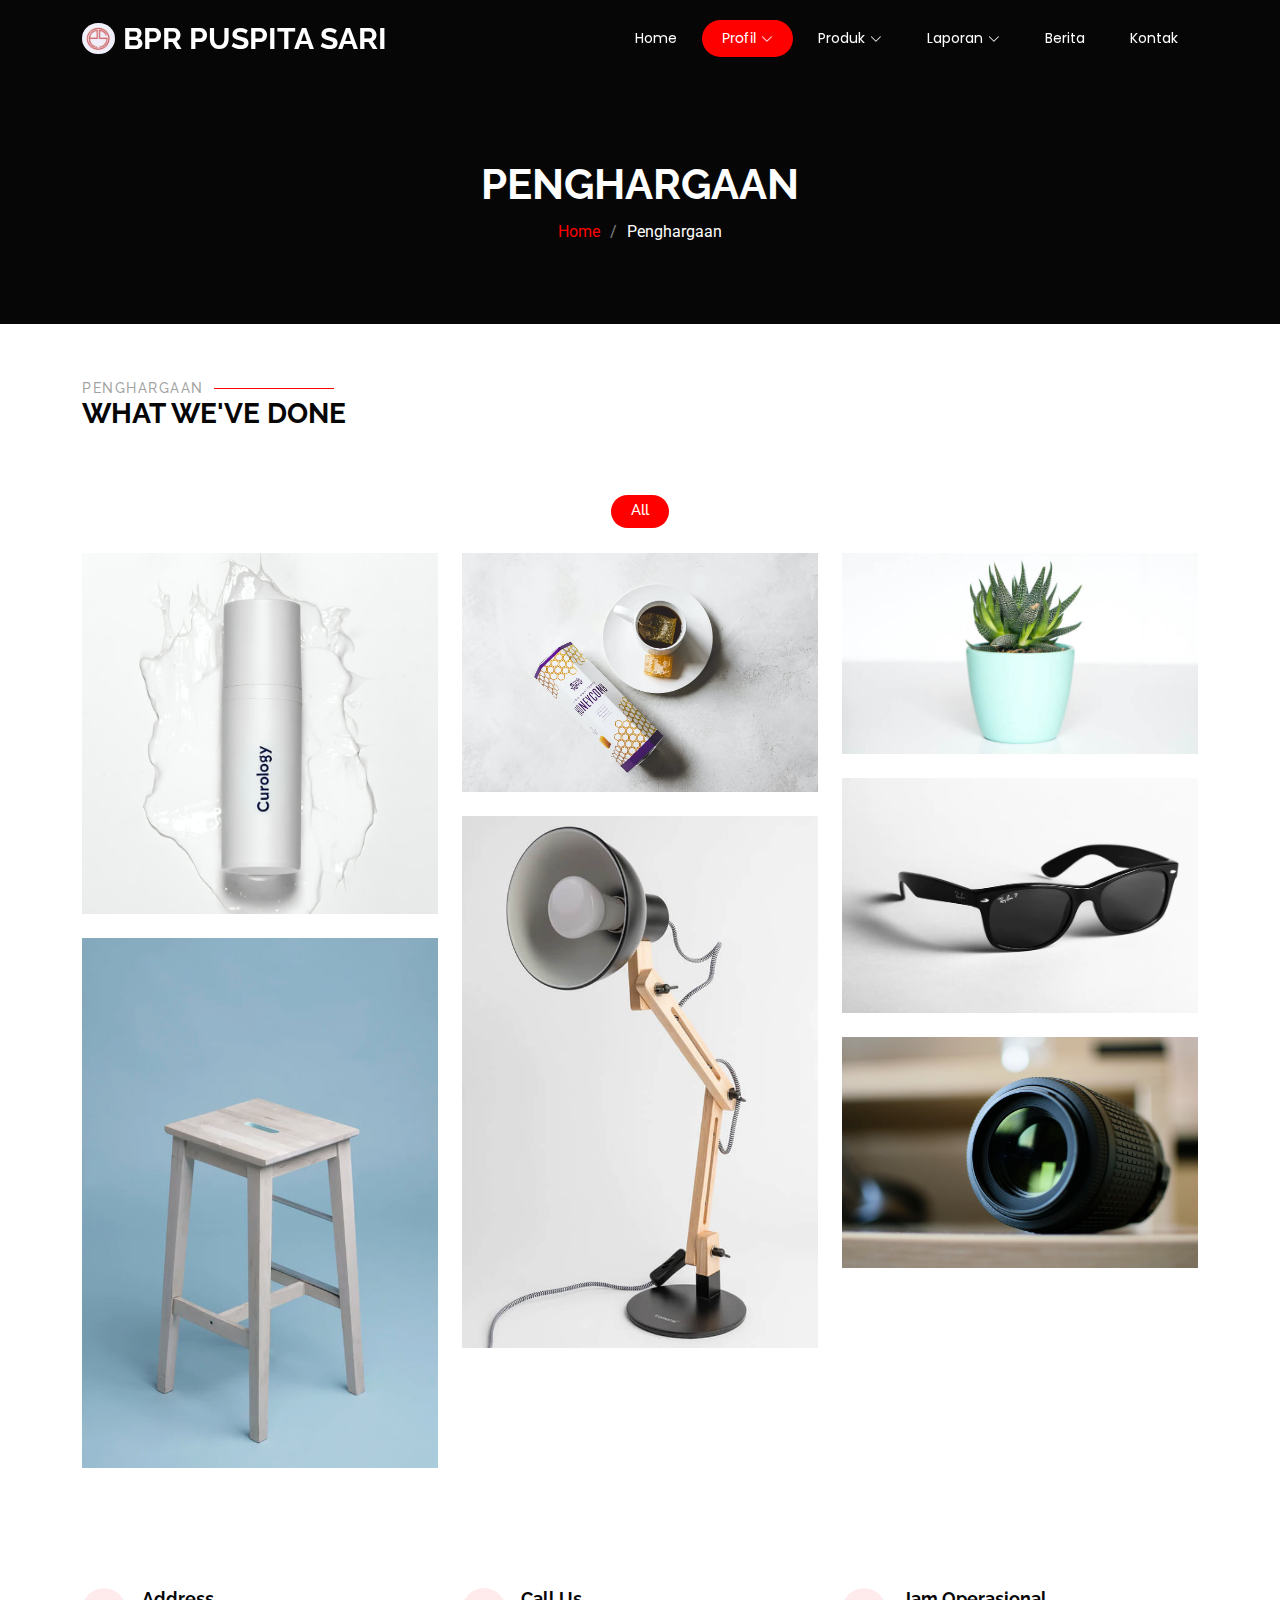
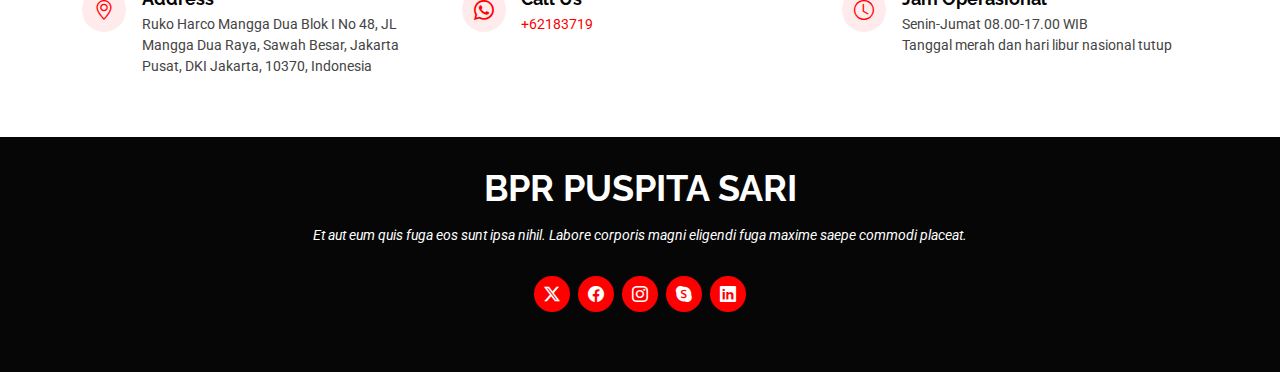
<file: penghargaan.html>
<!DOCTYPE html>
<html lang="en">

<head>
  <meta charset="utf-8">
  <meta content="width=device-width, initial-scale=1.0" name="viewport">
  <title>Profil - BPR PUSPITA SARI</title>
  <meta name="description" content="">
  <meta name="keywords" content="">

  <!-- Favicons -->
  <link href="assets/img/logo (2).png" rel="icon">
  <link href="assets/img/apple-touch-icon.png" rel="apple-touch-icon">

  <!-- Fonts -->
  <link href="https://fonts.googleapis.com" rel="preconnect">
  <link href="https://fonts.gstatic.com" rel="preconnect" crossorigin>
  <link href="https://fonts.googleapis.com/css2?family=Roboto:ital,wght@0,100;0,300;0,400;0,500;0,700;0,900;1,100;1,300;1,400;1,500;1,700;1,900&family=Poppins:ital,wght@0,100;0,200;0,300;0,400;0,500;0,600;0,700;0,800;0,900;1,100;1,200;1,300;1,400;1,500;1,600;1,700;1,800;1,900&family=Raleway:ital,wght@0,100;0,200;0,300;0,400;0,500;0,600;0,700;0,800;0,900;1,100;1,200;1,300;1,400;1,500;1,600;1,700;1,800;1,900&display=swap" rel="stylesheet">

  <!-- Vendor CSS Files -->
  <link href="assets/vendor/bootstrap/css/bootstrap.min.css" rel="stylesheet">
  <link href="assets/vendor/bootstrap-icons/bootstrap-icons.css" rel="stylesheet">
  <link href="assets/vendor/aos/aos.css" rel="stylesheet">
  <link href="assets/vendor/animate.css/animate.min.css" rel="stylesheet">
  <link href="assets/vendor/glightbox/css/glightbox.min.css" rel="stylesheet">
  <link href="assets/vendor/swiper/swiper-bundle.min.css" rel="stylesheet">

  <!-- Main CSS File -->
  <link href="assets/css/main.css" rel="stylesheet">
</head>

<body class="blog-page">

  <header id="header" class="header d-flex align-items-center fixed-top">
    <div class="container-fluid container-xl position-relative d-flex align-items-center justify-content-between">

      <a href="index.html" class="logo d-flex align-items-center">
        <img src="assets/img/logo.jpg" style="border-radius: 50%;" alt="">
        <h1 class="sitename">BPR PUSPITA SARI</h1>
      </a>

      <nav id="navmenu" class="navmenu">
        <ul>
          <li><a href="index.html">Home</a></li>
          <li class="dropdown"><a href="#" class="active"><span>Profil</span> <i class="bi bi-chevron-down toggle-dropdown"></i></a>
            <ul>
              <li><a href="about.html">Tentang Kami</a></li>
              <li><a href="team.html">Manajemen</a></li>
              <li><a href="penghargaan.html">Penghargaan</a></li>
              <li><a href="struktur.html">Struktur Organisasi</a></li>
            </ul>
          </li>
          <li class="dropdown"><a href="#services"><span>Produk</span> <i class="bi bi-chevron-down toggle-dropdown"></i></a>
            <ul>
              <li><a href="tabungan.html">TABUNGAN</a></li>
              <li><a href="deposit.html">DEPOSIT</a></li>
              <li><a href="kredit.html">KREDITKKM</a></li>
            </ul>
          </li>
          <li class="dropdown"><a href="#"><span>Laporan</span> <i class="bi bi-chevron-down toggle-dropdown"></i></a>
            <ul>
              <li><a href="laporanpub.html">Laporan Publikasi</a></li>
              <li><a href="laporanthn.html">Laporan Tahunan</a></li>
              <li><a href="laporantata.html">Laporan Tata Kelola</a></li>
            </ul>
          </li>
          <li><a href="blog.html">Berita</a></li>
          <li><a href="kontak.html">Kontak</a></li>
        </ul>
        <i class="mobile-nav-toggle d-xl-none bi bi-list"></i>
      </nav>

    </div>
  </header>

  <main class="main">

    <!-- Page Title -->
    <div class="page-title dark-background">
      <div class="container position-relative">
        <h1>PENGHARGAAN</h1>
        <nav class="breadcrumbs">
          <ol>
            <li><a href="index.html">Home</a></li>
            <li class="current">Penghargaan</li>
          </ol>
        </nav>
      </div>
    </div><!-- End Page Title -->

    <section id="portfolio" class="portfolio section">

        <!-- Section Title -->
        <div class="container section-title" data-aos="fade-up">
          <h2>PENGHARGAAN</h2>
          <p>What we've done</p>
        </div><!-- End Section Title -->
  
        <div class="container">
  
          <div class="isotope-layout" data-default-filter="*" data-layout="masonry" data-sort="original-order">
  
            <ul class="portfolio-filters isotope-filters" data-aos="fade-up" data-aos-delay="100">
              <li data-filter="*" class="filter-active">All</li>
            </ul><!-- End Portfolio Filters -->
  
            <div class="row gy-4 isotope-container" data-aos="fade-up" data-aos-delay="200">
  
              <div class="col-lg-4 col-md-6 portfolio-item isotope-item filter-app">
                <img src="assets/img/masonry-portfolio/masonry-portfolio-1.jpg" class="img-fluid" alt="">
                <div class="portfolio-info">
                  <h4>foto 1</h4>
                  <p>Lorem ipsum, dolor sit</p>
                  <a href="assets/img/masonry-portfolio/masonry-portfolio-1.jpg" title="foto 1" data-gallery="portfolio-gallery-app" class="glightbox preview-link"><i class="bi bi-zoom-in"></i></a>
                  <a href="portfolio-details.html" title="More Details" class="details-link"></a>
                </div>
              </div><!-- End Portfolio Item -->
  
              <div class="col-lg-4 col-md-6 portfolio-item isotope-item filter-product">
                <img src="assets/img/masonry-portfolio/masonry-portfolio-2.jpg" class="img-fluid" alt="">
                <div class="portfolio-info">
                  <h4>foto 2 </h4>
                  <p>Lorem ipsum, dolor sit</p>
                  <a href="assets/img/masonry-portfolio/masonry-portfolio-2.jpg" title="foto 2" data-gallery="portfolio-gallery-app" class="glightbox preview-link"><i class="bi bi-zoom-in"></i></a>
                  <a href="portfolio-details.html" title="More Details" class="details-link"><i class="bi bi-link-45deg"></i></a>
                </div>
              </div><!-- End Portfolio Item -->
  
              <div class="col-lg-4 col-md-6 portfolio-item isotope-item filter-branding">
                <img src="assets/img/masonry-portfolio/masonry-portfolio-3.jpg" class="img-fluid" alt="">
                <div class="portfolio-info">
                  <h4>foto 3 </h4>
                  <p>Lorem ipsum, dolor sit</p>
                  <a href="assets/img/masonry-portfolio/masonry-portfolio-3.jpg" title="foto 3" data-gallery="portfolio-gallery-app" class="glightbox preview-link"><i class="bi bi-zoom-in"></i></a>
                  <a href="portfolio-details.html" title="More Details" class="details-link"><i class="bi bi-link-45deg"></i></a>
                </div>
              </div><!-- End Portfolio Item -->
  
              <div class="col-lg-4 col-md-6 portfolio-item isotope-item filter-app">
                <img src="assets/img/masonry-portfolio/masonry-portfolio-4.jpg" class="img-fluid" alt="">
                <div class="portfolio-info">
                  <h4>foto 4</h4>
                  <p>Lorem ipsum, dolor sit</p>
                  <a href="assets/img/masonry-portfolio/masonry-portfolio-4.jpg" title="foto 4" data-gallery="portfolio-gallery-app" class="glightbox preview-link"><i class="bi bi-zoom-in"></i></a>
                  <a href="portfolio-details.html" title="More Details" class="details-link"><i class="bi bi-link-45deg"></i></a>
                </div>
              </div><!-- End Portfolio Item -->
  
              <div class="col-lg-4 col-md-6 portfolio-item isotope-item filter-product">
                <img src="assets/img/masonry-portfolio/masonry-portfolio-5.jpg" class="img-fluid" alt="">
                <div class="portfolio-info">
                  <h4>foto 5</h4>
                  <p>Lorem ipsum, dolor sit</p>
                  <a href="assets/img/masonry-portfolio/masonry-portfolio-5.jpg" title="foto 5" data-gallery="portfolio-gallery-app" class="glightbox preview-link"><i class="bi bi-zoom-in"></i></a>
                  <a href="portfolio-details.html" title="More Details" class="details-link"><i class="bi bi-link-45deg"></i></a>
                </div>
              </div><!-- End Portfolio Item -->
  
              <div class="col-lg-4 col-md-6 portfolio-item isotope-item filter-branding">
                <img src="assets/img/masonry-portfolio/masonry-portfolio-6.jpg" class="img-fluid" alt="">
                <div class="portfolio-info">
                  <h4>foto 6</h4>
                  <p>Lorem ipsum, dolor sit</p>
                  <a href="assets/img/masonry-portfolio/masonry-portfolio-6.jpg" title="foto 6" data-gallery="portfolio-gallery-app" class="glightbox preview-link"><i class="bi bi-zoom-in"></i></a>
                  <a href="portfolio-details.html" title="More Details" class="details-link"><i class="bi bi-link-45deg"></i></a>
                </div>
              </div><!-- End Portfolio Item -->
  
              <div class="col-lg-4 col-md-6 portfolio-item isotope-item filter-app">
                <img src="assets/img/masonry-portfolio/masonry-portfolio-7.jpg" class="img-fluid" alt="">
                <div class="portfolio-info">
                  <h4>foto 7</h4>
                  <p>Lorem ipsum, dolor sit</p>
                  <a href="assets/img/masonry-portfolio/masonry-portfolio-7.jpg" title="foto 7" data-gallery="portfolio-gallery-app" class="glightbox preview-link"><i class="bi bi-zoom-in"></i></a>
                  <a href="portfolio-details.html" title="More Details" class="details-link"><i class="bi bi-link-45deg"></i></a>
                </div>
              </div><!-- End Portfolio Item -->
  
            </div><!-- End Portfolio Container -->
  
          </div>
  
        </div>
  
      </section><!-- /Portfolio Section -->

      <section id="contact" class="contact section">

        <div class="container">
          <div class="row justify-content-between text-start gy-4">
        
            <div class="col-lg-4 d-flex">
              <div class="info-item d-flex">
                <i class="bi bi-geo-alt flex-shrink-0 me-3"></i>
                <div>
                  <h3>Address</h3>
                  <p>Ruko Harco Mangga Dua Blok I No 48, JL Mangga Dua Raya, Sawah Besar, Jakarta Pusat, DKI Jakarta, 10370, Indonesia</p>
                </div>
              </div>
            </div>
  
            <div class="col-lg-4 d-flex">
              <div class="info-item d-flex">
                <i class="bi bi-whatsapp flex-shrink-0"></i>
                <div>
                  <h3>Call Us</h3>
                  <a href="https://wa.me/628?text=Halo%20saya%20ingin%20menghubungi%20Anda" target="_blank">
                    <p>+62183719</p>
                  </a>
                </div>
              </div>
          </div>
        
            <div class="col-lg-4 d-flex">
              <div class="info-item d-flex">
                <i class="bi bi-clock flex-shrink-0 me-3"></i>
                <div>
                  <h3>Jam Operasional</h3>
                  <p>Senin-Jumat
                    08.00-17.00 WIB</p>
                    
                   <p>Tanggal merah dan hari libur nasional tutup</p>
                </div>
              </div>
            </div>
        
          </div>
        </div>      
  
        </div>
  
      </section><!-- /Contact Section -->
  </main>

  <footer id="footer" class="footer dark-background">
    <div class="container">
      <h3 class="sitename">BPR PUSPITA SARI</h3>
      <p>Et aut eum quis fuga eos sunt ipsa nihil. Labore corporis magni eligendi fuga maxime saepe commodi placeat.</p>
      <div class="social-links d-flex justify-content-center">
        <a href=""><i class="bi bi-twitter-x"></i></a>
        <a href=""><i class="bi bi-facebook"></i></a>
        <a href=""><i class="bi bi-instagram"></i></a>
        <a href=""><i class="bi bi-skype"></i></a>
        <a href=""><i class="bi bi-linkedin"></i></a>
      </div>
    </div>
  </footer>

  <!-- Scroll Top -->
  <a href="#" id="scroll-top" class="scroll-top d-flex align-items-center justify-content-center"><i class="bi bi-arrow-up-short"></i></a>

  <!-- Preloader -->
  <div id="preloader"></div>

  <!-- Vendor JS Files -->
  <script src="assets/vendor/bootstrap/js/bootstrap.bundle.min.js"></script>
  <script src="assets/vendor/php-email-form/validate.js"></script>
  <script src="assets/vendor/aos/aos.js"></script>
  <script src="assets/vendor/glightbox/js/glightbox.min.js"></script>
  <script src="assets/vendor/imagesloaded/imagesloaded.pkgd.min.js"></script>
  <script src="assets/vendor/isotope-layout/isotope.pkgd.min.js"></script>
  <script src="assets/vendor/swiper/swiper-bundle.min.js"></script>

  <!-- Main JS File -->
  <script src="assets/js/main.js"></script>

</body>

</html>
</file>
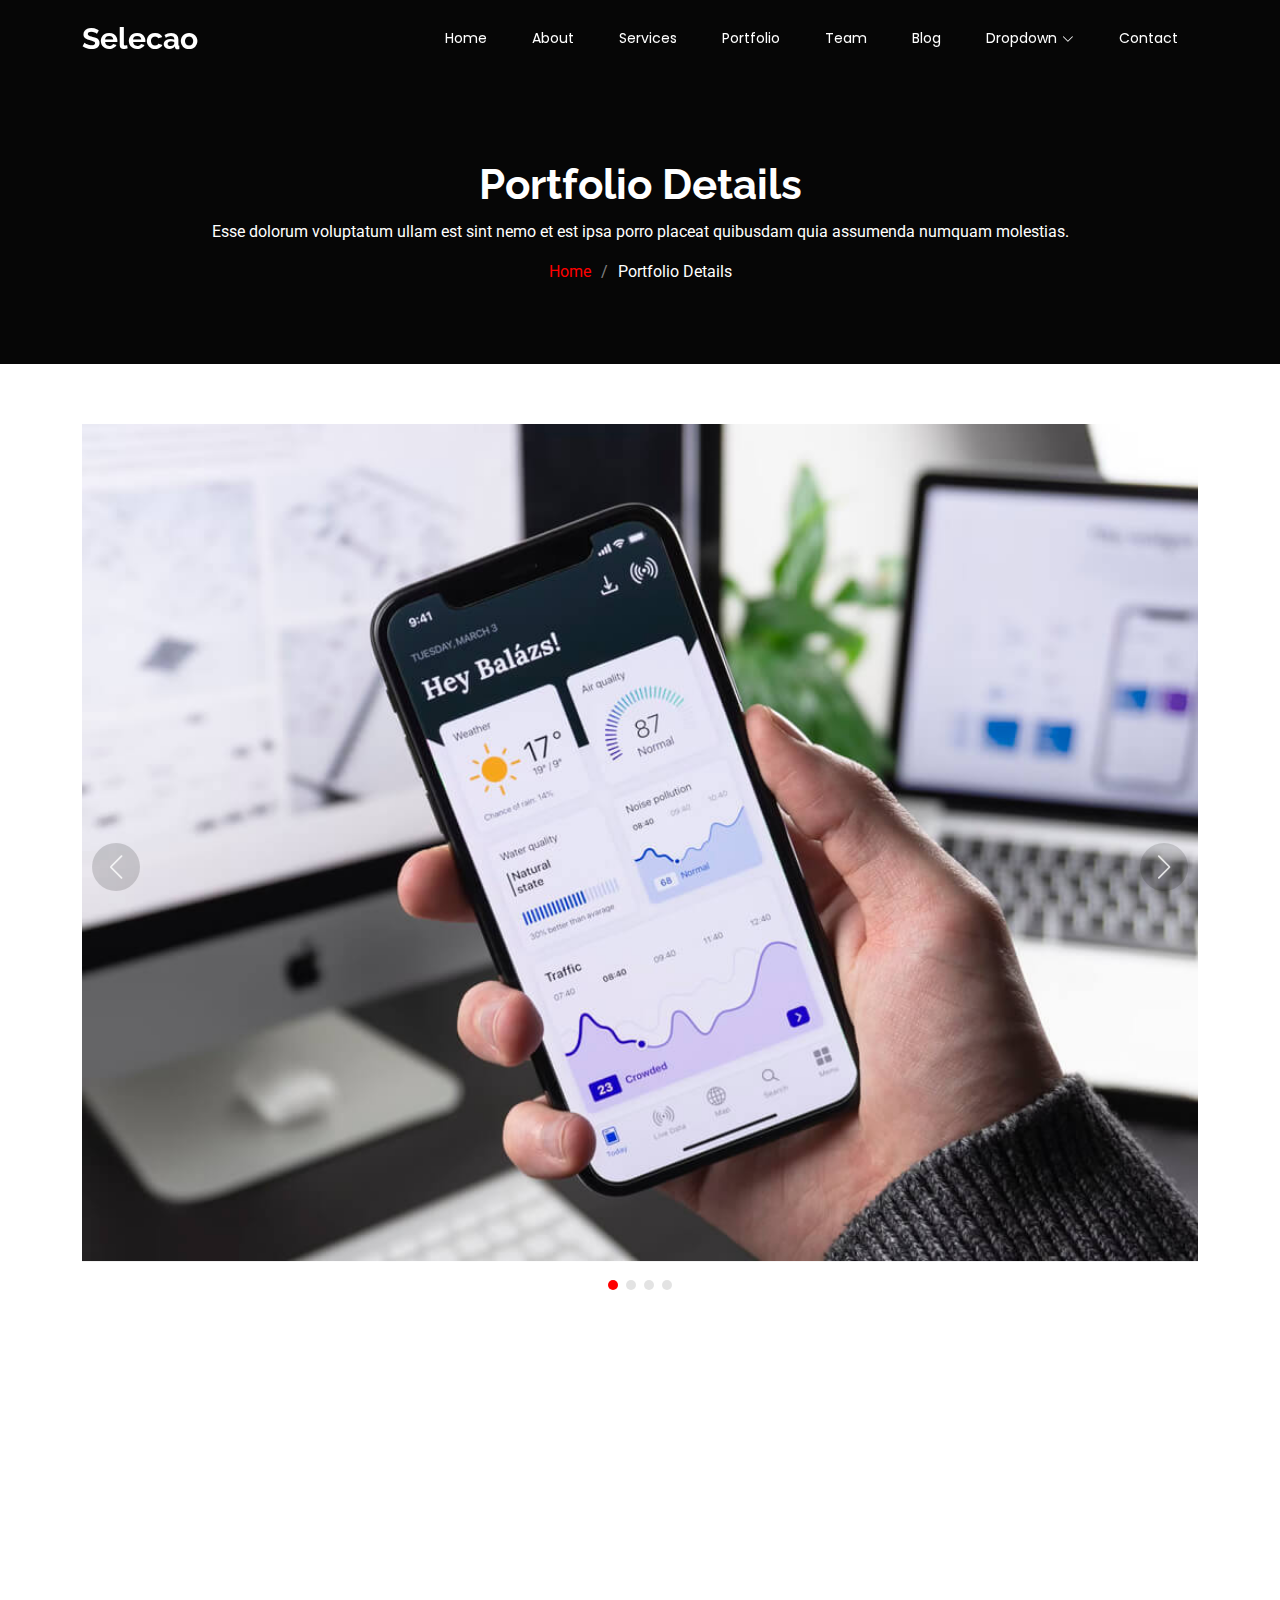
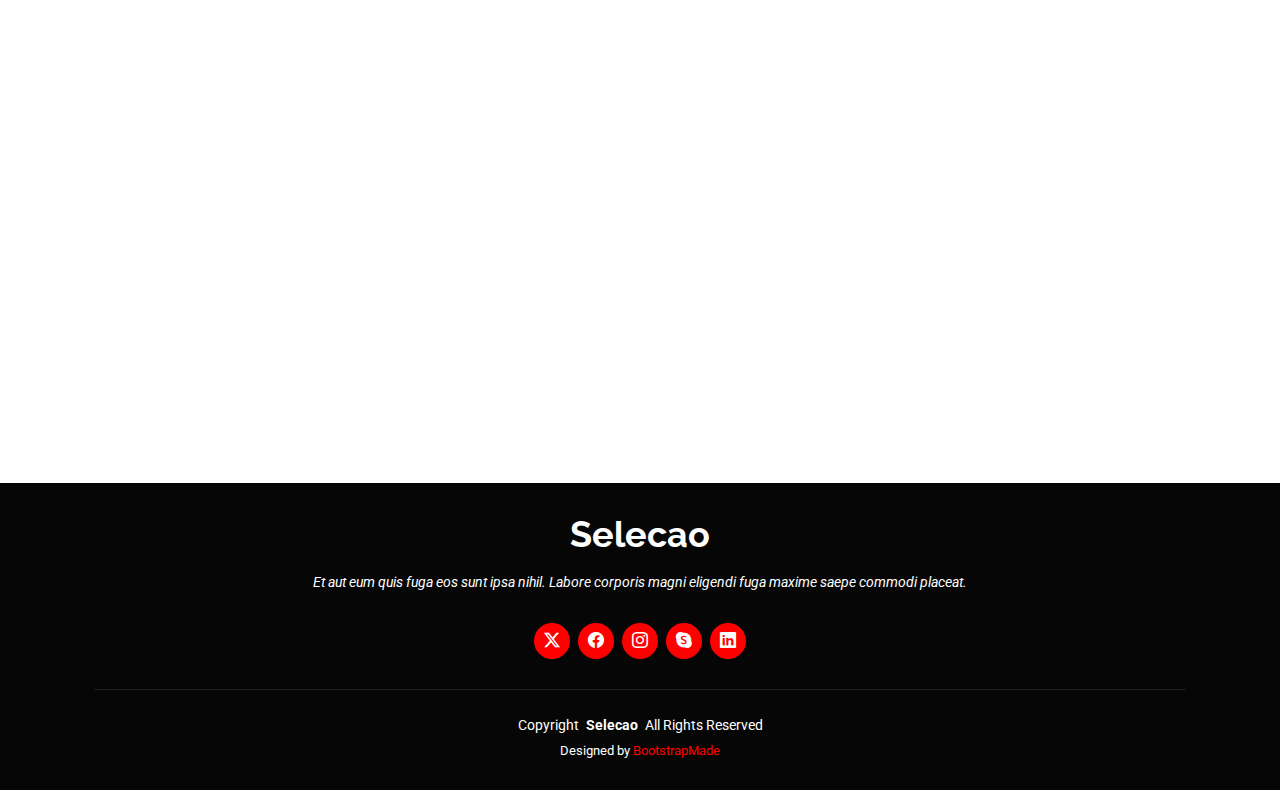
<file: portfolio-details.html>
<!DOCTYPE html>
<html lang="en">

<head>
  <meta charset="utf-8">
  <meta content="width=device-width, initial-scale=1.0" name="viewport">
  <title>Portfolio Details - Selecao Bootstrap Template</title>
  <meta name="description" content="">
  <meta name="keywords" content="">

  <!-- Favicons -->
  <link href="assets/img/favicon.png" rel="icon">
  <link href="assets/img/apple-touch-icon.png" rel="apple-touch-icon">

  <!-- Fonts -->
  <link href="https://fonts.googleapis.com" rel="preconnect">
  <link href="https://fonts.gstatic.com" rel="preconnect" crossorigin>
  <link href="https://fonts.googleapis.com/css2?family=Roboto:ital,wght@0,100;0,300;0,400;0,500;0,700;0,900;1,100;1,300;1,400;1,500;1,700;1,900&family=Poppins:ital,wght@0,100;0,200;0,300;0,400;0,500;0,600;0,700;0,800;0,900;1,100;1,200;1,300;1,400;1,500;1,600;1,700;1,800;1,900&family=Raleway:ital,wght@0,100;0,200;0,300;0,400;0,500;0,600;0,700;0,800;0,900;1,100;1,200;1,300;1,400;1,500;1,600;1,700;1,800;1,900&display=swap" rel="stylesheet">

  <!-- Vendor CSS Files -->
  <link href="assets/vendor/bootstrap/css/bootstrap.min.css" rel="stylesheet">
  <link href="assets/vendor/bootstrap-icons/bootstrap-icons.css" rel="stylesheet">
  <link href="assets/vendor/aos/aos.css" rel="stylesheet">
  <link href="assets/vendor/animate.css/animate.min.css" rel="stylesheet">
  <link href="assets/vendor/glightbox/css/glightbox.min.css" rel="stylesheet">
  <link href="assets/vendor/swiper/swiper-bundle.min.css" rel="stylesheet">

  <!-- Main CSS File -->
  <link href="assets/css/main.css" rel="stylesheet">

  <!-- =======================================================
  * Template Name: Selecao
  * Template URL: https://bootstrapmade.com/selecao-bootstrap-template/
  * Updated: Aug 07 2024 with Bootstrap v5.3.3
  * Author: BootstrapMade.com
  * License: https://bootstrapmade.com/license/
  ======================================================== -->
</head>

<body class="portfolio-details-page">

  <header id="header" class="header d-flex align-items-center fixed-top">
    <div class="container-fluid container-xl position-relative d-flex align-items-center justify-content-between">

      <a href="index.html" class="logo d-flex align-items-center">
        <!-- Uncomment the line below if you also wish to use an image logo -->
        <!-- <img src="assets/img/logo.png" alt=""> -->
        <h1 class="sitename">Selecao</h1>
      </a>

      <nav id="navmenu" class="navmenu">
        <ul>
          <li><a href="#hero">Home</a></li>
          <li><a href="#about">About</a></li>
          <li><a href="#services">Services</a></li>
          <li><a href="#portfolio">Portfolio</a></li>
          <li><a href="#team">Team</a></li>
          <li><a href="blog.html">Blog</a></li>
          <li class="dropdown"><a href="#"><span>Dropdown</span> <i class="bi bi-chevron-down toggle-dropdown"></i></a>
            <ul>
              <li><a href="#">Dropdown 1</a></li>
              <li class="dropdown"><a href="#"><span>Deep Dropdown</span> <i class="bi bi-chevron-down toggle-dropdown"></i></a>
                <ul>
                  <li><a href="#">Deep Dropdown 1</a></li>
                  <li><a href="#">Deep Dropdown 2</a></li>
                  <li><a href="#">Deep Dropdown 3</a></li>
                  <li><a href="#">Deep Dropdown 4</a></li>
                  <li><a href="#">Deep Dropdown 5</a></li>
                </ul>
              </li>
              <li><a href="#">Dropdown 2</a></li>
              <li><a href="#">Dropdown 3</a></li>
              <li><a href="#">Dropdown 4</a></li>
            </ul>
          </li>
          <li><a href="#contact">Contact</a></li>
        </ul>
        <i class="mobile-nav-toggle d-xl-none bi bi-list"></i>
      </nav>

    </div>
  </header>

  <main class="main">

    <!-- Page Title -->
    <div class="page-title dark-background">
      <div class="container position-relative">
        <h1>Portfolio Details</h1>
        <p>Esse dolorum voluptatum ullam est sint nemo et est ipsa porro placeat quibusdam quia assumenda numquam molestias.</p>
        <nav class="breadcrumbs">
          <ol>
            <li><a href="index.html">Home</a></li>
            <li class="current">Portfolio Details</li>
          </ol>
        </nav>
      </div>
    </div><!-- End Page Title -->

    <!-- Portfolio Details Section -->
    <section id="portfolio-details" class="portfolio-details section">

      <div class="container" data-aos="fade-up">

        <div class="portfolio-details-slider swiper init-swiper">
          <script type="application/json" class="swiper-config">
            {
              "loop": true,
              "speed": 600,
              "autoplay": {
                "delay": 5000
              },
              "slidesPerView": "auto",
              "navigation": {
                "nextEl": ".swiper-button-next",
                "prevEl": ".swiper-button-prev"
              },
              "pagination": {
                "el": ".swiper-pagination",
                "type": "bullets",
                "clickable": true
              }
            }
          </script>
          <div class="swiper-wrapper align-items-center">

            <div class="swiper-slide">
              <img src="assets/img/portfolio/app-1.jpg" alt="">
            </div>

            <div class="swiper-slide">
              <img src="assets/img/portfolio/product-1.jpg" alt="">
            </div>

            <div class="swiper-slide">
              <img src="assets/img/portfolio/branding-1.jpg" alt="">
            </div>

            <div class="swiper-slide">
              <img src="assets/img/portfolio/books-1.jpg" alt="">
            </div>

          </div>
          <div class="swiper-button-prev"></div>
          <div class="swiper-button-next"></div>
          <div class="swiper-pagination"></div>
        </div>

        <div class="row justify-content-between gy-4 mt-4">

          <div class="col-lg-8" data-aos="fade-up">
            <div class="portfolio-description">
              <h2>This is an example of portfolio details</h2>
              <p>
                Autem ipsum nam porro corporis rerum. Quis eos dolorem eos itaque inventore commodi labore quia quia. Exercitationem repudiandae officiis neque suscipit non officia eaque itaque enim. Voluptatem officia accusantium nesciunt est omnis tempora consectetur dignissimos. Sequi nulla at esse enim cum deserunt eius.
              </p>
              <p>
                Amet consequatur qui dolore veniam voluptatem voluptatem sit. Non aspernatur atque natus ut cum nam et. Praesentium error dolores rerum minus sequi quia veritatis eum. Eos et doloribus doloremque nesciunt molestiae laboriosam.
              </p>

              <div class="testimonial-item">
                <p>
                  <i class="bi bi-quote quote-icon-left"></i>
                  <span>Export tempor illum tamen malis malis eram quae irure esse labore quem cillum quid cillum eram malis quorum velit fore eram velit sunt aliqua noster fugiat irure amet legam anim culpa.</span>
                  <i class="bi bi-quote quote-icon-right"></i>
                </p>
                <div>
                  <img src="assets/img/testimonials/testimonials-2.jpg" class="testimonial-img" alt="">
                  <h3>Sara Wilsson</h3>
                  <h4>Designer</h4>
                </div>
              </div>

              <p>
                Impedit ipsum quae et aliquid doloribus et voluptatem quasi. Perspiciatis occaecati earum et magnam animi. Quibusdam non qui ea vitae suscipit vitae sunt. Repudiandae incidunt cumque minus deserunt assumenda tempore. Delectus voluptas necessitatibus est.
              </p>

              <p>
                Sunt voluptatum sapiente facilis quo odio aut ipsum repellat debitis. Molestiae et autem libero. Explicabo et quod necessitatibus similique quis dolor eum. Numquam eaque praesentium rem et qui nesciunt.
              </p>

            </div>
          </div>

          <div class="col-lg-3" data-aos="fade-up" data-aos-delay="100">
            <div class="portfolio-info">
              <h3>Project information</h3>
              <ul>
                <li><strong>Category</strong> Web design</li>
                <li><strong>Client</strong> ASU Company</li>
                <li><strong>Project date</strong> 01 March, 2020</li>
                <li><strong>Project URL</strong> <a href="#">www.example.com</a></li>
                <li><a href="#" class="btn-visit align-self-start">Visit Website</a></li>
              </ul>
            </div>
          </div>

        </div>

      </div>

    </section><!-- /Portfolio Details Section -->

  </main>

  <footer id="footer" class="footer dark-background">
    <div class="container">
      <h3 class="sitename">Selecao</h3>
      <p>Et aut eum quis fuga eos sunt ipsa nihil. Labore corporis magni eligendi fuga maxime saepe commodi placeat.</p>
      <div class="social-links d-flex justify-content-center">
        <a href=""><i class="bi bi-twitter-x"></i></a>
        <a href=""><i class="bi bi-facebook"></i></a>
        <a href=""><i class="bi bi-instagram"></i></a>
        <a href=""><i class="bi bi-skype"></i></a>
        <a href=""><i class="bi bi-linkedin"></i></a>
      </div>
      <div class="container">
        <div class="copyright">
          <span>Copyright</span> <strong class="px-1 sitename">Selecao</strong> <span>All Rights Reserved</span>
        </div>
        <div class="credits">
          <!-- All the links in the footer should remain intact. -->
          <!-- You can delete the links only if you've purchased the pro version. -->
          <!-- Licensing information: https://bootstrapmade.com/license/ -->
          <!-- Purchase the pro version with working PHP/AJAX contact form: [buy-url] -->
          Designed by <a href="https://bootstrapmade.com/">BootstrapMade</a>
        </div>
      </div>
    </div>
  </footer>

  <!-- Scroll Top -->
  <a href="#" id="scroll-top" class="scroll-top d-flex align-items-center justify-content-center"><i class="bi bi-arrow-up-short"></i></a>

  <!-- Preloader -->
  <div id="preloader"></div>

  <!-- Vendor JS Files -->
  <script src="assets/vendor/bootstrap/js/bootstrap.bundle.min.js"></script>
  <script src="assets/vendor/php-email-form/validate.js"></script>
  <script src="assets/vendor/aos/aos.js"></script>
  <script src="assets/vendor/glightbox/js/glightbox.min.js"></script>
  <script src="assets/vendor/imagesloaded/imagesloaded.pkgd.min.js"></script>
  <script src="assets/vendor/isotope-layout/isotope.pkgd.min.js"></script>
  <script src="assets/vendor/swiper/swiper-bundle.min.js"></script>

  <!-- Main JS File -->
  <script src="assets/js/main.js"></script>

</body>

</html>
</file>
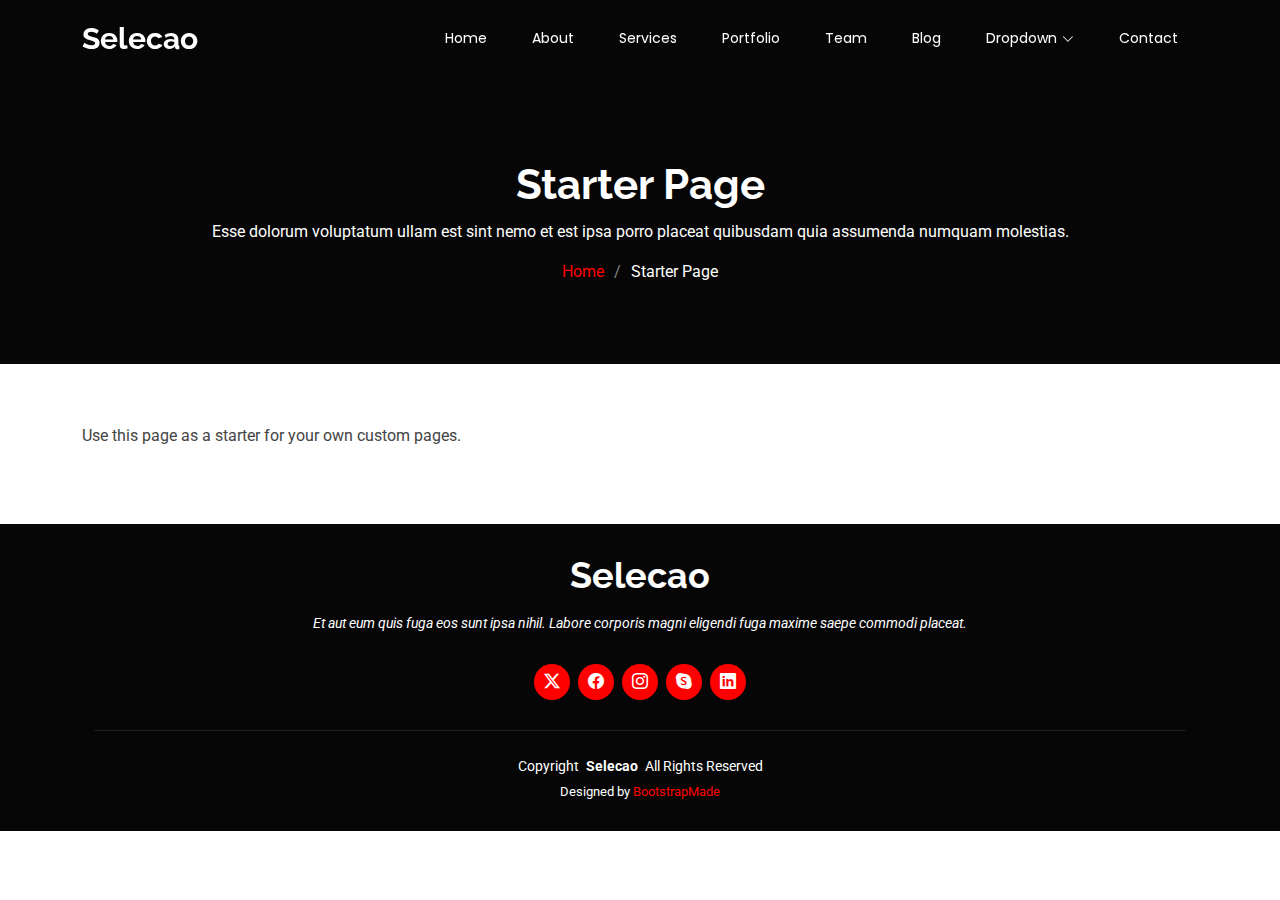
<file: starter-page.html>
<!DOCTYPE html>
<html lang="en">

<head>
  <meta charset="utf-8">
  <meta content="width=device-width, initial-scale=1.0" name="viewport">
  <title>Starter Page - Selecao Bootstrap Template</title>
  <meta name="description" content="">
  <meta name="keywords" content="">

  <!-- Favicons -->
  <link href="assets/img/favicon.png" rel="icon">
  <link href="assets/img/apple-touch-icon.png" rel="apple-touch-icon">

  <!-- Fonts -->
  <link href="https://fonts.googleapis.com" rel="preconnect">
  <link href="https://fonts.gstatic.com" rel="preconnect" crossorigin>
  <link href="https://fonts.googleapis.com/css2?family=Roboto:ital,wght@0,100;0,300;0,400;0,500;0,700;0,900;1,100;1,300;1,400;1,500;1,700;1,900&family=Poppins:ital,wght@0,100;0,200;0,300;0,400;0,500;0,600;0,700;0,800;0,900;1,100;1,200;1,300;1,400;1,500;1,600;1,700;1,800;1,900&family=Raleway:ital,wght@0,100;0,200;0,300;0,400;0,500;0,600;0,700;0,800;0,900;1,100;1,200;1,300;1,400;1,500;1,600;1,700;1,800;1,900&display=swap" rel="stylesheet">

  <!-- Vendor CSS Files -->
  <link href="assets/vendor/bootstrap/css/bootstrap.min.css" rel="stylesheet">
  <link href="assets/vendor/bootstrap-icons/bootstrap-icons.css" rel="stylesheet">
  <link href="assets/vendor/aos/aos.css" rel="stylesheet">
  <link href="assets/vendor/animate.css/animate.min.css" rel="stylesheet">
  <link href="assets/vendor/glightbox/css/glightbox.min.css" rel="stylesheet">
  <link href="assets/vendor/swiper/swiper-bundle.min.css" rel="stylesheet">

  <!-- Main CSS File -->
  <link href="assets/css/main.css" rel="stylesheet">

  <!-- =======================================================
  * Template Name: Selecao
  * Template URL: https://bootstrapmade.com/selecao-bootstrap-template/
  * Updated: Aug 07 2024 with Bootstrap v5.3.3
  * Author: BootstrapMade.com
  * License: https://bootstrapmade.com/license/
  ======================================================== -->
</head>

<body class="starter-page-page">

  <header id="header" class="header d-flex align-items-center fixed-top">
    <div class="container-fluid container-xl position-relative d-flex align-items-center justify-content-between">

      <a href="index.html" class="logo d-flex align-items-center">
        <!-- Uncomment the line below if you also wish to use an image logo -->
        <!-- <img src="assets/img/logo.png" alt=""> -->
        <h1 class="sitename">Selecao</h1>
      </a>

      <nav id="navmenu" class="navmenu">
        <ul>
          <li><a href="#hero">Home</a></li>
          <li><a href="#about">About</a></li>
          <li><a href="#services">Services</a></li>
          <li><a href="#portfolio">Portfolio</a></li>
          <li><a href="#team">Team</a></li>
          <li><a href="blog.html">Blog</a></li>
          <li class="dropdown"><a href="#"><span>Dropdown</span> <i class="bi bi-chevron-down toggle-dropdown"></i></a>
            <ul>
              <li><a href="#">Dropdown 1</a></li>
              <li class="dropdown"><a href="#"><span>Deep Dropdown</span> <i class="bi bi-chevron-down toggle-dropdown"></i></a>
                <ul>
                  <li><a href="#">Deep Dropdown 1</a></li>
                  <li><a href="#">Deep Dropdown 2</a></li>
                  <li><a href="#">Deep Dropdown 3</a></li>
                  <li><a href="#">Deep Dropdown 4</a></li>
                  <li><a href="#">Deep Dropdown 5</a></li>
                </ul>
              </li>
              <li><a href="#">Dropdown 2</a></li>
              <li><a href="#">Dropdown 3</a></li>
              <li><a href="#">Dropdown 4</a></li>
            </ul>
          </li>
          <li><a href="#contact">Contact</a></li>
        </ul>
        <i class="mobile-nav-toggle d-xl-none bi bi-list"></i>
      </nav>

    </div>
  </header>

  <main class="main">

    <!-- Page Title -->
    <div class="page-title dark-background">
      <div class="container position-relative">
        <h1>Starter Page</h1>
        <p>Esse dolorum voluptatum ullam est sint nemo et est ipsa porro placeat quibusdam quia assumenda numquam molestias.</p>
        <nav class="breadcrumbs">
          <ol>
            <li><a href="index.html">Home</a></li>
            <li class="current">Starter Page</li>
          </ol>
        </nav>
      </div>
    </div><!-- End Page Title -->

    <!-- Starter Section Section -->
    <section id="starter-section" class="starter-section section">

      <div class="container" data-aos="fade-up">
        <p>Use this page as a starter for your own custom pages.</p>
      </div>

    </section><!-- /Starter Section Section -->

  </main>

  <footer id="footer" class="footer dark-background">
    <div class="container">
      <h3 class="sitename">Selecao</h3>
      <p>Et aut eum quis fuga eos sunt ipsa nihil. Labore corporis magni eligendi fuga maxime saepe commodi placeat.</p>
      <div class="social-links d-flex justify-content-center">
        <a href=""><i class="bi bi-twitter-x"></i></a>
        <a href=""><i class="bi bi-facebook"></i></a>
        <a href=""><i class="bi bi-instagram"></i></a>
        <a href=""><i class="bi bi-skype"></i></a>
        <a href=""><i class="bi bi-linkedin"></i></a>
      </div>
      <div class="container">
        <div class="copyright">
          <span>Copyright</span> <strong class="px-1 sitename">Selecao</strong> <span>All Rights Reserved</span>
        </div>
        <div class="credits">
          <!-- All the links in the footer should remain intact. -->
          <!-- You can delete the links only if you've purchased the pro version. -->
          <!-- Licensing information: https://bootstrapmade.com/license/ -->
          <!-- Purchase the pro version with working PHP/AJAX contact form: [buy-url] -->
          Designed by <a href="https://bootstrapmade.com/">BootstrapMade</a>
        </div>
      </div>
    </div>
  </footer>

  <!-- Scroll Top -->
  <a href="#" id="scroll-top" class="scroll-top d-flex align-items-center justify-content-center"><i class="bi bi-arrow-up-short"></i></a>

  <!-- Preloader -->
  <div id="preloader"></div>

  <!-- Vendor JS Files -->
  <script src="assets/vendor/bootstrap/js/bootstrap.bundle.min.js"></script>
  <script src="assets/vendor/php-email-form/validate.js"></script>
  <script src="assets/vendor/aos/aos.js"></script>
  <script src="assets/vendor/glightbox/js/glightbox.min.js"></script>
  <script src="assets/vendor/imagesloaded/imagesloaded.pkgd.min.js"></script>
  <script src="assets/vendor/isotope-layout/isotope.pkgd.min.js"></script>
  <script src="assets/vendor/swiper/swiper-bundle.min.js"></script>

  <!-- Main JS File -->
  <script src="assets/js/main.js"></script>

</body>

</html>
</file>
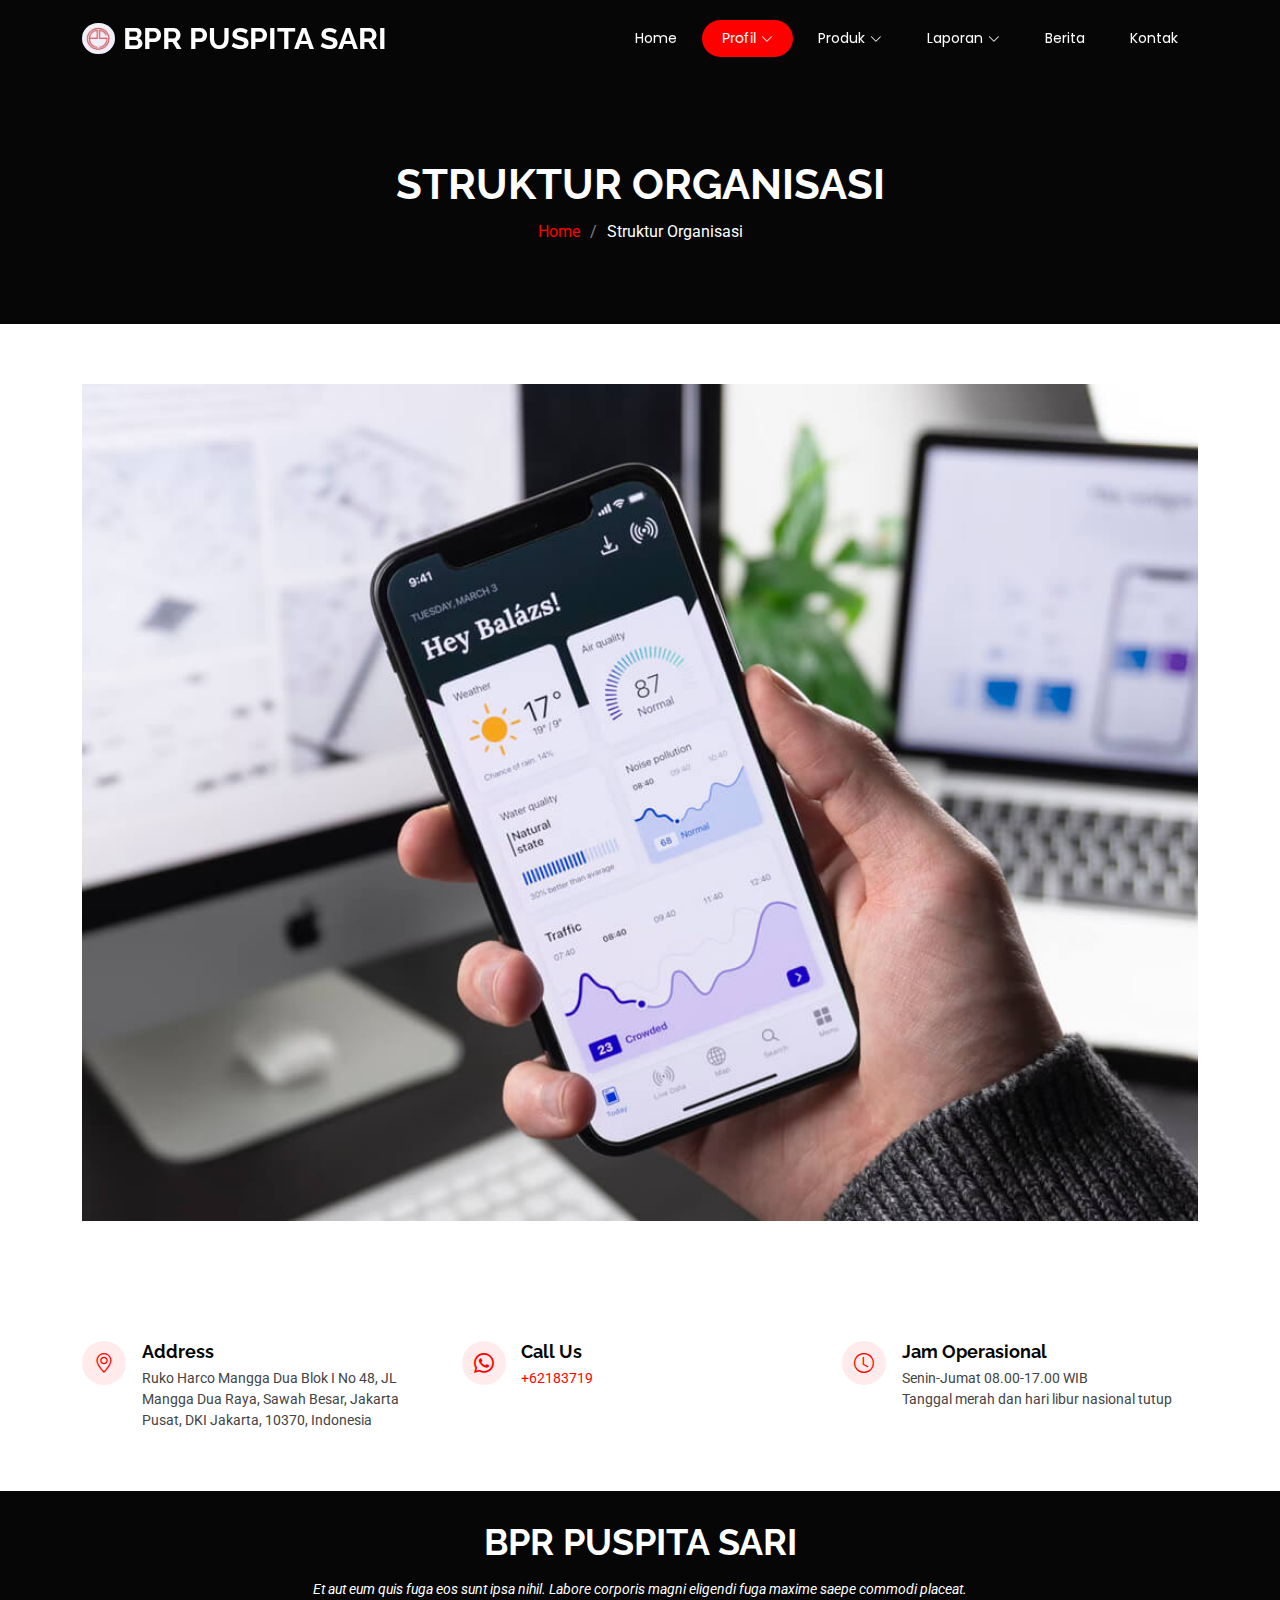
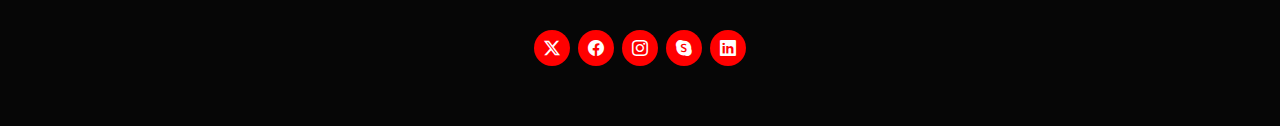
<file: struktur.html>
<!DOCTYPE html>
<html lang="en">

<head>
  <meta charset="utf-8">
  <meta content="width=device-width, initial-scale=1.0" name="viewport">
  <title>Profil - BPR PUSPITA SARI</title>
  <meta name="description" content="">
  <meta name="keywords" content="">

  <!-- Favicons -->
  <link href="assets/img/logo (2).png" rel="icon">
  <link href="assets/img/apple-touch-icon.png" rel="apple-touch-icon">

  <!-- Fonts -->
  <link href="https://fonts.googleapis.com" rel="preconnect">
  <link href="https://fonts.gstatic.com" rel="preconnect" crossorigin>
  <link href="https://fonts.googleapis.com/css2?family=Roboto:ital,wght@0,100;0,300;0,400;0,500;0,700;0,900;1,100;1,300;1,400;1,500;1,700;1,900&family=Poppins:ital,wght@0,100;0,200;0,300;0,400;0,500;0,600;0,700;0,800;0,900;1,100;1,200;1,300;1,400;1,500;1,600;1,700;1,800;1,900&family=Raleway:ital,wght@0,100;0,200;0,300;0,400;0,500;0,600;0,700;0,800;0,900;1,100;1,200;1,300;1,400;1,500;1,600;1,700;1,800;1,900&display=swap" rel="stylesheet">

  <!-- Vendor CSS Files -->
  <link href="assets/vendor/bootstrap/css/bootstrap.min.css" rel="stylesheet">
  <link href="assets/vendor/bootstrap-icons/bootstrap-icons.css" rel="stylesheet">
  <link href="assets/vendor/aos/aos.css" rel="stylesheet">
  <link href="assets/vendor/animate.css/animate.min.css" rel="stylesheet">
  <link href="assets/vendor/glightbox/css/glightbox.min.css" rel="stylesheet">
  <link href="assets/vendor/swiper/swiper-bundle.min.css" rel="stylesheet">

  <!-- Main CSS File -->
  <link href="assets/css/main.css" rel="stylesheet">
</head>

<body class="blog-page">

  <header id="header" class="header d-flex align-items-center fixed-top">
    <div class="container-fluid container-xl position-relative d-flex align-items-center justify-content-between">

      <a href="index.html" class="logo d-flex align-items-center">
        <img src="assets/img/logo.jpg" style="border-radius: 50%;" alt="">
        <h1 class="sitename">BPR PUSPITA SARI</h1>
      </a>

      <nav id="navmenu" class="navmenu">
        <ul>
          <li><a href="index.html">Home</a></li>
          <li class="dropdown"><a href="#" class="active"><span>Profil</span> <i class="bi bi-chevron-down toggle-dropdown"></i></a>
            <ul>
              <li><a href="about.html">Tentang Kami</a></li>
              <li><a href="team.html">Manajemen</a></li>
              <li><a href="penghargaan.html">Penghargaan</a></li>
              <li><a href="struktur.html">Struktur Organisasi</a></li>
            </ul>
          </li>
          <li class="dropdown"><a href="#services" ><span>Produk</span> <i class="bi bi-chevron-down toggle-dropdown"></i></a>
            <ul>
              <li><a href="tabungan.html">TABUNGAN</a></li>
              <li><a href="deposit.html">DEPOSIT</a></li>
              <li><a href="kredit.html">KREDITKKM</a></li>
            </ul>
          </li>
          <li class="dropdown"><a href="#"><span>Laporan</span> <i class="bi bi-chevron-down toggle-dropdown"></i></a>
            <ul>
              <li><a href="laporanpub.html">Laporan Publikasi</a></li>
              <li><a href="laporanthn.html">Laporan Tahunan</a></li>
              <li><a href="laporantata.html">Laporan Tata Kelola</a></li>
            </ul>
          </li>
          <li><a href="blog.html">Berita</a></li>
          <li><a href="kontak.html">Kontak</a></li>
        </ul>
        <i class="mobile-nav-toggle d-xl-none bi bi-list"></i>
      </nav>

    </div>
  </header>

  <main class="main">

    <!-- Page Title -->
    <div class="page-title dark-background">
      <div class="container position-relative">
        <h1>STRUKTUR ORGANISASI</h1>
        <nav class="breadcrumbs">
          <ol>
            <li><a href="index.html">Home</a></li>
            <li class="current">Struktur Organisasi</li>
          </ol>
        </nav>
      </div>
    </div><!-- End Page Title -->

    <section id="portfolio-details" class="portfolio-details section">

        <div class="container" data-aos="fade-up">
  
          <div class="portfolio-details-slider swiper init-swiper">
            <div class="swiper-wrapper align-items-center">
              <div class="swiper-slide">
                <img src="assets/img/portfolio/app-1.jpg" alt="">
              </div>
            </div>
          </div>
  
        </div>
  
      </section>

      <section id="contact" class="contact section">

        <div class="container">
          <div class="row justify-content-between text-start gy-4">
        
            <div class="col-lg-4 d-flex">
              <div class="info-item d-flex">
                <i class="bi bi-geo-alt flex-shrink-0 me-3"></i>
                <div>
                  <h3>Address</h3>
                  <p>Ruko Harco Mangga Dua Blok I No 48, JL Mangga Dua Raya, Sawah Besar, Jakarta Pusat, DKI Jakarta, 10370, Indonesia</p>
                </div>
              </div>
            </div>
  
            <div class="col-lg-4 d-flex">
              <div class="info-item d-flex">
                <i class="bi bi-whatsapp flex-shrink-0"></i>
                <div>
                  <h3>Call Us</h3>
                  <a href="https://wa.me/628?text=Halo%20saya%20ingin%20menghubungi%20Anda" target="_blank">
                    <p>+62183719</p>
                  </a>
                </div>
              </div>
          </div>
        
            <div class="col-lg-4 d-flex">
              <div class="info-item d-flex">
                <i class="bi bi-clock flex-shrink-0 me-3"></i>
                <div>
                  <h3>Jam Operasional</h3>
                  <p>Senin-Jumat
                    08.00-17.00 WIB</p>
                    
                   <p>Tanggal merah dan hari libur nasional tutup</p>
                </div>
              </div>
            </div>
        
          </div>
        </div>      
  
        </div>
  
      </section><!-- /Contact Section -->
  </main>

  <footer id="footer" class="footer dark-background">
    <div class="container">
      <h3 class="sitename">BPR PUSPITA SARI</h3>
      <p>Et aut eum quis fuga eos sunt ipsa nihil. Labore corporis magni eligendi fuga maxime saepe commodi placeat.</p>
      <div class="social-links d-flex justify-content-center">
        <a href=""><i class="bi bi-twitter-x"></i></a>
        <a href=""><i class="bi bi-facebook"></i></a>
        <a href=""><i class="bi bi-instagram"></i></a>
        <a href=""><i class="bi bi-skype"></i></a>
        <a href=""><i class="bi bi-linkedin"></i></a>
      </div>
    </div>
  </footer>

  <!-- Scroll Top -->
  <a href="#" id="scroll-top" class="scroll-top d-flex align-items-center justify-content-center"><i class="bi bi-arrow-up-short"></i></a>

  <!-- Preloader -->
  <div id="preloader"></div>

  <!-- Vendor JS Files -->
  <script src="assets/vendor/bootstrap/js/bootstrap.bundle.min.js"></script>
  <script src="assets/vendor/php-email-form/validate.js"></script>
  <script src="assets/vendor/aos/aos.js"></script>
  <script src="assets/vendor/glightbox/js/glightbox.min.js"></script>
  <script src="assets/vendor/imagesloaded/imagesloaded.pkgd.min.js"></script>
  <script src="assets/vendor/isotope-layout/isotope.pkgd.min.js"></script>
  <script src="assets/vendor/swiper/swiper-bundle.min.js"></script>

  <!-- Main JS File -->
  <script src="assets/js/main.js"></script>

</body>

</html>
</file>
<file: assets/css/main.css>
/**
* Template Name: Selecao
* Template URL: https://bootstrapmade.com/selecao-bootstrap-template/
* Updated: Aug 07 2024 with Bootstrap v5.3.3
* Author: BootstrapMade.com
* License: https://bootstrapmade.com/license/
*/

/*--------------------------------------------------------------
# Font & Color Variables
# Help: https://bootstrapmade.com/color-system/
--------------------------------------------------------------*/
/* Fonts */
:root {
  --default-font: "Roboto",  system-ui, -apple-system, "Segoe UI", Roboto, "Helvetica Neue", Arial, "Noto Sans", "Liberation Sans", sans-serif, "Apple Color Emoji", "Segoe UI Emoji", "Segoe UI Symbol", "Noto Color Emoji";
  --heading-font: "Raleway",  sans-serif;
  --nav-font: "Poppins",  sans-serif;
}

/* Global Colors - The following color variables are used throughout the website. Updating them here will change the color scheme of the entire website */
:root { 
  --background-color: #ffffff; /* Background color for the entire website, including individual sections */
  --default-color: #444444; /* Default color used for the majority of the text content across the entire website */
  --heading-color:#060606; /* Color for headings, subheadings and title throughout the website */
  --accent-color: #ff0000; /* Accent color (diubah dari oren ke merah) */
  --surface-color: #ffffff; /* The surface color is used as a background of boxed elements within sections, such as cards, icon boxes, or other elements that require a visual separation from the global background. */
  --contrast-color: #ffffff; /* Contrast color for text, ensuring readability against backgrounds of accent, heading, or default colors. */
}

/* Nav Menu Colors - The following color variables are used specifically for the navigation menu. They are separate from the global colors to allow for more customization options */
:root {
  --nav-color: #ffffff;  /* The default color of the main navmenu links */
  --nav-hover-color: #ff0000; /* Diubah dari oren ke merah */
  --nav-mobile-background-color: #ffffff; /* Used as the background color for mobile navigation menu */
  --nav-dropdown-background-color: #ffffff; /* Used as the background color for dropdown items that appear when hovering over primary navigation items */
  --nav-dropdown-color: #060606; /* Used for navigation links of the dropdown items in the navigation menu. */
  --nav-dropdown-hover-color: #ff0000; /* Sudah merah, tidak diubah */
}


/* Color Presets - These classes override global colors when applied to any section or element, providing reuse of the sam color scheme. */

.light-background {
  --background-color: #f9f9f9;
  --surface-color: #ffffff;
}

.dark-background {
  --background-color:#060606;
  --default-color: #ffffff;
  --heading-color: #ffffff;
  --surface-color: #404356;
  --contrast-color: #ffffff;
}

/* Smooth scroll */
:root {
  scroll-behavior: smooth;
}

/*--------------------------------------------------------------
# General Styling & Shared Classes
--------------------------------------------------------------*/
body {
  color: var(--default-color);
  background-color: var(--background-color);
  font-family: var(--default-font);
}

a {
  color: var(--accent-color);
  text-decoration: none;
  transition: 0.3s;
}

a:hover {
  color: color-mix(in srgb, var(--accent-color), transparent 25%);
  text-decoration: none;
}

h1,
h2,
h3,
h4,
h5,
h6 {
  color: var(--heading-color);
  font-family: var(--heading-font);
}

/* PHP Email Form Messages
------------------------------*/
.php-email-form .error-message {
  display: none;
  background: #df1529;
  color: #ffffff;
  text-align: left;
  padding: 15px;
  margin-bottom: 24px;
  font-weight: 600;
}

.php-email-form .sent-message {
  display: none;
  color: #ffffff;
  background: #059652;
  text-align: center;
  padding: 15px;
  margin-bottom: 24px;
  font-weight: 600;
}

.php-email-form .loading {
  display: none;
  background: var(--surface-color);
  text-align: center;
  padding: 15px;
  margin-bottom: 24px;
}

.php-email-form .loading:before {
  content: "";
  display: inline-block;
  border-radius: 50%;
  width: 24px;
  height: 24px;
  margin: 0 10px -6px 0;
  border: 3px solid var(--accent-color);
  border-top-color: var(--surface-color);
  animation: php-email-form-loading 1s linear infinite;
}

@keyframes php-email-form-loading {
  0% {
    transform: rotate(0deg);
  }

  100% {
    transform: rotate(360deg);
  }
}

/*--------------------------------------------------------------
# Global Header
--------------------------------------------------------------*/
.header {
  --background-color: rgba(255, 255, 255, 0);
  --heading-color: #ffffff;
  color: var(--default-color);
  background-color: var(--background-color);
  padding: 20px 0;
  transition: all 0.5s;
  z-index: 997;
}

.header .logo {
  line-height: 1;
}

.header .logo img {
  max-height: 32px;
  margin-right: 8px;
}

.header .logo h1 {
  font-size: 30px;
  margin: 0;
  font-weight: 700;
  color: var(--heading-color);
}

.scrolled .header {
  box-shadow: 0px 0 18px rgba(0, 0, 0, 0.1);
}

/* Global Header on Scroll
------------------------------*/
.scrolled .header {
  --background-color: rgba(42, 44, 57, 0.9);
}

/*--------------------------------------------------------------
# Navigation Menu
--------------------------------------------------------------*/
/* Navmenu - Desktop */
@media (min-width: 1200px) {
  .navmenu {
    padding: 0;
  }

  .navmenu ul {
    margin: 0;
    padding: 0;
    display: flex;
    list-style: none;
    align-items: center;
  }

  .navmenu li {
    position: relative;
    margin-left: 5px;
  }

  .navmenu a,
  .navmenu a:focus {
    color: var(--nav-color);
    padding: 8px 20px;
    font-size: 14px;
    font-family: var(--nav-font);
    font-weight: 400;
    display: flex;
    align-items: center;
    justify-content: space-between;
    white-space: nowrap;
    transition: 0.3s;
    border-radius: 50px;
  }

  .navmenu a i,
  .navmenu a:focus i {
    font-size: 12px;
    line-height: 0;
    margin-left: 5px;
    transition: 0.3s;
  }

  .navmenu li:hover>a,
  .navmenu .active,
  .navmenu .active:focus {
    background-color: var(--nav-hover-color);
  }

  .navmenu .dropdown ul {
    margin: 0;
    padding: 10px 0;
    background: var(--nav-dropdown-background-color);
    display: block;
    position: absolute;
    visibility: hidden;
    left: 0;
    top: 130%;
    opacity: 0;
    transition: 0.3s;
    border-radius: 15px;
    z-index: 99;
    box-shadow: 0px 0px 30px rgba(0, 0, 0, 0.1);
  }

  .navmenu .dropdown ul li {
    min-width: 200px;
    margin-left: 0;
  }

  .navmenu .dropdown ul a {
    padding: 10px 20px;
    font-size: 15px;
    text-transform: none;
    color: var(--nav-dropdown-color);
  }

  .navmenu .dropdown ul a i {
    font-size: 12px;
  }

  .navmenu .dropdown ul a:hover,
  .navmenu .dropdown ul .active:hover,
  .navmenu .dropdown ul li:hover>a {
    background-color: transparent;
    color: var(--nav-hover-color);
  }

  .navmenu .dropdown:hover>ul {
    opacity: 1;
    top: 105%;
    visibility: visible;
  }

  .navmenu .dropdown .dropdown ul {
    top: 0;
    left: -90%;
    visibility: hidden;
  }

  .navmenu .dropdown .dropdown:hover>ul {
    opacity: 1;
    top: 0;
    left: -100%;
    visibility: visible;
  }
}

/* Navmenu - Mobile */
@media (max-width: 1199px) {
  .mobile-nav-toggle {
    color: var(--nav-color);
    font-size: 28px;
    line-height: 0;
    margin-right: 10px;
    cursor: pointer;
    transition: color 0.3s;
  }

  .navmenu {
    padding: 0;
    z-index: 9997;
  }

  .navmenu ul {
    display: none;
    list-style: none;
    position: absolute;
    inset: 60px 20px 20px 20px;
    padding: 10px 0;
    margin: 0;
    border-radius: 6px;
    background-color: var(--nav-mobile-background-color);
    overflow-y: auto;
    transition: 0.3s;
    z-index: 9998;
    box-shadow: 0px 0px 30px rgba(0, 0, 0, 0.1);
  }

  .navmenu a,
  .navmenu a:focus {
    color: var(--nav-dropdown-color);
    padding: 10px 20px;
    font-family: var(--nav-font);
    font-size: 17px;
    font-weight: 500;
    display: flex;
    align-items: center;
    justify-content: space-between;
    white-space: nowrap;
    transition: 0.3s;
  }

  .navmenu a i,
  .navmenu a:focus i {
    font-size: 12px;
    line-height: 0;
    margin-left: 5px;
    width: 30px;
    height: 30px;
    display: flex;
    align-items: center;
    justify-content: center;
    border-radius: 50%;
    transition: 0.3s;
    background-color: color-mix(in srgb, var(--accent-color), transparent 90%);
  }

  .navmenu a i:hover,
  .navmenu a:focus i:hover {
    background-color: var(--accent-color);
    color: var(--contrast-color);
  }

  .navmenu a:hover,
  .navmenu .active,
  .navmenu .active:focus {
    color: var(--nav-dropdown-hover-color);
  }

  .navmenu .active i,
  .navmenu .active:focus i {
    background-color: var(--accent-color);
    color: var(--contrast-color);
    transform: rotate(180deg);
  }

  .navmenu .dropdown ul {
    position: static;
    display: none;
    z-index: 99;
    padding: 10px 0;
    margin: 10px 20px;
    background-color: var(--nav-dropdown-background-color);
    border: 1px solid color-mix(in srgb, var(--default-color), transparent 90%);
    box-shadow: none;
    transition: all 0.5s ease-in-out;
  }

  .navmenu .dropdown ul ul {
    background-color: rgba(33, 37, 41, 0.1);
  }

  .navmenu .dropdown>.dropdown-active {
    display: block;
    background-color: rgba(33, 37, 41, 0.03);
  }

  .mobile-nav-active {
    overflow: hidden;
  }

  .mobile-nav-active .mobile-nav-toggle {
    color: #fff;
    position: absolute;
    font-size: 32px;
    top: 15px;
    right: 15px;
    margin-right: 0;
    z-index: 9999;
  }

  .mobile-nav-active .navmenu {
    position: fixed;
    overflow: hidden;
    inset: 0;
    background: rgba(33, 37, 41, 0.8);
    transition: 0.3s;
  }

  .mobile-nav-active .navmenu>ul {
    display: block;
  }
}

/*--------------------------------------------------------------
# Global Footer
--------------------------------------------------------------*/
.footer {
  color: var(--default-color);
  background-color: var(--background-color);
  font-size: 14px;
  text-align: center;
  padding: 30px 0;
  position: relative;
}

.footer h3 {
  font-size: 36px;
  font-weight: 700;
  position: relative;
  padding: 0;
  margin: 0 0 15px 0;
}

.footer p {
  font-size: 15;
  font-style: italic;
  padding: 0;
  margin: 0 0 30px 0;
}

.footer .social-links {
  margin: 0 0 30px 0;
}

.footer .social-links a {
  font-size: 16px;
  display: flex;
  align-items: center;
  justify-content: center;
  background: var(--accent-color);
  color: var(--contrast-color);
  line-height: 1;
  margin: 0 4px;
  border-radius: 50%;
  text-align: center;
  width: 36px;
  height: 36px;
  transition: 0.3s;
}

.footer .social-links a:hover {
  background: color-mix(in srgb, var(--accent-color), transparent 20%);
  text-decoration: none;
}

.footer .copyright {
  padding-top: 25px;
  border-top: 1px solid color-mix(in srgb, var(--default-color), transparent 90%);
}

.footer .credits {
  font-size: 13px;
  padding-top: 5px;
}

/*--------------------------------------------------------------
# Preloader
--------------------------------------------------------------*/
#preloader {
  position: fixed;
  inset: 0;
  z-index: 9999;
  overflow: hidden;
  background-color: var(--background-color);
  transition: all 0.6s ease-out;
  width: 100%;
  height: 100vh;
}

#preloader:before,
#preloader:after {
  content: "";
  position: absolute;
  border: 4px solid var(--accent-color);
  border-radius: 50%;
  animation: animate-preloader 2s cubic-bezier(0, 0.2, 0.8, 1) infinite;
}

#preloader:after {
  animation-delay: -0.5s;
}

@keyframes animate-preloader {
  0% {
    width: 10px;
    height: 10px;
    top: calc(50% - 5px);
    left: calc(50% - 5px);
    opacity: 1;
  }

  100% {
    width: 72px;
    height: 72px;
    top: calc(50% - 36px);
    left: calc(50% - 36px);
    opacity: 0;
  }
}

/*--------------------------------------------------------------
# Scroll Top Button
--------------------------------------------------------------*/
.scroll-top {
  position: fixed;
  visibility: hidden;
  opacity: 0;
  right: 15px;
  bottom: -15px;
  z-index: 99999;
  background-color: var(--accent-color);
  width: 44px;
  height: 44px;
  border-radius: 50px;
  transition: all 0.4s;
}

.scroll-top i {
  font-size: 24px;
  color: var(--contrast-color);
  line-height: 0;
}

.scroll-top:hover {
  background-color: color-mix(in srgb, var(--accent-color), transparent 20%);
  color: var(--contrast-color);
}

.scroll-top.active {
  visibility: visible;
  opacity: 1;
  bottom: 15px;
}

/*--------------------------------------------------------------
# Disable aos animation delay on mobile devices
--------------------------------------------------------------*/
@media screen and (max-width: 768px) {
  [data-aos-delay] {
    transition-delay: 0 !important;
  }
}

/*--------------------------------------------------------------
# Global Page Titles & Breadcrumbs
--------------------------------------------------------------*/
.page-title {
  color: var(--default-color);
  background-color: var(--background-color);
  background-size: cover;
  background-position: center;
  background-repeat: no-repeat;
  padding: 160px 0 80px 0;
  text-align: center;
  position: relative;
}

.page-title:before {
  content: "";
  background-color: color-mix(in srgb, var(--background-color), transparent 50%);
  position: absolute;
  inset: 0;
}

.page-title h1 {
  font-size: 42px;
  font-weight: 700;
  margin-bottom: 10px;
}

.page-title .breadcrumbs ol {
  display: flex;
  flex-wrap: wrap;
  list-style: none;
  justify-content: center;
  padding: 0;
  margin: 0;
  font-size: 16px;
  font-weight: 400;
}

.page-title .breadcrumbs ol li+li {
  padding-left: 10px;
}

.page-title .breadcrumbs ol li+li::before {
  content: "/";
  display: inline-block;
  padding-right: 10px;
  color: color-mix(in srgb, var(--default-color), transparent 50%);
}

/*--------------------------------------------------------------
# Global Sections
--------------------------------------------------------------*/
section,
.section {
  color: var(--default-color);
  background-color: var(--background-color);
  padding: 60px 0;
  scroll-margin-top: 77px;
  overflow: clip;
}

/*--------------------------------------------------------------
# Global Section Titles
--------------------------------------------------------------*/
.section-title {
  padding-bottom: 60px;
  position: relative;
}

.section-title h2 {
  font-size: 14px;
  font-weight: 500;
  padding: 0;
  line-height: 1px;
  margin: 0;
  letter-spacing: 1.5px;
  text-transform: uppercase;
  color: color-mix(in srgb, var(--default-color), transparent 50%);
  position: relative;
}

.section-title h2::after {
  content: "";
  width: 120px;
  height: 1px;
  display: inline-block;
  background: var(--accent-color);
  margin: 4px 10px;
}

.section-title p {
  color: var(--heading-color);
  margin: 0;
  font-size: 28px;
  font-weight: 700;
  text-transform: uppercase;
  font-family: var(--heading-font);
}

/*--------------------------------------------------------------
# Hero Section
--------------------------------------------------------------*/
.hero {
  width: 100%;
  overflow: hidden;
  position: relative;
  background: linear-gradient(0deg, var(--background-color) 0%, color-mix(in srgb, var(--background-color) 90%, white 10%) 100%);
  padding: 0;
  display: flex;
  flex-direction: column;
  justify-content: end;
  align-items: center;
}

.hero .carousel-container {
  display: flex;
  justify-content: center;
  align-items: center;
  flex-direction: column;
  text-align: center;
  position: relative;
  min-height: 75vh;
  padding-top: 60px;
}

.hero h2 {
  margin-bottom: 30px;
  font-size: 48px;
  font-weight: 700;
}

.hero h2 span {
  text-decoration: underline;
}

.hero p {
  max-width: 80%;
  animation-delay: 0.4s;
  margin: 0 auto 30px auto;
}

.hero .carousel-control-prev,
.hero .carousel-control-next {
  width: 10%;
}

.hero .carousel-control-next-icon,
.hero .carousel-control-prev-icon {
  background: none;
  font-size: 48px;
  line-height: 1;
  width: auto;
  height: auto;
}

.hero .btn-get-started {
  font-weight: 500;
  font-size: 14px;
  letter-spacing: 1px;
  display: inline-block;
  padding: 12px 32px;
  border-radius: 50px;
  transition: 0.5s;
  line-height: 1;
  margin: 10px;
  animation-delay: 0.8s;
  color: var(--default-color);
  border: 2px solid var(--accent-color);
}

.hero .btn-get-started:hover {
  background: var(--accent-color);
  color: var(--contrast-color);
  text-decoration: none;
}

@media (min-width: 1024px) {
  .hero p {
    max-width: 60%;
  }

  .hero .carousel-control-prev,
  .hero .carousel-control-next {
    width: 5%;
  }
}

@media (max-width: 768px) {
  .hero .carousel-container {
    min-height: 90vh;
  }

  .hero h2 {
    font-size: 28px;
  }
}

.hero .hero-waves {
  display: block;
  width: 100%;
  height: 60px;
  position: relative;
}

.hero .wave1 use {
  animation: move-forever1 10s linear infinite;
  animation-delay: -2s;
  fill: var(--default-color);
  opacity: 0.6;
}

.hero .wave2 use {
  animation: move-forever2 8s linear infinite;
  animation-delay: -2s;
  fill: var(--default-color);
  opacity: 0.4;
}

.hero .wave3 use {
  animation: move-forever3 6s linear infinite;
  animation-delay: -2s;
  fill: var(--default-color);
}

@keyframes move-forever1 {
  0% {
    transform: translate(85px, 0%);
  }

  100% {
    transform: translate(-90px, 0%);
  }
}

@keyframes move-forever2 {
  0% {
    transform: translate(-90px, 0%);
  }

  100% {
    transform: translate(85px, 0%);
  }
}

@keyframes move-forever3 {
  0% {
    transform: translate(-90px, 0%);
  }

  100% {
    transform: translate(85px, 0%);
  }
}

/*--------------------------------------------------------------
# About Section
--------------------------------------------------------------*/
.about ul {
  list-style: none;
  padding: 0;
}

.about ul li {
  padding-bottom: 5px;
  display: flex;
  align-items: center;
}

.about ul i {
  font-size: 20px;
  padding-right: 4px;
  color: var(--accent-color);
}

.about .read-more {
  background: var(--accent-color);
  color: var(--contrast-color);
  font-family: var(--heading-font);
  font-weight: 500;
  font-size: 16px;
  letter-spacing: 1px;
  padding: 10px 28px;
  border-radius: 5px;
  transition: 0.3s;
  display: inline-flex;
  align-items: center;
  justify-content: center;
}

.about .read-more i {
  font-size: 18px;
  margin-left: 5px;
  line-height: 0;
  transition: 0.3s;
}

.about .read-more:hover {
  background: color-mix(in srgb, var(--accent-color), transparent 20%);
}

.about .read-more:hover i {
  transform: translate(5px, 0);
}

/*--------------------------------------------------------------
# Features Section
--------------------------------------------------------------*/
.features .nav-tabs {
  border: 0;
}

.features .nav-link {
  background-color: var(--surface-color);
  color: var(--heading-color);
  border: 1px solid color-mix(in srgb, var(--default-color), transparent 85%);
  padding: 15px 20px;
  transition: 0.3s;
  border-radius: 0;
  display: flex;
  align-items: center;
  justify-content: center;
  cursor: pointer;
  height: 100%;
}

.features .nav-link i {
  padding-right: 15px;
  font-size: 48px;
}

.features .nav-link h4 {
  font-size: 18px;
  font-weight: 600;
  margin: 0;
}

.features .nav-link:hover {
  color: var(--accent-color);
  border-color: var(--accent-color);
}

.features .nav-link.active {
  background: var(--accent-color);
  color: var(--contrast-color);
  border-color: var(--accent-color);
}

.features .nav-link.active h4 {
  color: var(--contrast-color);
}

@media (max-width: 768px) {
  .features .nav-link i {
    padding: 0;
    line-height: 1;
    font-size: 36px;
  }
}

@media (max-width: 575px) {
  .features .nav-link {
    padding: 15px;
  }

  .features .nav-link i {
    font-size: 24px;
  }
}

.features .tab-content {
  margin-top: 30px;
}

.features .tab-pane h3 {
  color: var(--heading-color);
  font-weight: 700;
  font-size: 26px;
}

.features .tab-pane ul {
  list-style: none;
  padding: 0;
}

.features .tab-pane ul li {
  padding-bottom: 10px;
}

.features .tab-pane ul i {
  font-size: 20px;
  padding-right: 4px;
  color: var(--accent-color);
}

.features .tab-pane p:last-child {
  margin-bottom: 0;
}

/*--------------------------------------------------------------
# Call To Action Section
--------------------------------------------------------------*/
.call-to-action {
  padding: 80px 0;
  position: relative;
  clip-path: inset(0);
}

.call-to-action .container {
  position: relative;
  z-index: 3;
}

.call-to-action h3 {
  color: var(--default-color);
  font-size: 28px;
  font-weight: 700;
}

.call-to-action p {
  color: var(--default-color);
}

.call-to-action .cta-btn {
  font-family: var(--heading-font);
  font-weight: 500;
  font-size: 16px;
  letter-spacing: 1px;
  display: inline-block;
  padding: 12px 40px;
  border-radius: 50px;
  transition: 0.5s;
  margin: 10px;
  background: var(--accent-color);
  color: var(--contrast-color);
}

.call-to-action .cta-btn:hover {
  background: color-mix(in srgb, var(--accent-color) 90%, white 15%);
}

/*--------------------------------------------------------------
# Services Section
--------------------------------------------------------------*/
.services .service-item {
  background-color: var(--surface-color);
  box-shadow: 0 5px 30px 0 rgba(0, 0, 0, 0.1);
  padding: 60px 30px 60px 70px;
  transition: all ease-in-out 0.3s;
  border-radius: 18px;
  height: 100%;
  position: relative;
  overflow: hidden;
}

.services .service-item .icon {
  position: absolute;
  left: -20px;
  top: calc(50% - 30px);
}

.services .service-item .icon i {
  font-size: 64px;
  line-height: 1;
  transition: 0.5s;
}

.services .service-item h3 {
  font-weight: 700;
  margin: 10px 0 15px 0;
  font-size: 22px;
  transition: ease-in-out 0.3s;
}

.services .service-item p {
  line-height: 24px;
  font-size: 14px;
  margin-bottom: 0;
}

@media (min-width: 1365px) {
  .services .service-item:hover {
    transform: translateY(-10px);
  }

  .services .service-item:hover h3 {
    color: var(--accent-color);
  }
}

/*--------------------------------------------------------------
# Portfolio Section
--------------------------------------------------------------*/
.portfolio .portfolio-filters {
  padding: 0;
  margin: 0 auto 20px auto;
  list-style: none;
  text-align: center;
}

.portfolio .portfolio-filters li {
  cursor: pointer;
  display: inline-block;
  padding: 8px 20px 10px 20px;
  margin: 0;
  font-size: 15px;
  font-weight: 500;
  line-height: 1;
  margin-bottom: 5px;
  border-radius: 50px;
  transition: all 0.3s ease-in-out;
  font-family: var(--heading-font);
}

.portfolio .portfolio-filters li:hover,
.portfolio .portfolio-filters li.filter-active {
  color: var(--contrast-color);
  background-color: var(--accent-color);
}

.portfolio .portfolio-filters li:first-child {
  margin-left: 0;
}

.portfolio .portfolio-filters li:last-child {
  margin-right: 0;
}

@media (max-width: 575px) {
  .portfolio .portfolio-filters li {
    font-size: 14px;
    margin: 0 0 10px 0;
  }
}

.portfolio .portfolio-item {
  position: relative;
  overflow: hidden;
}

.portfolio .portfolio-item .portfolio-info {
  opacity: 0;
  position: absolute;
  left: 12px;
  right: 12px;
  bottom: -100%;
  z-index: 3;
  transition: all ease-in-out 0.5s;
  background: color-mix(in srgb, var(--surface-color), transparent 10%);
  padding: 15px;
}

.portfolio .portfolio-item .portfolio-info h4 {
  font-size: 18px;
  font-weight: 600;
  padding-right: 50px;
}

.portfolio .portfolio-item .portfolio-info p {
  color: color-mix(in srgb, var(--default-color), transparent 30%);
  font-size: 14px;
  margin-bottom: 0;
  padding-right: 50px;
}

.portfolio .portfolio-item .portfolio-info .preview-link,
.portfolio .portfolio-item .portfolio-info .details-link {
  position: absolute;
  right: 50px;
  font-size: 24px;
  top: calc(50% - 14px);
  color: color-mix(in srgb, var(--default-color), transparent 30%);
  transition: 0.3s;
  line-height: 0;
}

.portfolio .portfolio-item .portfolio-info .preview-link:hover,
.portfolio .portfolio-item .portfolio-info .details-link:hover {
  color: var(--accent-color);
}

.portfolio .portfolio-item .portfolio-info .details-link {
  right: 14px;
  font-size: 28px;
}

.portfolio .portfolio-item:hover .portfolio-info {
  opacity: 1;
  bottom: 0;
}

/*--------------------------------------------------------------
# Testimonials Section
--------------------------------------------------------------*/
.testimonials .testimonial-item {
  background-color: var(--surface-color);
  box-shadow: 0px 2px 15px rgba(0, 0, 0, 0.1);
  box-sizing: content-box;
  padding: 30px;
  margin: 30px 15px;
  position: relative;
  height: 100%;
}

.testimonials .testimonial-item .testimonial-img {
  width: 90px;
  border-radius: 50px;
  margin-right: 15px;
}

.testimonials .testimonial-item h3 {
  font-size: 18px;
  font-weight: bold;
  margin: 10px 0 5px 0;
}

.testimonials .testimonial-item h4 {
  font-size: 14px;
  color: color-mix(in srgb, var(--default-color), transparent 40%);
  margin: 0;
}

.testimonials .testimonial-item .stars {
  margin: 10px 0;
}

.testimonials .testimonial-item .stars i {
  color: #ffc107;
  margin: 0 1px;
}

.testimonials .testimonial-item .quote-icon-left,
.testimonials .testimonial-item .quote-icon-right {
  color: color-mix(in srgb, var(--accent-color), transparent 50%);
  font-size: 26px;
  line-height: 0;
}

.testimonials .testimonial-item .quote-icon-left {
  display: inline-block;
  left: -5px;
  position: relative;
}

.testimonials .testimonial-item .quote-icon-right {
  display: inline-block;
  right: -5px;
  position: relative;
  top: 10px;
  transform: scale(-1, -1);
}

.testimonials .testimonial-item p {
  font-style: italic;
  margin: 15px auto 15px auto;
}

.testimonials .swiper-wrapper {
  height: auto;
}

.testimonials .swiper-pagination {
  margin-top: 20px;
  position: relative;
}

.testimonials .swiper-pagination .swiper-pagination-bullet {
  width: 12px;
  height: 12px;
  background-color: color-mix(in srgb, var(--default-color), transparent 85%);
  opacity: 1;
}

.testimonials .swiper-pagination .swiper-pagination-bullet-active {
  background-color: var(--accent-color);
}

@media (max-width: 767px) {
  .testimonials .testimonial-wrap {
    padding-left: 0;
  }

  .testimonials .testimonial-item {
    padding: 30px;
    margin: 15px;
  }

  .testimonials .testimonial-item .testimonial-img {
    position: static;
    left: auto;
  }
}

/*--------------------------------------------------------------
# Pricing Section
--------------------------------------------------------------*/
.pricing .pricing-item {
  background-color: var(--surface-color);
  box-shadow: 0px 0px 4px rgba(0, 0, 0, 0.1);
  padding: 20px;
  text-align: center;
  border-radius: 5px;
  position: relative;
  overflow: hidden;
}

.pricing .pricing-item h3 {
  font-weight: 400;
  margin: -20px -20px 20px -20px;
  padding: 20px 15px;
  font-size: 16px;
  font-weight: 600;
  color: color-mix(in srgb, var(--default-color), transparent 20%);
  background: color-mix(in srgb, var(--default-color), transparent 95%);
}

.pricing .pricing-item h4 {
  font-size: 36px;
  font-weight: 600;
  font-family: var(--heading-font);
}

.pricing .pricing-item h4 sup {
  font-size: 20px;
  top: -15px;
  left: -3px;
}

.pricing .pricing-item h4 span {
  color: color-mix(in srgb, var(--default-color), transparent 40%);
  font-size: 16px;
  font-weight: 300;
}

.pricing .pricing-item ul {
  padding: 15px 0;
  list-style: none;
  text-align: center;
  line-height: 20px;
  font-size: 14px;
}

.pricing .pricing-item ul li {
  padding-bottom: 16px;
}

.pricing .pricing-item ul i {
  color: var(--accent-color);
  font-size: 18px;
  padding-right: 4px;
}

.pricing .pricing-item ul .na {
  color: color-mix(in srgb, var(--default-color), transparent 40%);
  text-decoration: line-through;
}

.pricing .btn-wrap {
  background: color-mix(in srgb, var(--default-color), transparent 95%);
  margin: 0 -20px -20px -20px;
  padding: 20px 15px;
  text-align: center;
}

.pricing .btn-buy {
  background: var(--accent-color);
  color: var(--contrast-color);
  display: inline-block;
  padding: 8px 35px 10px 35px;
  border-radius: 4px;
  transition: none;
  font-size: 14px;
  font-weight: 400;
  font-family: var(--heading-font);
  font-weight: 600;
  transition: 0.3s;
}

.pricing .btn-buy:hover {
  background: color-mix(in srgb, var(--accent-color), transparent 20%);
}

.pricing .featured h3 {
  background: var(--accent-color);
  color: var(--contrast-color);
}

.pricing .advanced {
  background: var(--accent-color);
  color: var(--contrast-color);
  width: 200px;
  position: absolute;
  top: 18px;
  right: -68px;
  transform: rotate(45deg);
  z-index: 1;
  font-size: 14px;
  padding: 1px 0 3px 0;
}

/*--------------------------------------------------------------
# Faq Section
--------------------------------------------------------------*/
.faq .content-subtitle {
  font-size: 15px;
  margin-bottom: 10px;
  display: block;
  color: var(--default-color);
}

.faq .content-title {
  color: var(--heading-color);
  font-size: 22px;
  margin-bottom: 30px;
}

.faq p {
  line-height: 1.7;
  color: var(--default-color);
}

.faq .custom-accordion .accordion-item {
  background-color: var(--surface-color);
  margin-bottom: 0px;
  position: relative;
  border-radius: 0px;
  overflow: hidden;
}

.faq .custom-accordion .accordion-item .btn-link {
  display: block;
  width: 100%;
  padding: 15px 0;
  text-decoration: none;
  text-align: left;
  color: var(--default-color);
  border: none;
  padding-left: 40px;
  border-radius: 0;
  position: relative;
  background-color: color-mix(in srgb, var(--default-color), transparent 94%);
}

.faq .custom-accordion .accordion-item .btn-link:before {
  content: "\f282";
  display: inline-block;
  font-family: "bootstrap-icons" !important;
  font-style: normal;
  font-weight: normal !important;
  font-variant: normal;
  text-transform: none;
  line-height: 1;
  vertical-align: -0.125em;
  -webkit-font-smoothing: antialiased;
  position: absolute;
  top: 50%;
  transform: translateY(-50%);
  left: 15px;
}

.faq .custom-accordion .accordion-item .btn-link[aria-expanded=true] {
  color: var(--accent-color);
}

.faq .custom-accordion .accordion-item .btn-link[aria-expanded=true]:before {
  font-family: "bootstrap-icons" !important;
  content: "\f286";
  position: absolute;
  color: var(--accent-color);
  top: 50%;
  transform: translateY(-50%);
}

.faq .custom-accordion .accordion-item .accordion-body {
  padding: 20px 20px 20px 20px;
  color: var(--default-color);
}

/*--------------------------------------------------------------
# Team Section
--------------------------------------------------------------*/
.team .team-member {
  background-color: var(--surface-color);
  overflow: hidden;
  border-radius: 5px;
  box-shadow: 0px 2px 15px rgba(0, 0, 0, 0.1);
  height: 100%;
}

.team .team-member .member-img {
  position: relative;
  overflow: hidden;
}

.team .team-member .social {
  position: absolute;
  left: 0;
  bottom: 30px;
  right: 0;
  opacity: 0;
  transition: ease-in-out 0.3s;
  text-align: center;
}

.team .team-member .social a {
  background: color-mix(in srgb, var(--contrast-color), transparent 25%);
  color: color-mix(in srgb, var(--default-color), transparent 20%);
  margin: 0 3px;
  border-radius: 4px;
  width: 36px;
  height: 36px;
  transition: ease-in-out 0.3s;
  display: inline-flex;
  justify-content: center;
  align-items: center;
}

.team .team-member .social a:hover {
  color: var(--contrast-color);
  background: var(--accent-color);
}

.team .team-member .social i {
  font-size: 18px;
  line-height: 0;
}

.team .team-member .member-info {
  padding: 25px 15px;
}

.team .team-member .member-info h4 {
  font-weight: 700;
  margin-bottom: 5px;
  font-size: 18px;
}

.team .team-member .member-info span {
  display: block;
  font-size: 13px;
  font-weight: 400;
  color: color-mix(in srgb, var(--default-color), transparent 40%);
}

.team .team-member:hover .social {
  opacity: 1;
  bottom: 15px;
}

/*--------------------------------------------------------------
# Recent Posts Section
--------------------------------------------------------------*/
.recent-posts article {
  background: var(--surface-color);
  box-shadow: 0 4px 16px rgba(0, 0, 0, 0.1);
  padding: 30px;
  height: 100%;
  border-radius: 10px;
  overflow: hidden;
}

.recent-posts .post-img {
  max-height: 240px;
  margin: -30px -30px 15px -30px;
  overflow: hidden;
}

.recent-posts .post-category {
  font-size: 16px;
  color: color-mix(in srgb, var(--default-color), transparent 50%);
  margin-bottom: 10px;
}

.recent-posts .title {
  font-size: 20px;
  font-weight: 700;
  padding: 0;
  margin: 0 0 20px 0;
}

.recent-posts .title a {
  color: var(--heading-color);
  transition: 0.3s;
}

.recent-posts .title a:hover {
  color: var(--accent-color);
}

.recent-posts .post-author-img {
  width: 50px;
  border-radius: 50%;
  margin-right: 15px;
}

.recent-posts .post-author {
  font-weight: 600;
  margin-bottom: 5px;
}

.recent-posts .post-date {
  font-size: 14px;
  color: color-mix(in srgb, var(--default-color), transparent 50%);
  margin-bottom: 0;
}

/*--------------------------------------------------------------
# Contact Section
--------------------------------------------------------------*/
.contact .info-item+.info-item {
  margin-top: 40px;
}

.contact .info-item i {
  color: var(--accent-color);
  background: color-mix(in srgb, var(--accent-color), transparent 92%);
  font-size: 20px;
  width: 44px;
  height: 44px;
  display: flex;
  justify-content: center;
  align-items: center;
  border-radius: 50px;
  transition: all 0.3s ease-in-out;
  margin-right: 15px;
}

.contact .info-item h3 {
  padding: 0;
  font-size: 18px;
  font-weight: 700;
  margin-bottom: 5px;
}

.contact .info-item p {
  padding: 0;
  margin-bottom: 0;
  font-size: 14px;
}

.contact .info-item:hover i {
  background: var(--accent-color);
  color: var(--contrast-color);
}

.contact .php-email-form {
  height: 100%;
}

.contact .php-email-form input[type=text],
.contact .php-email-form input[type=email],
.contact .php-email-form textarea {
  font-size: 14px;
  padding: 10px 15px;
  box-shadow: none;
  border-radius: 0;
  color: var(--default-color);
  background-color: color-mix(in srgb, var(--background-color), transparent 50%);
  border-color: color-mix(in srgb, var(--default-color), transparent 80%);
}

.contact .php-email-form input[type=text]:focus,
.contact .php-email-form input[type=email]:focus,
.contact .php-email-form textarea:focus {
  border-color: var(--accent-color);
}

.contact .php-email-form input[type=text]::placeholder,
.contact .php-email-form input[type=email]::placeholder,
.contact .php-email-form textarea::placeholder {
  color: color-mix(in srgb, var(--default-color), transparent 70%);
}

.contact .php-email-form button[type=submit] {
  color: var(--contrast-color);
  background: var(--accent-color);
  border: 0;
  padding: 10px 30px;
  transition: 0.4s;
  border-radius: 50px;
}

.contact .php-email-form button[type=submit]:hover {
  background: color-mix(in srgb, var(--accent-color), transparent 25%);
}

/*--------------------------------------------------------------
# Portfolio Details Section
--------------------------------------------------------------*/
.portfolio-details .portfolio-details-slider img {
  width: 100%;
}

.portfolio-details .swiper-wrapper {
  height: auto;
}

.portfolio-details .swiper-button-prev,
.portfolio-details .swiper-button-next {
  width: 48px;
  height: 48px;
}

.portfolio-details .swiper-button-prev:after,
.portfolio-details .swiper-button-next:after {
  color: rgba(255, 255, 255, 0.8);
  background-color: rgba(0, 0, 0, 0.15);
  font-size: 24px;
  border-radius: 50%;
  width: 48px;
  height: 48px;
  display: flex;
  align-items: center;
  justify-content: center;
  transition: 0.3s;
}

.portfolio-details .swiper-button-prev:hover:after,
.portfolio-details .swiper-button-next:hover:after {
  background-color: rgba(0, 0, 0, 0.3);
}

@media (max-width: 575px) {

  .portfolio-details .swiper-button-prev,
  .portfolio-details .swiper-button-next {
    display: none;
  }
}

.portfolio-details .swiper-pagination {
  margin-top: 20px;
  position: relative;
}

.portfolio-details .swiper-pagination .swiper-pagination-bullet {
  width: 10px;
  height: 10px;
  background-color: color-mix(in srgb, var(--default-color), transparent 85%);
  opacity: 1;
}

.portfolio-details .swiper-pagination .swiper-pagination-bullet-active {
  background-color: var(--accent-color);
}

.portfolio-details .portfolio-info h3 {
  font-size: 22px;
  font-weight: 700;
  margin-bottom: 20px;
  padding-bottom: 20px;
  position: relative;
}

.portfolio-details .portfolio-info h3:after {
  content: "";
  position: absolute;
  display: block;
  width: 50px;
  height: 3px;
  background: var(--accent-color);
  left: 0;
  bottom: 0;
}

.portfolio-details .portfolio-info ul {
  list-style: none;
  padding: 0;
  font-size: 15px;
}

.portfolio-details .portfolio-info ul li {
  display: flex;
  flex-direction: column;
  padding-bottom: 15px;
}

.portfolio-details .portfolio-info ul strong {
  text-transform: uppercase;
  font-weight: 400;
  color: color-mix(in srgb, var(--default-color), transparent 50%);
  font-size: 14px;
}

.portfolio-details .portfolio-info .btn-visit {
  padding: 8px 40px;
  background: var(--accent-color);
  color: var(--contrast-color);
  border-radius: 50px;
  transition: 0.3s;
}

.portfolio-details .portfolio-info .btn-visit:hover {
  background: color-mix(in srgb, var(--accent-color), transparent 20%);
}

.portfolio-details .portfolio-description h2 {
  font-size: 26px;
  font-weight: 700;
  margin-bottom: 20px;
}

.portfolio-details .portfolio-description p {
  padding: 0;
}

.portfolio-details .portfolio-description .testimonial-item {
  padding: 30px 30px 0 30px;
  position: relative;
  background: color-mix(in srgb, var(--default-color), transparent 97%);
  margin-bottom: 50px;
}

.portfolio-details .portfolio-description .testimonial-item .testimonial-img {
  width: 90px;
  border-radius: 50px;
  border: 6px solid var(--background-color);
  float: left;
  margin: 0 10px 0 0;
}

.portfolio-details .portfolio-description .testimonial-item h3 {
  font-size: 18px;
  font-weight: bold;
  margin: 15px 0 5px 0;
  padding-top: 20px;
}

.portfolio-details .portfolio-description .testimonial-item h4 {
  font-size: 14px;
  color: #6c757d;
  margin: 0;
}

.portfolio-details .portfolio-description .testimonial-item .quote-icon-left,
.portfolio-details .portfolio-description .testimonial-item .quote-icon-right {
  color: color-mix(in srgb, var(--accent-color), transparent 50%);
  font-size: 26px;
  line-height: 0;
}

.portfolio-details .portfolio-description .testimonial-item .quote-icon-left {
  display: inline-block;
  left: -5px;
  position: relative;
}

.portfolio-details .portfolio-description .testimonial-item .quote-icon-right {
  display: inline-block;
  right: -5px;
  position: relative;
  top: 10px;
  transform: scale(-1, -1);
}

.portfolio-details .portfolio-description .testimonial-item p {
  font-style: italic;
  margin: 0 0 15px 0 0 0;
  padding: 0;
}

/*--------------------------------------------------------------
# Service Details Section
--------------------------------------------------------------*/
.service-details .service-box {
  background-color: var(--surface-color);
  padding: 20px;
  box-shadow: 0px 2px 20px rgba(0, 0, 0, 0.1);
}

.service-details .service-box+.service-box {
  margin-top: 30px;
}

.service-details .service-box h4 {
  font-size: 20px;
  font-weight: 700;
  border-bottom: 2px solid color-mix(in srgb, var(--default-color), transparent 92%);
  padding-bottom: 15px;
  margin-bottom: 15px;
}

.service-details .services-list {
  background-color: var(--surface-color);
}

.service-details .services-list a {
  color: color-mix(in srgb, var(--default-color), transparent 20%);
  background-color: color-mix(in srgb, var(--default-color), transparent 96%);
  display: flex;
  align-items: center;
  padding: 12px 15px;
  margin-top: 15px;
  transition: 0.3s;
}

.service-details .services-list a:first-child {
  margin-top: 0;
}

.service-details .services-list a i {
  font-size: 16px;
  margin-right: 8px;
  color: var(--accent-color);
}

.service-details .services-list a.active {
  color: var(--contrast-color);
  background-color: var(--accent-color);
}

.service-details .services-list a.active i {
  color: var(--contrast-color);
}

.service-details .services-list a:hover {
  background-color: color-mix(in srgb, var(--accent-color), transparent 95%);
  color: var(--accent-color);
}

.service-details .download-catalog a {
  color: var(--default-color);
  display: flex;
  align-items: center;
  padding: 10px 0;
  transition: 0.3s;
  border-top: 1px solid color-mix(in srgb, var(--default-color), transparent 90%);
}

.service-details .download-catalog a:first-child {
  border-top: 0;
  padding-top: 0;
}

.service-details .download-catalog a:last-child {
  padding-bottom: 0;
}

.service-details .download-catalog a i {
  font-size: 24px;
  margin-right: 8px;
  color: var(--accent-color);
}

.service-details .download-catalog a:hover {
  color: var(--accent-color);
}

.service-details .help-box {
  background-color: var(--accent-color);
  color: var(--contrast-color);
  margin-top: 30px;
  padding: 30px 15px;
}

.service-details .help-box .help-icon {
  font-size: 48px;
}

.service-details .help-box h4,
.service-details .help-box a {
  color: var(--contrast-color);
}

.service-details .services-img {
  margin-bottom: 20px;
}

.service-details h3 {
  font-size: 26px;
  font-weight: 700;
}

.service-details p {
  font-size: 15px;
}

.service-details ul {
  list-style: none;
  padding: 0;
  font-size: 15px;
}

.service-details ul li {
  padding: 5px 0;
  display: flex;
  align-items: center;
}

.service-details ul i {
  font-size: 20px;
  margin-right: 8px;
  color: var(--accent-color);
}

/*--------------------------------------------------------------
# Starter Section Section
--------------------------------------------------------------*/
/* .starter-section {
  
} */

/*--------------------------------------------------------------
# Blog Posts Section
--------------------------------------------------------------*/
.blog-posts article {
  background-color: var(--surface-color);
  box-shadow: 0 4px 16px rgba(0, 0, 0, 0.1);
  padding: 30px;
  height: 100%;
  border-radius: 10px;
  overflow: hidden;
}

.blog-posts .post-img {
  max-height: 240px;
  margin: -30px -30px 15px -30px;
  overflow: hidden;
}

.blog-posts .post-category {
  font-size: 16px;
  color: color-mix(in srgb, var(--default-color), transparent 40%);
  margin-bottom: 10px;
}

.blog-posts .title {
  font-size: 20px;
  font-weight: 700;
  padding: 0;
  margin: 0 0 20px 0;
}

.blog-posts .title a {
  color: var(--heading-color);
  transition: 0.3s;
}

.blog-posts .title a:hover {
  color: var(--accent-color);
}

.blog-posts .post-author-img {
  width: 50px;
  border-radius: 50%;
  margin-right: 15px;
}

.blog-posts .post-author {
  font-weight: 600;
  margin-bottom: 5px;
}

.blog-posts .post-date {
  font-size: 14px;
  color: color-mix(in srgb, var(--default-color), transparent 40%);
  margin-bottom: 0;
}

/*--------------------------------------------------------------
# Blog Pagination Section
--------------------------------------------------------------*/
.blog-pagination {
  padding-top: 0;
  color: color-mix(in srgb, var(--default-color), transparent 40%);
}

.blog-pagination ul {
  display: flex;
  padding: 0;
  margin: 0;
  list-style: none;
}

.blog-pagination li {
  margin: 0 5px;
  transition: 0.3s;
}

.blog-pagination li a {
  color: var(--accent-color);
  display: flex;
  align-items: center;
  justify-content: center;
  width: 36px;
  height: 36px;
  border-radius: 50%;
  border: 1px solid var(--accent-color);
}

.blog-pagination li a.active,
.blog-pagination li a:hover {
  background: var(--accent-color);
  color: var(--contrast-color);
}

.blog-pagination li a.active a,
.blog-pagination li a:hover a {
  color: var(--contrast-color);
}

/*--------------------------------------------------------------
# Blog Details Section
--------------------------------------------------------------*/
.blog-details {
  padding-bottom: 30px;
}

.blog-details .article {
  background-color: var(--surface-color);
  padding: 30px;
  box-shadow: 0 4px 16px rgba(0, 0, 0, 0.1);
}

.blog-details .post-img {
  margin: -30px -30px 20px -30px;
  overflow: hidden;
}

.blog-details .title {
  color: var(--heading-color);
  font-size: 28px;
  font-weight: 700;
  padding: 0;
  margin: 30px 0;
}

.blog-details .content {
  margin-top: 20px;
}

.blog-details .content h3 {
  font-size: 22px;
  margin-top: 30px;
  font-weight: bold;
}

.blog-details .content blockquote {
  overflow: hidden;
  background-color: color-mix(in srgb, var(--default-color), transparent 95%);
  padding: 60px;
  position: relative;
  text-align: center;
  margin: 20px 0;
}

.blog-details .content blockquote p {
  color: var(--default-color);
  line-height: 1.6;
  margin-bottom: 0;
  font-style: italic;
  font-weight: 500;
  font-size: 22px;
}

.blog-details .content blockquote:after {
  content: "";
  position: absolute;
  left: 0;
  top: 0;
  bottom: 0;
  width: 3px;
  background-color: var(--accent-color);
  margin-top: 20px;
  margin-bottom: 20px;
}

.blog-details .meta-top {
  margin-top: 20px;
  color: color-mix(in srgb, var(--default-color), transparent 40%);
}

.blog-details .meta-top ul {
  display: flex;
  flex-wrap: wrap;
  list-style: none;
  align-items: center;
  padding: 0;
  margin: 0;
}

.blog-details .meta-top ul li+li {
  padding-left: 20px;
}

.blog-details .meta-top i {
  font-size: 16px;
  margin-right: 8px;
  line-height: 0;
  color: color-mix(in srgb, var(--default-color), transparent 40%);
}

.blog-details .meta-top a {
  color: color-mix(in srgb, var(--default-color), transparent 40%);
  font-size: 14px;
  display: inline-block;
  line-height: 1;
}

.blog-details .meta-bottom {
  padding-top: 10px;
  border-top: 1px solid color-mix(in srgb, var(--default-color), transparent 90%);
}

.blog-details .meta-bottom i {
  color: color-mix(in srgb, var(--default-color), transparent 40%);
  display: inline;
}

.blog-details .meta-bottom a {
  color: color-mix(in srgb, var(--default-color), transparent 40%);
  transition: 0.3s;
}

.blog-details .meta-bottom a:hover {
  color: var(--accent-color);
}

.blog-details .meta-bottom .cats {
  list-style: none;
  display: inline;
  padding: 0 20px 0 0;
  font-size: 14px;
}

.blog-details .meta-bottom .cats li {
  display: inline-block;
}

.blog-details .meta-bottom .tags {
  list-style: none;
  display: inline;
  padding: 0;
  font-size: 14px;
}

.blog-details .meta-bottom .tags li {
  display: inline-block;
}

.blog-details .meta-bottom .tags li+li::before {
  padding-right: 6px;
  color: var(--default-color);
  content: ",";
}

.blog-details .meta-bottom .share {
  font-size: 16px;
}

.blog-details .meta-bottom .share i {
  padding-left: 5px;
}

/*--------------------------------------------------------------
# Blog Comments Section
--------------------------------------------------------------*/
.blog-comments {
  padding: 10px 0;
}

.blog-comments .comments-count {
  font-weight: bold;
}

.blog-comments .comment {
  margin-top: 30px;
  position: relative;
}

.blog-comments .comment .comment-img {
  margin-right: 14px;
}

.blog-comments .comment .comment-img img {
  width: 60px;
}

.blog-comments .comment h5 {
  font-size: 16px;
  margin-bottom: 2px;
}

.blog-comments .comment h5 a {
  font-weight: bold;
  color: var(--default-color);
  transition: 0.3s;
}

.blog-comments .comment h5 a:hover {
  color: var(--accent-color);
}

.blog-comments .comment h5 .reply {
  padding-left: 10px;
  color: color-mix(in srgb, var(--default-color), transparent 20%);
}

.blog-comments .comment h5 .reply i {
  font-size: 20px;
}

.blog-comments .comment time {
  display: block;
  font-size: 14px;
  color: color-mix(in srgb, var(--default-color), transparent 40%);
  margin-bottom: 5px;
}

.blog-comments .comment.comment-reply {
  padding-left: 40px;
}

/*--------------------------------------------------------------
# Comment Form Section
--------------------------------------------------------------*/
.comment-form {
  padding-top: 10px;
}

.comment-form form {
  background-color: var(--surface-color);
  margin-top: 30px;
  padding: 30px;
  box-shadow: 0 4px 16px rgba(0, 0, 0, 0.1);
}

.comment-form form h4 {
  font-weight: bold;
  font-size: 22px;
}

.comment-form form p {
  font-size: 14px;
}

.comment-form form input {
  background-color: var(--surface-color);
  color: var(--default-color);
  border: 1px solid color-mix(in srgb, var(--default-color), transparent 70%);
  font-size: 14px;
  border-radius: 4px;
  padding: 10px 10px;
}

.comment-form form input:focus {
  color: var(--default-color);
  background-color: var(--surface-color);
  box-shadow: none;
  border-color: var(--accent-color);
}

.comment-form form input::placeholder {
  color: color-mix(in srgb, var(--default-color), transparent 50%);
}

.comment-form form textarea {
  background-color: var(--surface-color);
  color: var(--default-color);
  border: 1px solid color-mix(in srgb, var(--default-color), transparent 70%);
  border-radius: 4px;
  padding: 10px 10px;
  font-size: 14px;
  height: 120px;
}

.comment-form form textarea:focus {
  color: var(--default-color);
  box-shadow: none;
  border-color: var(--accent-color);
  background-color: var(--surface-color);
}

.comment-form form textarea::placeholder {
  color: color-mix(in srgb, var(--default-color), transparent 50%);
}

.comment-form form .form-group {
  margin-bottom: 25px;
}

.comment-form form .btn-primary {
  border-radius: 4px;
  padding: 10px 20px;
  border: 0;
  background-color: var(--accent-color);
  color: var(--contrast-color);
}

.comment-form form .btn-primary:hover {
  color: var(--contrast-color);
  background-color: color-mix(in srgb, var(--accent-color), transparent 20%);
}

/*--------------------------------------------------------------
# Widgets
--------------------------------------------------------------*/
.widgets-container {
  margin: 60px 0 30px 0;
}

.widget-title {
  color: var(--heading-color);
  font-size: 20px;
  font-weight: 600;
  padding: 0 0 0 10px;
  margin: 0 0 20px 0;
  border-left: 4px solid var(--accent-color);
}

.widget-item {
  margin-bottom: 30px;
  background-color: color-mix(in srgb, var(--default-color), transparent 98%);
  border: 1px solid color-mix(in srgb, var(--default-color), transparent 90%);
  padding: 30px;
  border-radius: 5px;
}

.widget-item:last-child {
  margin-bottom: 0;
}

.blog-author-widget img {
  max-width: 160px;
}

.blog-author-widget h4 {
  font-weight: 600;
  font-size: 24px;
  margin: 15px 0 0 0;
  padding: 0;
  color: color-mix(in srgb, var(--default-color), transparent 20%);
}

.blog-author-widget .social-links {
  margin: 5px 0;
}

.blog-author-widget .social-links a {
  color: color-mix(in srgb, var(--default-color), transparent 60%);
  margin: 0 3px;
  font-size: 18px;
}

.blog-author-widget .social-links a:hover {
  color: var(--accent-color);
}

.blog-author-widget p {
  font-style: italic;
  color: color-mix(in srgb, var(--default-color), transparent 30%);
  margin: 10px 0 0 0;
}

.search-widget form {
  background: var(--background-color);
  border: 1px solid color-mix(in srgb, var(--default-color), transparent 75%);
  padding: 3px 10px;
  position: relative;
  border-radius: 50px;
  transition: 0.3s;
}

.search-widget form input[type=text] {
  border: 0;
  padding: 4px 10px;
  border-radius: 4px;
  width: calc(100% - 40px);
  background-color: var(--background-color);
  color: var(--default-color);
}

.search-widget form input[type=text]:focus {
  outline: none;
}

.search-widget form button {
  background: none;
  color: var(--default-color);
  position: absolute;
  top: 0;
  right: 0;
  bottom: 0;
  border: 0;
  font-size: 16px;
  padding: 0 16px;
  transition: 0.3s;
  line-height: 0;
}

.search-widget form button i {
  line-height: 0;
}

.search-widget form button:hover {
  color: var(--accent-color);
}

.search-widget form:is(:focus-within) {
  border-color: var(--accent-color);
}

.categories-widget ul {
  list-style: none;
  padding: 0;
  margin: 0;
}

.categories-widget ul li {
  padding-bottom: 10px;
}

.categories-widget ul li:last-child {
  padding-bottom: 0;
}

.categories-widget ul a {
  color: color-mix(in srgb, var(--default-color), transparent 20%);
  transition: 0.3s;
}

.categories-widget ul a:hover {
  color: var(--accent-color);
}

.categories-widget ul a span {
  padding-left: 5px;
  color: color-mix(in srgb, var(--default-color), transparent 50%);
  font-size: 14px;
}

.recent-posts-widget .post-item {
  display: flex;
  flex-direction: column;
  margin-bottom: 20px;
}

.recent-posts-widget .post-item:last-child {
  margin-bottom: 0;
}

.recent-posts-widget .post-item h4 {
  font-size: 16px;
  font-weight: 600;
  margin-bottom: 5px;
}

.recent-posts-widget .post-item h4 a {
  color: var(--default-color);
  transition: 0.3s;
}

.recent-posts-widget .post-item h4 a:hover {
  color: var(--accent-color);
}

.recent-posts-widget .post-item time {
  display: block;
  font-style: italic;
  font-size: 14px;
  color: color-mix(in srgb, var(--default-color), transparent 50%);
}

.tags-widget ul {
  list-style: none;
  padding: 0;
  margin: 0;
}

.tags-widget ul li {
  display: inline-block;
}

.tags-widget ul a {
  background-color: color-mix(in srgb, var(--default-color), transparent 94%);
  color: color-mix(in srgb, var(--default-color), transparent 30%);
  border-radius: 50px;
  font-size: 14px;
  padding: 5px 15px;
  margin: 0 6px 8px 0;
  display: inline-block;
  transition: 0.3s;
}

.tags-widget ul a:hover {
  background: var(--accent-color);
  color: var(--contrast-color);
}

.tags-widget ul a span {
  padding-left: 5px;
  color: color-mix(in srgb, var(--default-color), transparent 60%);
  font-size: 14px;
}
</file>
